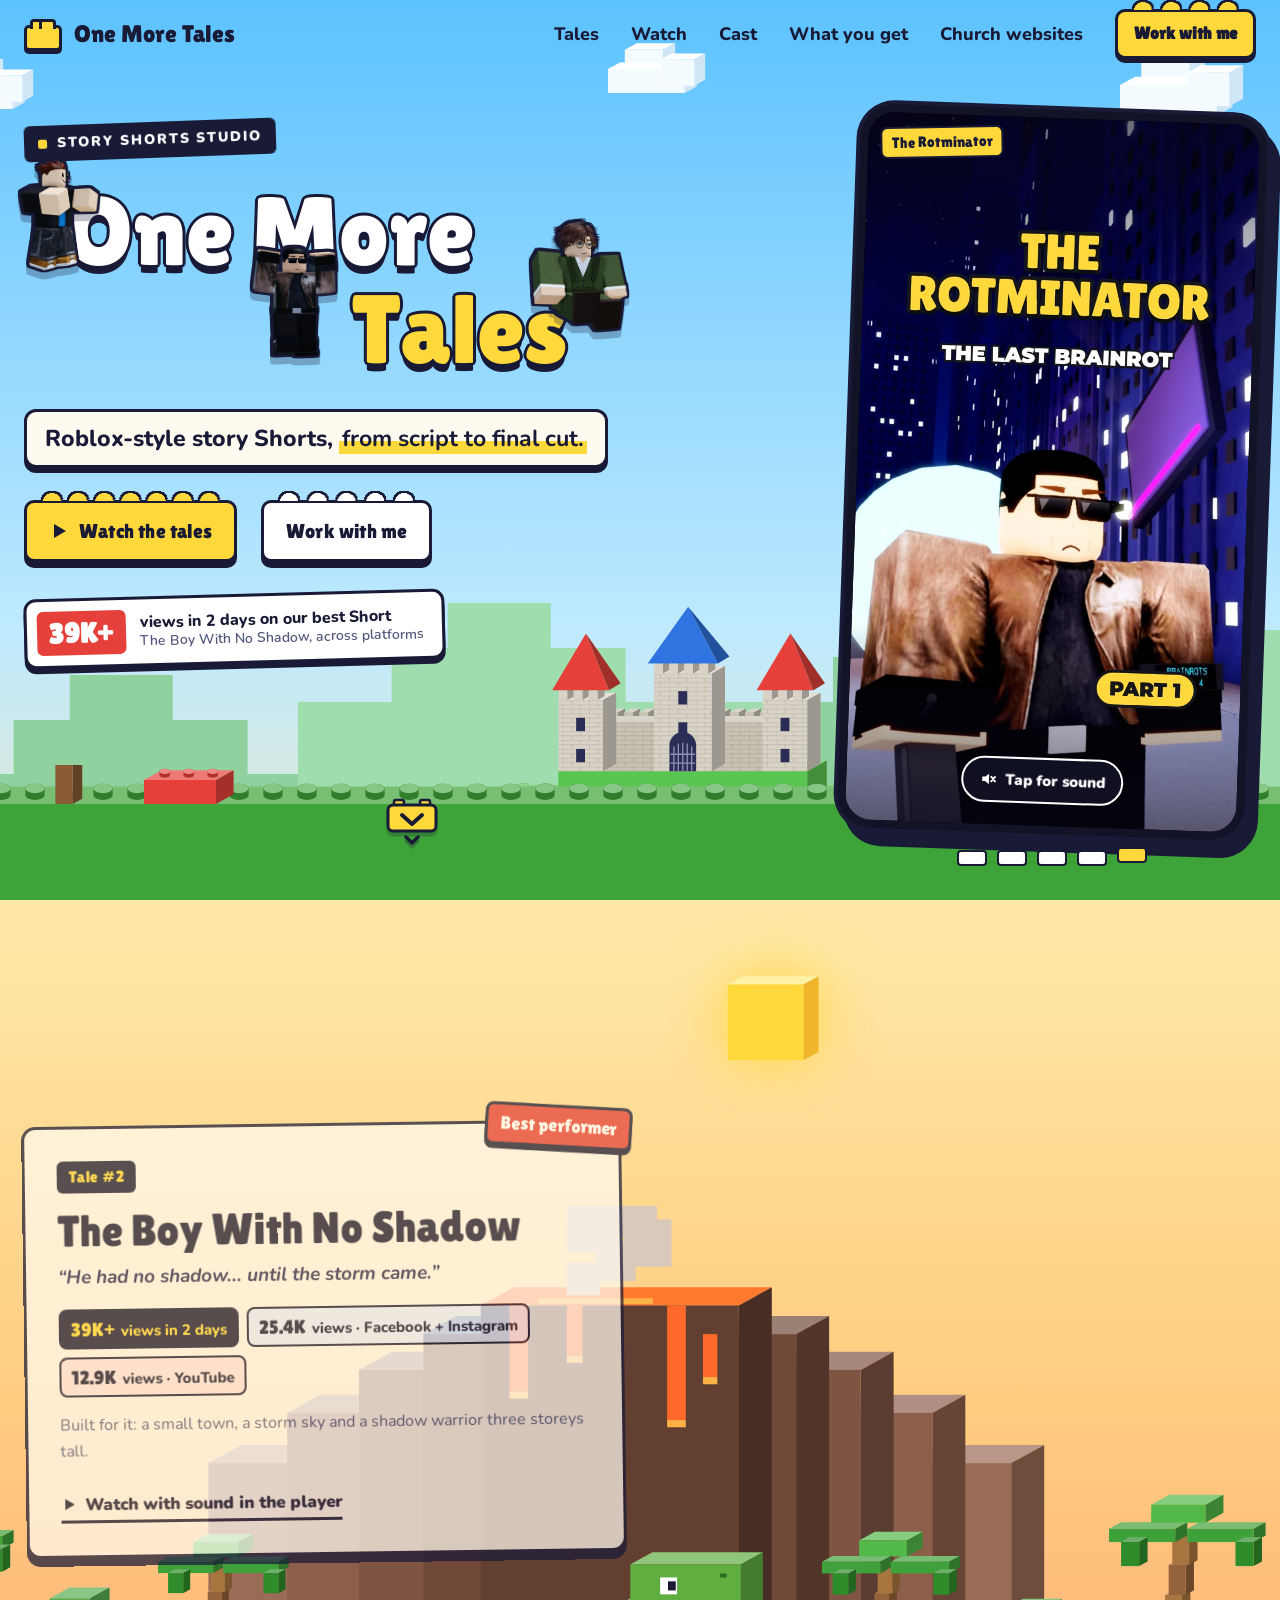
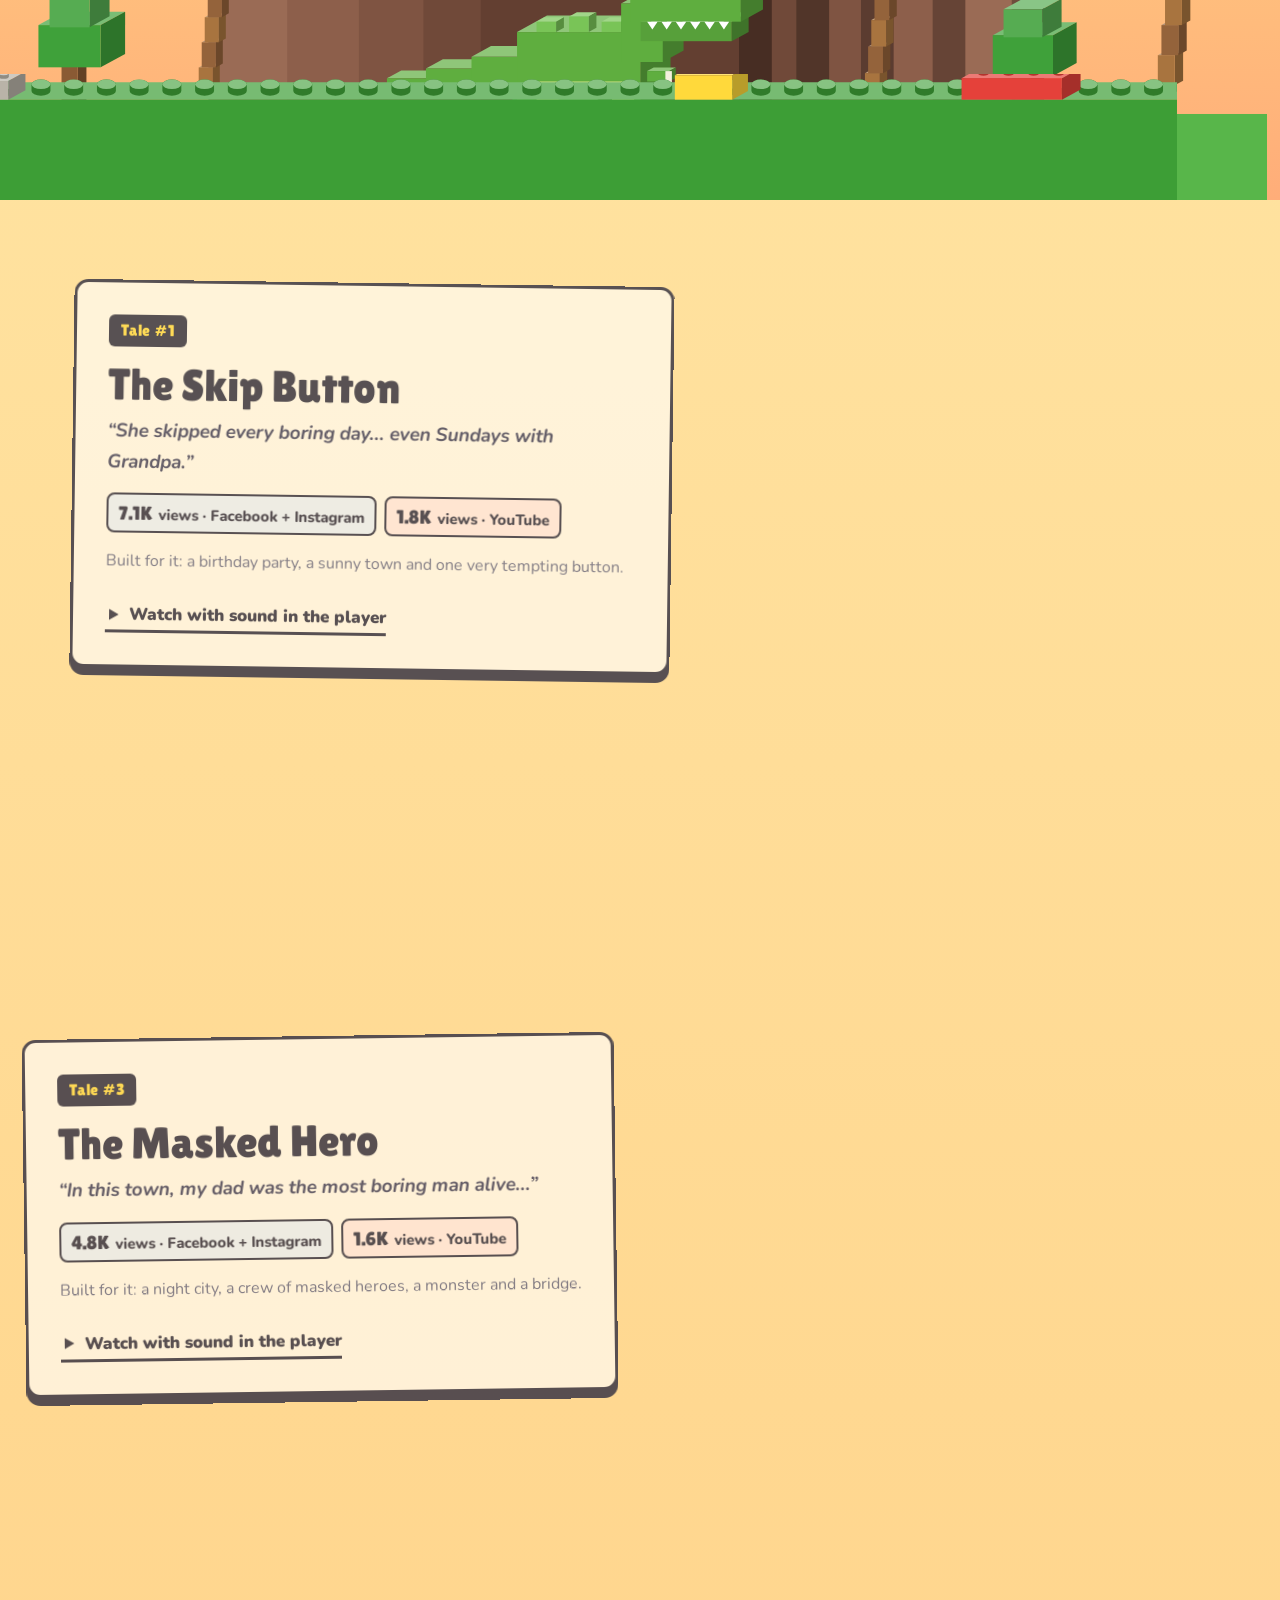
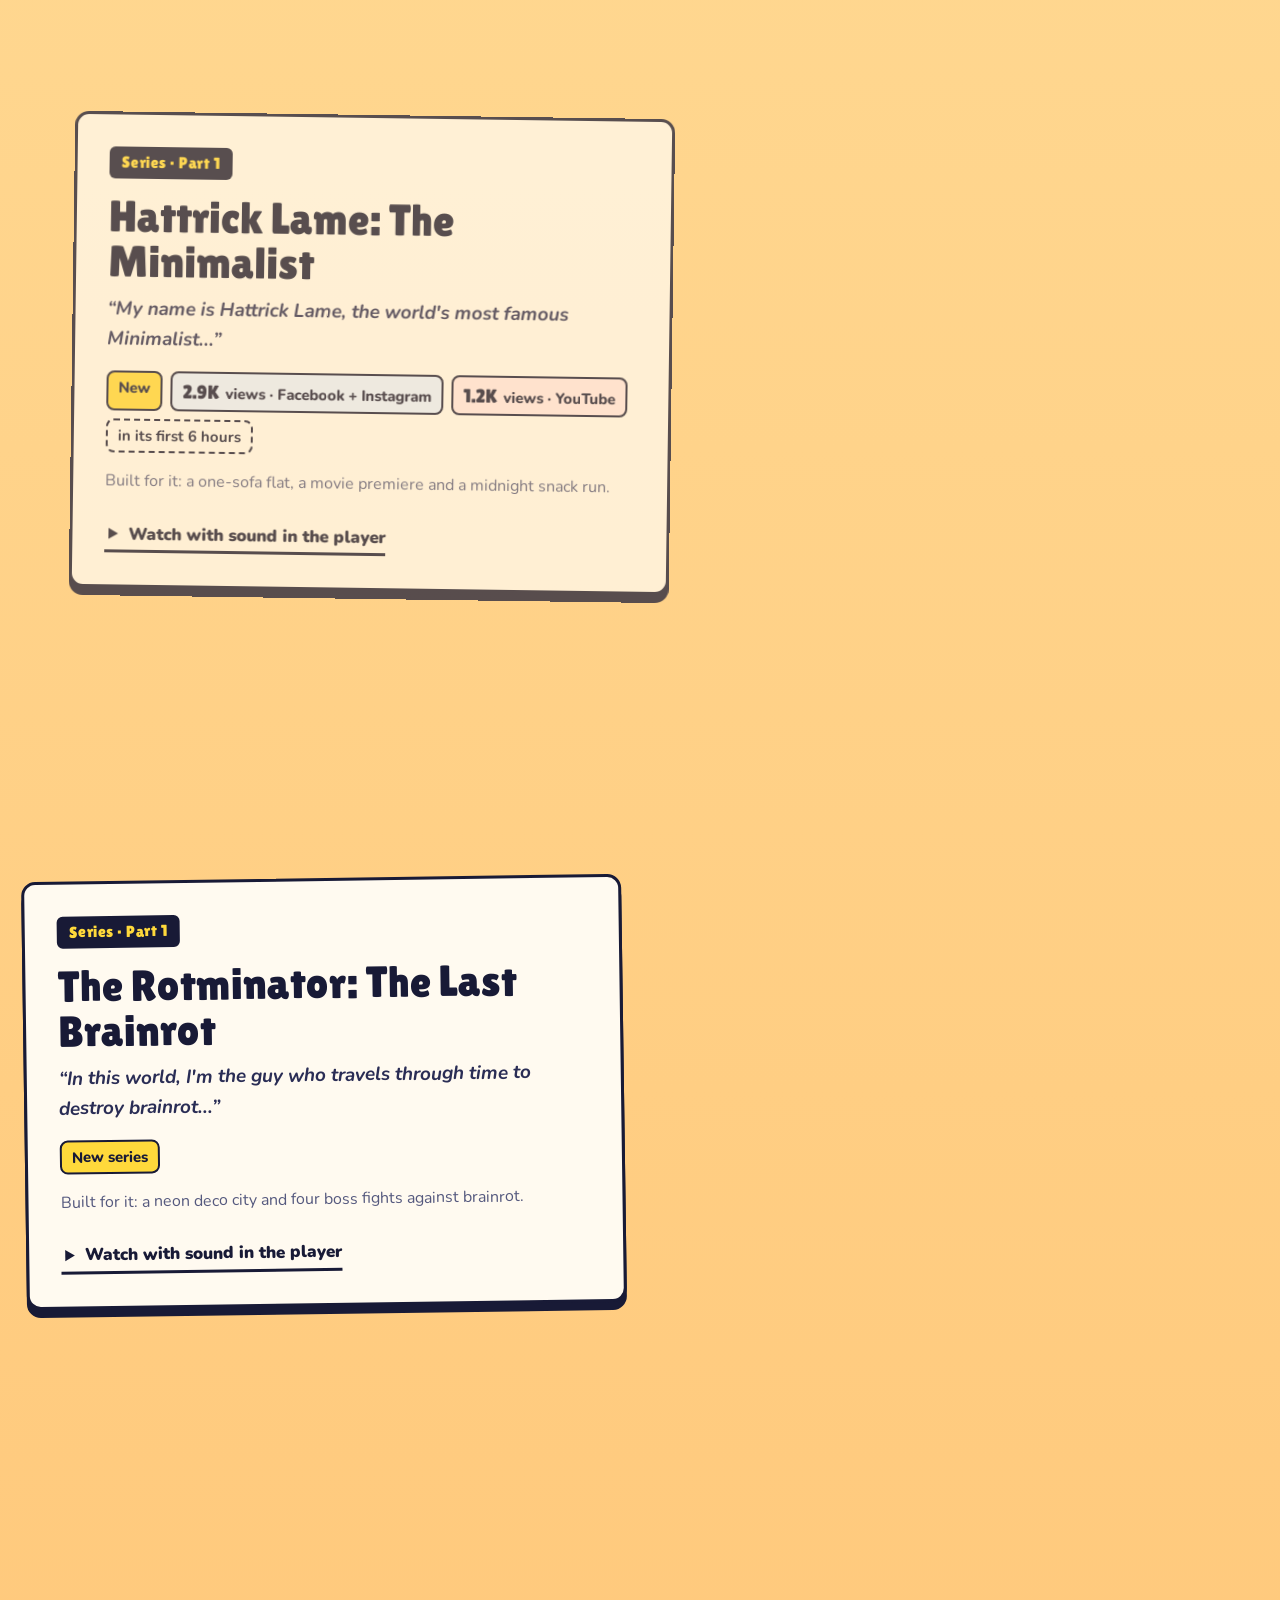
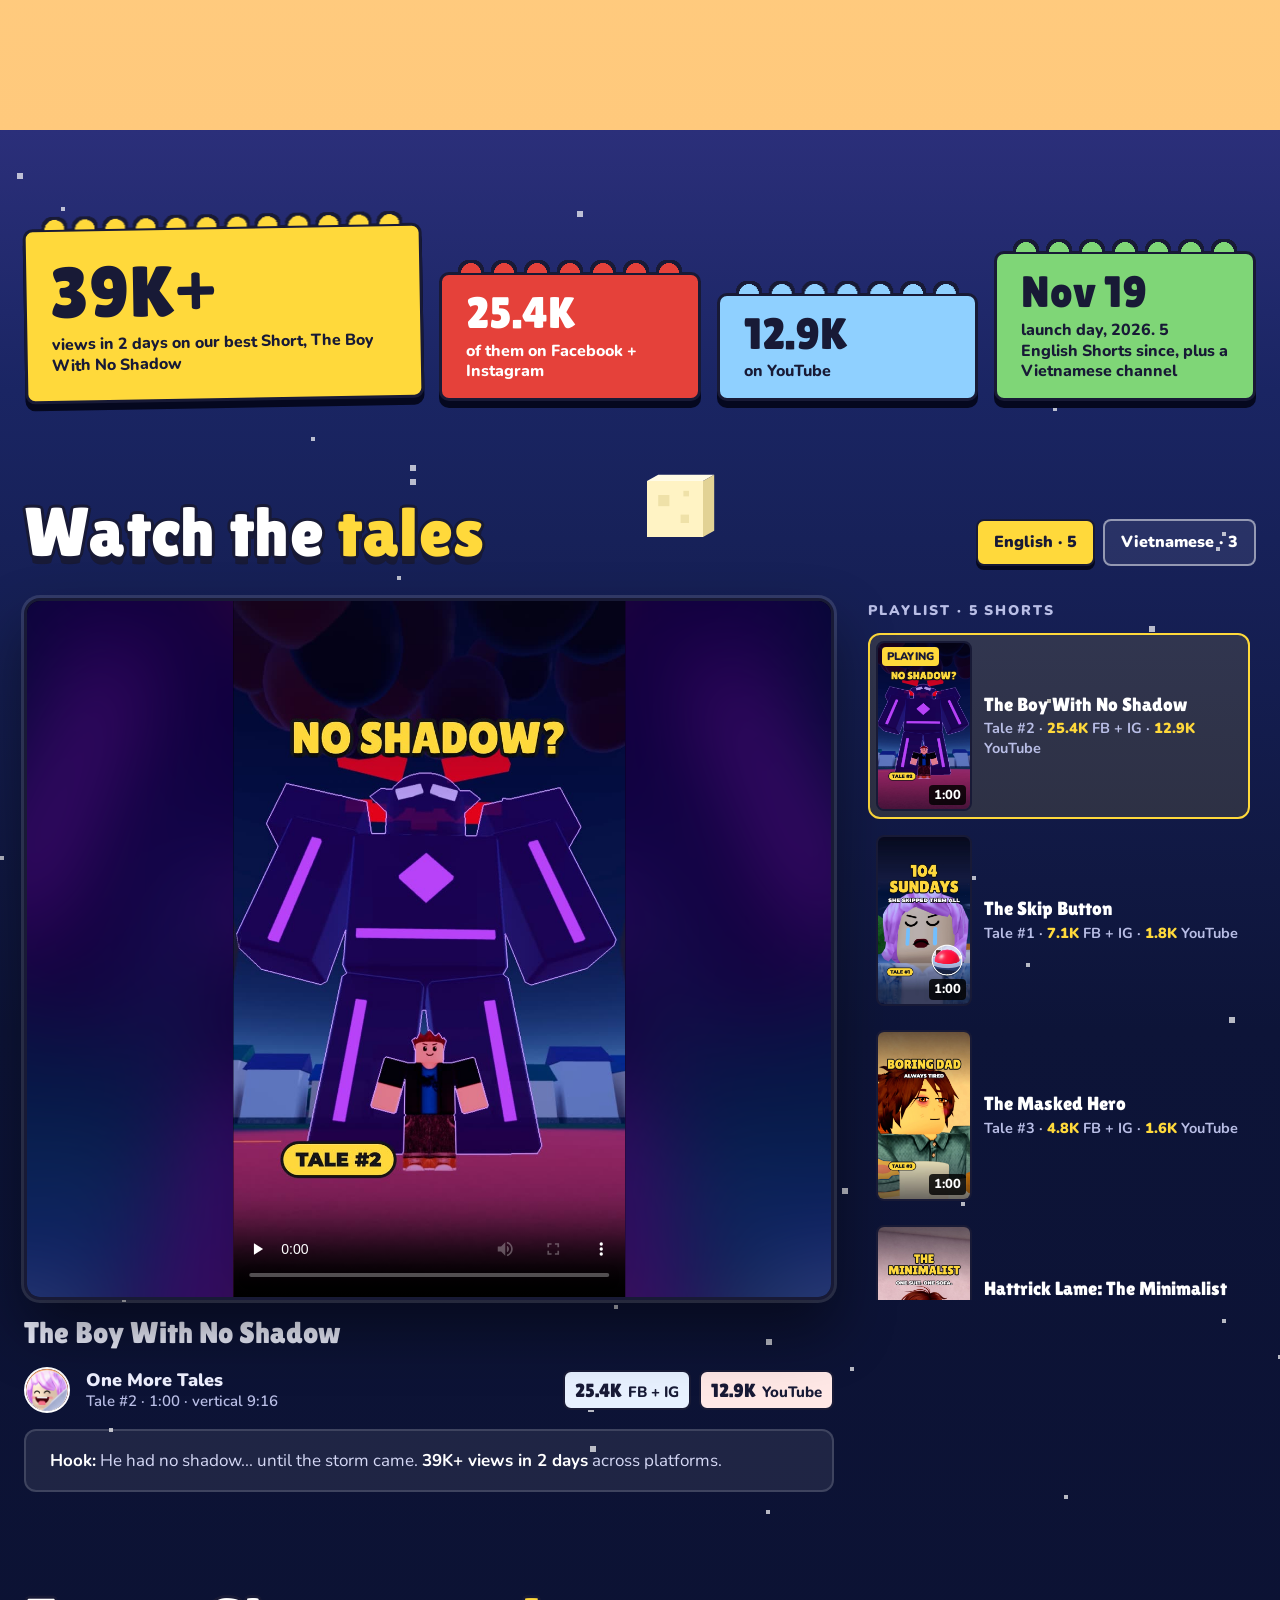
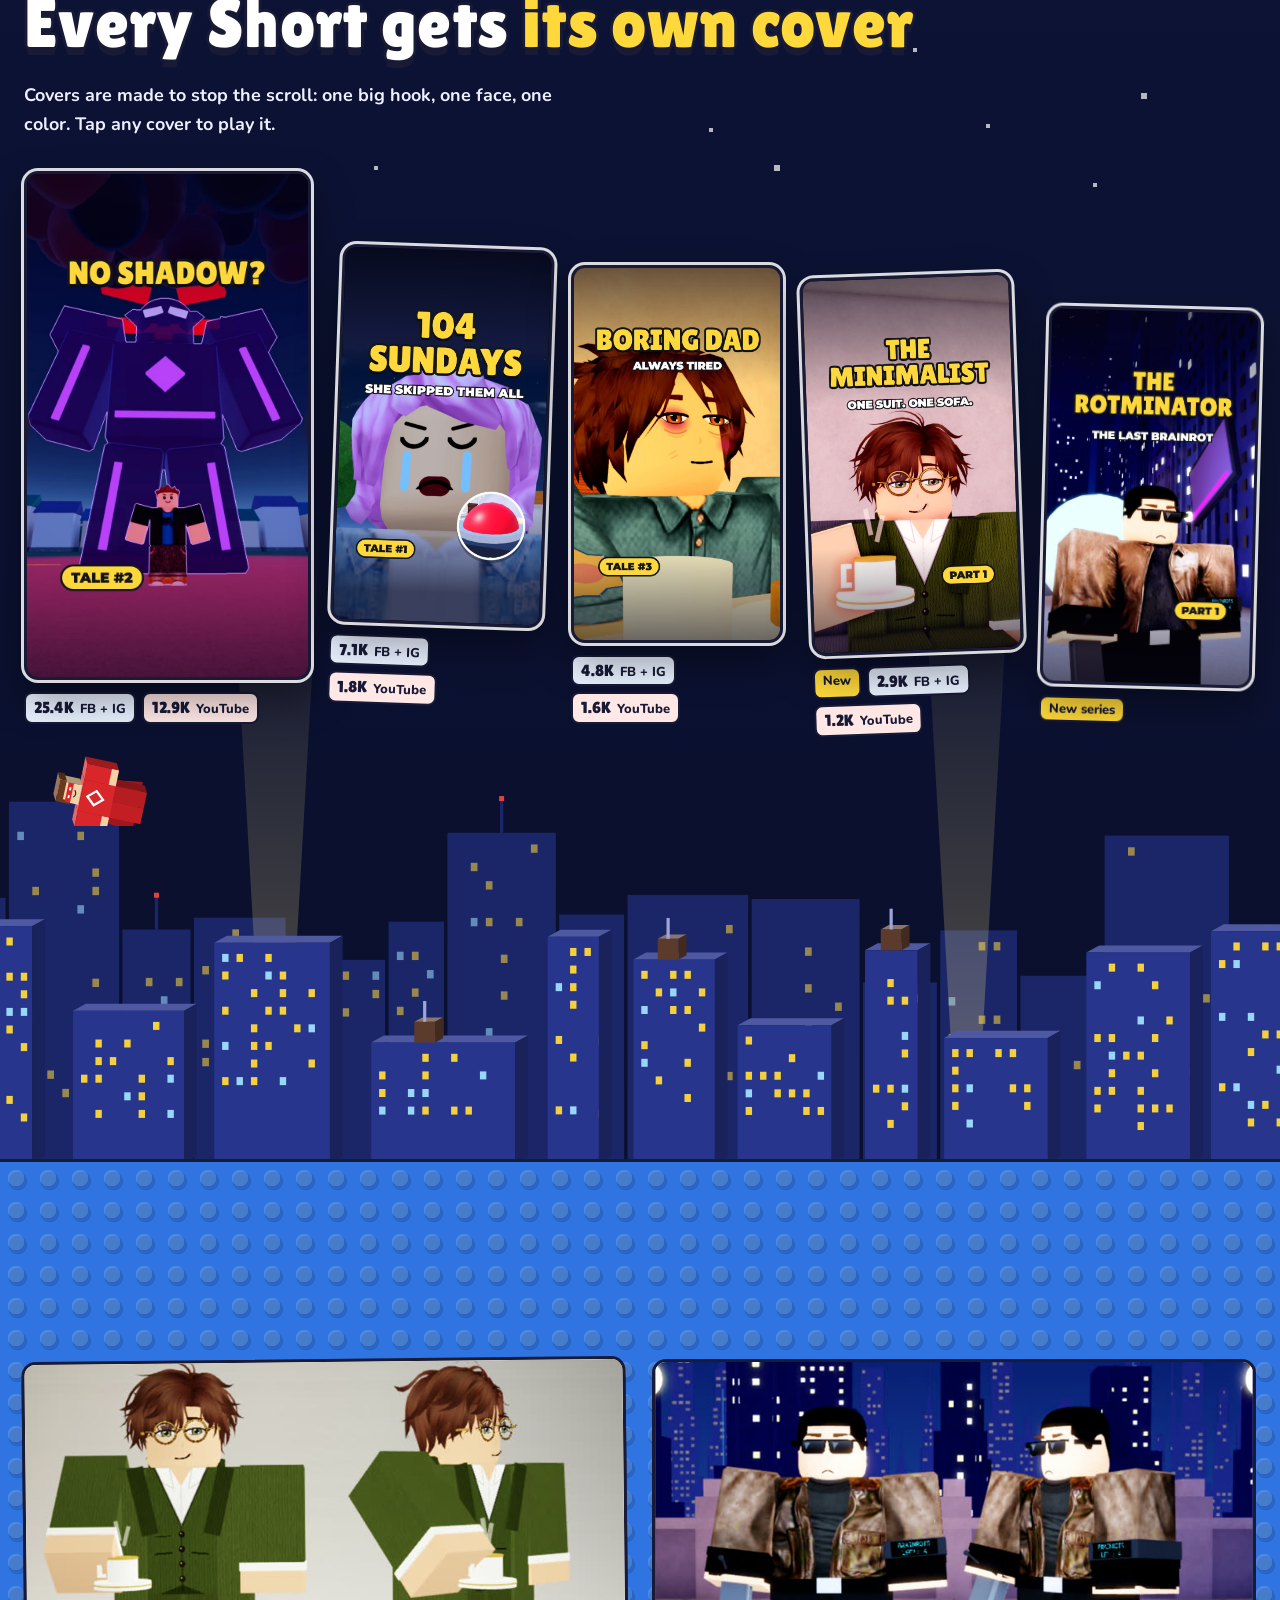
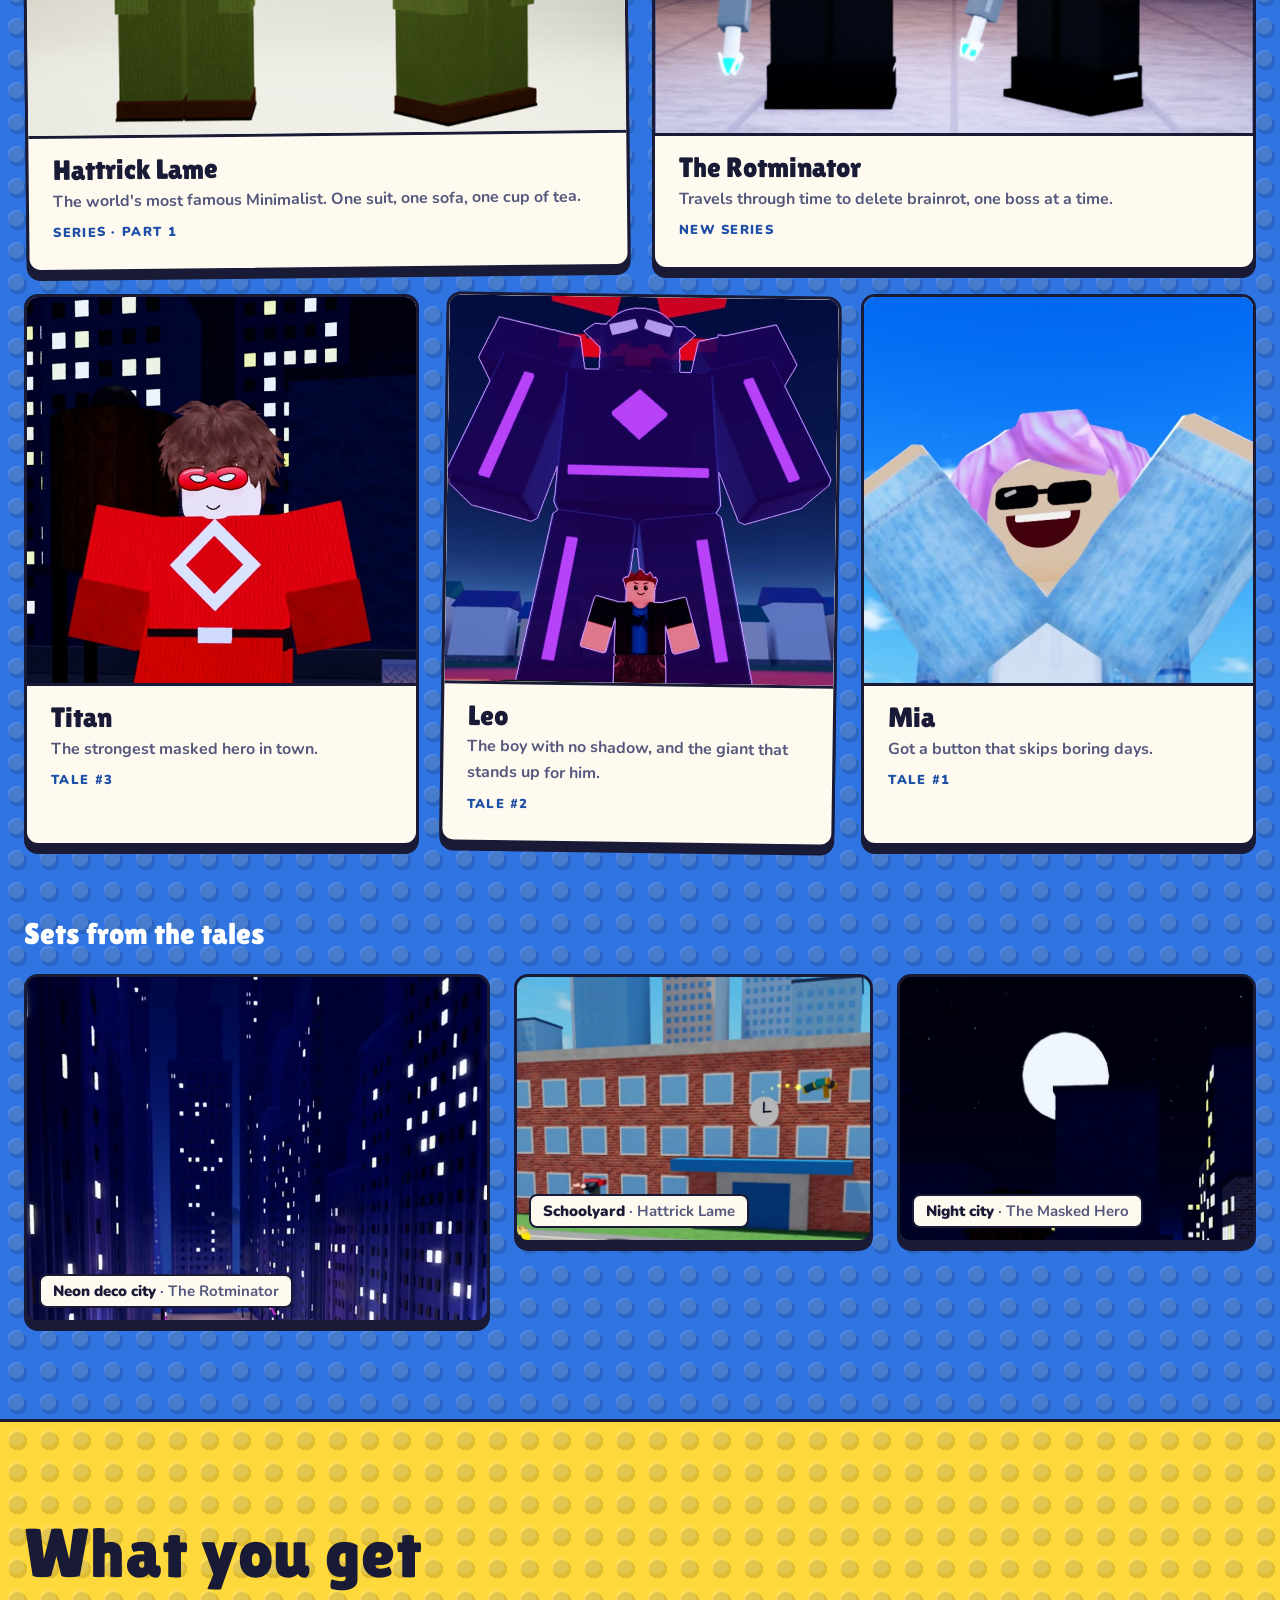
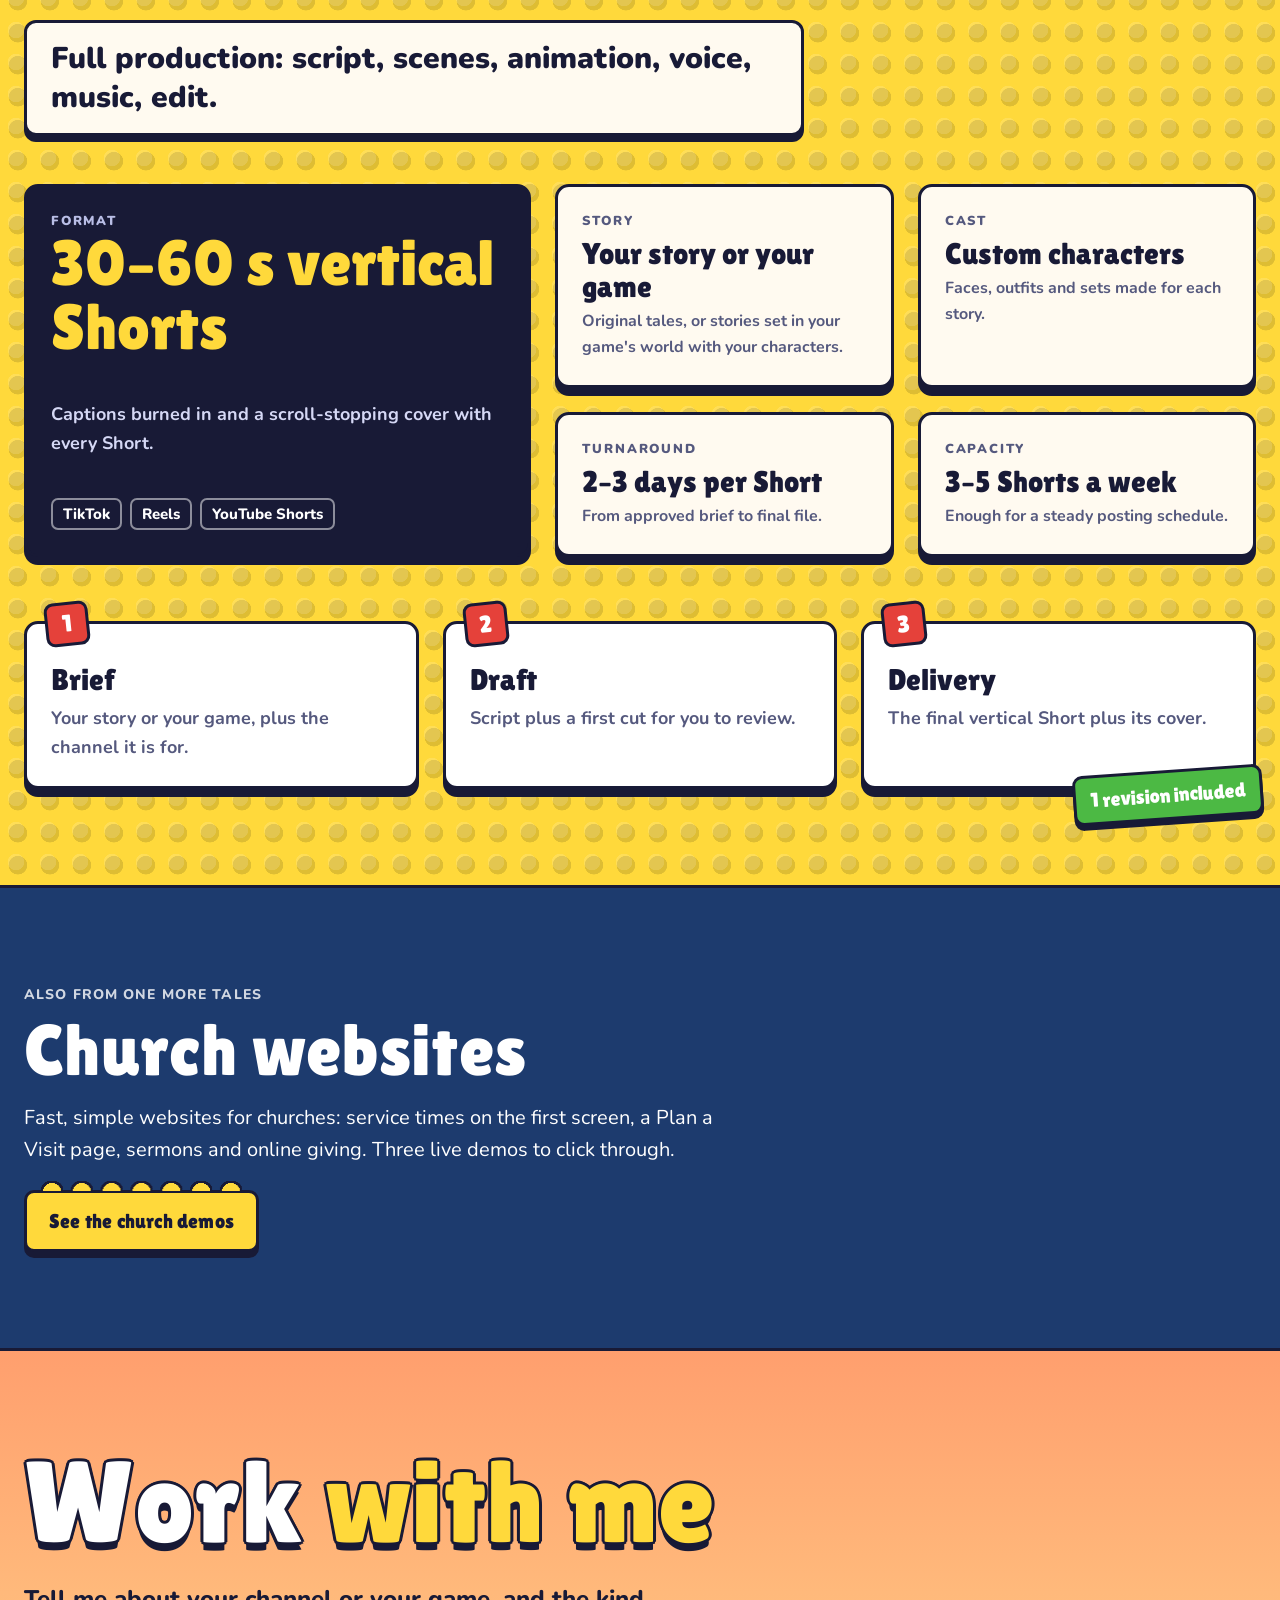
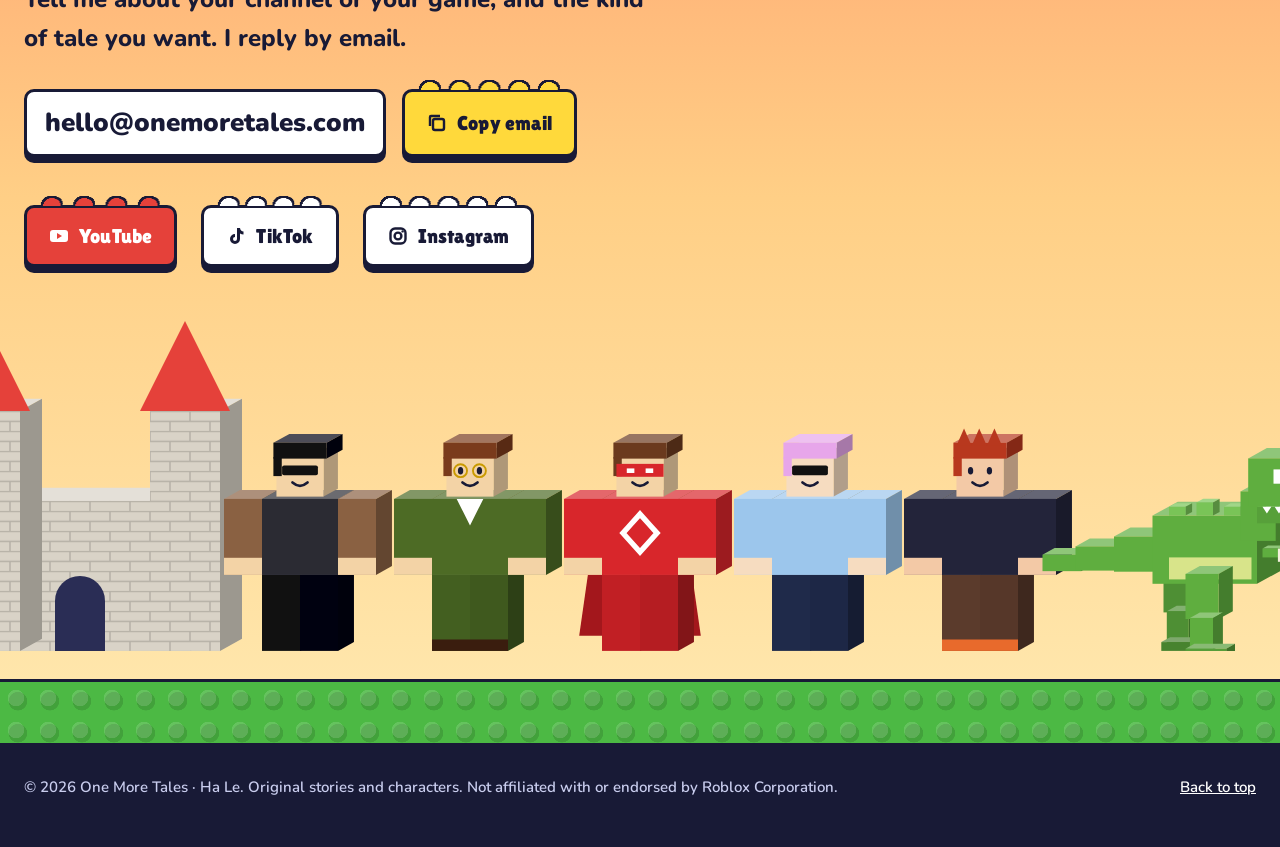
<file: index.html>
<!doctype html>
<html lang="en">
<head>
<meta charset="utf-8">
<meta name="viewport" content="width=device-width, initial-scale=1">
<title>One More Tales · Roblox-style story Shorts</title>
<meta name="description" content="One More Tales makes Roblox-style story Shorts, from script to final cut. 30 to 60 second vertical tales for TikTok, Reels and YouTube Shorts.">
<meta property="og:title" content="One More Tales · Roblox-style story Shorts">
<meta property="og:description" content="Story Shorts from script to final cut. Best Short: 39K+ views in 2 days.">
<meta property="og:image" content="https://onemoretales.com/img/og.jpg">
<meta property="og:type" content="website">
<meta name="twitter:card" content="summary_large_image">
<meta name="theme-color" content="#66c6ff">
<link rel="icon" type="image/png" href="favicon.png">
<link rel="preconnect" href="https://fonts.googleapis.com">
<link rel="preconnect" href="https://fonts.gstatic.com" crossorigin>
<link href="https://fonts.googleapis.com/css2?family=Lilita+One&family=Nunito:wght@400;600;700;800;900&display=swap" rel="stylesheet">
<link rel="preload" as="image" href="p/no-shadow.jpg">
<script>(function(){var d=document.documentElement;d.classList.add('js');try{if(!matchMedia('(prefers-reduced-motion: reduce)').matches&&!sessionStorage.getItem('omt-intro'))d.classList.add('intro-run')}catch(e){}setTimeout(function(){d.classList.add('title-safe')},5000)})();</script>
<style>
:root {
  --ink: #181a36; --ink2: #2a2d55; --paper: #fffaf0; --paper2: #f3ead6;
  --sun: #ffd93b; --sun-l: #ffe98a; --sun-d: #c99a00;
  --red: #e5413a; --red-d: #a8261f; --green: #4cb944; --green-d: #2c8a2a; --blue: #2f74e0; --blue-d: #1d4fa6;
  --sky1: #5cc2ff; --sky2: #bfeaff; --night: #0d1438; --night2: #1a2563;
  --mute: #55597e; --line: rgba(24, 26, 54, .14);
  --ease: cubic-bezier(.2, .8, .2, 1); --spring: cubic-bezier(.34, 1.56, .64, 1);
  --s1: 4px; --s2: 8px; --s3: 16px; --s4: 24px; --s5: 32px; --s6: 48px; --s7: 64px; --s8: 96px;
  --nav: 68px;
}
* { box-sizing: border-box; margin: 0; padding: 0; }
html { scroll-behavior: smooth; background: var(--sky1); }
body { background: var(--sky2); color: var(--ink); font-family: "Nunito", system-ui, sans-serif; font-size: 18px; line-height: 1.6; overflow-x: hidden; -webkit-font-smoothing: antialiased; }
a { color: inherit; }
img { display: block; max-width: 100%; }
button { font: inherit; color: inherit; }
.wrap { max-width: 1280px; margin: 0 auto; padding: 0 var(--s4); }
.disp { font-family: "Lilita One", "Nunito", system-ui, sans-serif; font-weight: 400; letter-spacing: .005em; }
:focus-visible { outline: 3px solid var(--ink); outline-offset: 3px; border-radius: 6px; box-shadow: 0 0 0 6px var(--sun); }
.sr { position: absolute; width: 1px; height: 1px; overflow: hidden; clip: rect(0 0 0 0); white-space: nowrap; }
section { position: relative; scroll-margin-top: var(--nav); }
.art { position: absolute; pointer-events: none; }
.art svg { display: block; width: 100%; height: 100%; }

/* stud baseplate */
.studs { background-color: var(--c, var(--blue)); background-image: radial-gradient(circle at 50% 50%, rgba(255,255,255,.14) 0 8px, transparent 8.5px), radial-gradient(circle at 56% 60%, rgba(0,0,0,.13) 0 9px, transparent 9.5px); background-size: 32px 32px; }

/* outlined cartoon title, matches the covers */
.toon { color: #fff; text-shadow: 3px 0 0 var(--ink), -3px 0 0 var(--ink), 0 3px 0 var(--ink), 0 -3px 0 var(--ink), 2px 2px 0 var(--ink), -2px 2px 0 var(--ink), 2px -2px 0 var(--ink), -2px -2px 0 var(--ink), 0 8px 0 var(--ink); }
.toon.y { color: var(--sun); }

/* brick buttons */
.brick { position: relative; display: inline-flex; align-items: center; gap: 10px; border: 3px solid var(--ink); border-radius: 10px; background: var(--sun); color: var(--ink); font-family: "Lilita One", system-ui, sans-serif; font-size: 20px; letter-spacing: .01em; text-decoration: none; padding: 12px 22px; cursor: pointer; box-shadow: 0 6px 0 var(--ink); transition: transform .15s var(--ease), box-shadow .15s var(--ease), background .15s; }
.brick::before { content: ""; position: absolute; left: 12px; right: 12px; top: -10px; height: 8px; background: radial-gradient(ellipse 9px 8px at 50% 100%, var(--bc, var(--sun)) 0 98%, transparent 100%) 0 0 / 26px 8px space no-repeat; filter: drop-shadow(0 -2px 0 var(--ink)) drop-shadow(2px 0 0 var(--ink)) drop-shadow(-2px 0 0 var(--ink)); }
.brick:hover { transform: translateY(-3px); box-shadow: 0 9px 0 var(--ink); }
.brick:active { transform: translateY(5px); box-shadow: 0 1px 0 var(--ink); transition-duration: .06s; }
.brick.w { background: #fff; --bc: #fff; }
.brick.r { background: var(--red); --bc: var(--red); color: #fff; }
.brick svg { width: 20px; height: 20px; flex: none; }

/* nav */
nav { position: fixed; top: 0; left: 0; right: 0; z-index: 60; height: var(--nav); display: flex; align-items: center; justify-content: space-between; gap: var(--s3); padding: 0 var(--s4); transition: background .25s, box-shadow .25s; }
nav.solid { background: rgba(255, 250, 240, .92); backdrop-filter: blur(12px); -webkit-backdrop-filter: blur(12px); box-shadow: 0 3px 0 var(--ink); }
.logo { display: flex; align-items: center; gap: 12px; text-decoration: none; font-family: "Lilita One", system-ui, sans-serif; font-size: 24px; white-space: nowrap; }
.mark { position: relative; width: 38px; height: 26px; margin-top: 8px; background: var(--sun); border: 3px solid var(--ink); border-radius: 5px; box-shadow: 0 3px 0 var(--ink); }
.mark::before, .mark::after { content: ""; position: absolute; top: -9px; width: 11px; height: 7px; background: var(--sun); border: 3px solid var(--ink); border-bottom: 0; border-radius: 4px 4px 0 0; }
.mark::before { left: 3px; } .mark::after { right: 3px; }
nav .links { display: flex; align-items: center; gap: var(--s5); font-weight: 800; }
nav .links a:not(.brick) { text-decoration: none; padding: 6px 0; background: linear-gradient(var(--ink), var(--ink)) 0 100% / 0 3px no-repeat; transition: background-size .2s var(--ease); }
nav .links a:not(.brick):hover { background-size: 100% 3px; }
nav .brick { font-size: 17px; padding: 8px 16px; box-shadow: 0 4px 0 var(--ink); }
@media (max-width: 860px) { nav .links a:not(.brick) { display: none; } .logo { font-size: 21px; } nav { padding: 0 var(--s3); } }

/* ===== TALES: castle hill hero + dino valley with pinned phone ===== */
.tales { background: linear-gradient(180deg, var(--sky1) 0, var(--sky2) 70svh, #ffe7a6 120svh, #ffc97c 100%); overflow: clip; }
.bd-castle { left: 0; right: 0; top: 0; height: 100svh; overflow: hidden; }
.bd-castle > div { position: absolute; left: 0; right: 0; }
.bd-castle .clouds { top: 2svh; height: 22svh; }
.bd-castle .far { bottom: 0; height: 52svh; }
.bd-castle .castle { bottom: 0; height: 64svh; }
.bd-castle .near { bottom: 0; height: 15svh; }
.bd-dino-wrap { left: 0; right: 0; top: 100svh; bottom: 0; }
.bd-dino { position: sticky; top: 0; height: 100svh; overflow: hidden; background: linear-gradient(180deg, #ffe9a8 0%, #ffcd80 55%, #ffad79 100%); }
.bd-dino > div { position: absolute; left: -6%; right: -6%; bottom: 0; }
.bd-dino .sun { left: auto; right: auto; inset: 7svh auto auto 56%; width: 12svh; height: 12svh; }
.bd-dino .sun svg { filter: drop-shadow(0 0 28px rgba(255, 217, 59, .9)); }
.bd-dino .volc { height: 66svh; }
.bd-dino .jungle { height: 52svh; }
.bd-dino .rexl { height: 46svh; left: 0; right: 0; }
.bd-dino .ground { height: 14svh; }
.rexwalk { animation: rexwalk 46s linear infinite; }
.rexbob { animation: rexbob .9s ease-in-out infinite alternate; transform-box: fill-box; }
.rexjaw { animation: jaw 4.6s ease-in-out infinite; transform-box: fill-box; transform-origin: 0% 0%; }
.legA { animation: legA .9s ease-in-out infinite alternate; transform-box: fill-box; transform-origin: 50% 0%; }
.legB { animation: legA .9s ease-in-out infinite alternate-reverse; transform-box: fill-box; transform-origin: 50% 0%; }
@keyframes rexwalk { from { transform: translateX(-520px); } to { transform: translateX(2100px); } }
@keyframes rexbob { to { transform: translateY(-6px); } }
@keyframes jaw { 0%, 70%, 100% { transform: rotate(0); } 78%, 90% { transform: rotate(14deg); } }
@keyframes legA { from { transform: rotate(-12deg); } to { transform: rotate(12deg); } }
.smoke rect { animation: smoke 6s ease-out infinite; transform-box: fill-box; }
@keyframes smoke { from { transform: translateY(0) scale(.6); opacity: .85; } to { transform: translateY(-140px) scale(1.4); opacity: 0; } }
.drift { animation: drift 70s ease-in-out infinite alternate; }
@keyframes drift { to { transform: translateX(-160px); } }

.tgrid { position: relative; z-index: 2; display: grid; grid-template-columns: minmax(0, 1fr) auto; column-gap: var(--s7); }
.intro { grid-column: 1; min-height: 100svh; padding-top: calc(var(--nav) + 6svh); padding-bottom: 34svh; }
.kicker { display: inline-flex; align-items: center; gap: 10px; background: var(--ink); color: #fff; font-weight: 900; font-size: 14px; letter-spacing: .14em; text-transform: uppercase; padding: 7px 14px; border-radius: 6px; transform: rotate(var(--r, 0deg)); }
.kicker i { width: 9px; height: 9px; background: var(--sun); border-radius: 2px; }
.title { position: relative; font-size: clamp(52px, 7.6vw, 112px); line-height: 1; margin: var(--s4) 0 var(--s5); padding-left: .42em; letter-spacing: 0; }
.title .ln { display: block; white-space: nowrap; }
.title .l2 { margin-left: 2.9em; color: var(--sun); }
.title .lt { display: inline-block; }
.title .hc { position: absolute; z-index: 3; height: auto; max-width: none; pointer-events: none; filter: drop-shadow(2.5px 0 0 var(--ink)) drop-shadow(-2.5px 0 0 var(--ink)) drop-shadow(0 2.5px 0 var(--ink)) drop-shadow(0 -2.5px 0 var(--ink)) drop-shadow(0 7px 0 rgba(24, 26, 54, .28)); }
html.js .title .lt:not(.in), html.js .title .hc:not(.in) { opacity: 0; }
html.title-safe .title .lt, html.title-safe .title .hc { opacity: 1; }
.title .lt.in, .title .hc.in { animation: snap .56s var(--ease) both; animation-delay: calc(var(--i, 0) * 42ms); }
.title .hc.in { animation-delay: calc(var(--i, 0) * 130ms); }
.introfx { position: absolute; inset: 0; z-index: 4; pointer-events: none; }
.wallfx { position: absolute; }
.wallfx i { position: absolute; background: #e5413a; border: 2px solid #8f231d; border-radius: 3px; box-shadow: inset 0 -5px 0 rgba(0, 0, 0, .16), inset 0 4px 0 rgba(255, 255, 255, .22); will-change: transform, opacity; }
.wallfx i.y { background: #ffd93b; border-color: #a77d00; } .wallfx i.b { background: #2f74e0; border-color: #1a4594; }
.wallfx.smash i { animation: fly .78s cubic-bezier(.2, .7, .35, 1) forwards; animation-delay: var(--dl, 0ms); }
@keyframes fly { 0% { transform: none; opacity: 1; } 35% { transform: translate(calc(var(--dx) * .45), calc(var(--dy) * .25 - 70px)) rotate(calc(var(--rt) * .4)); opacity: 1; } 75% { opacity: 1; } 100% { transform: translate(var(--dx), var(--dy)) rotate(var(--rt)); opacity: 0; } }
.rexfx { position: absolute; left: 0; will-change: transform, opacity; }
.rexfx svg { display: block; width: 100%; height: 100%; overflow: visible; }
.rexfx.walk { animation: rexin .78s cubic-bezier(.45, 0, .85, .55) forwards; }
.rexfx.out { animation: rexout 1.05s cubic-bezier(.2, .6, .4, 1) forwards; }
@keyframes rexin { from { transform: translateX(var(--x0)); } to { transform: translateX(var(--x1)); } }
@keyframes rexout { from { transform: translateX(var(--x1)); opacity: 1; } 65% { opacity: 1; } to { transform: translateX(var(--x2)); opacity: 0; } }
.skipfx { position: absolute; right: -6px; top: -10px; z-index: 5; pointer-events: auto; background: var(--paper); color: var(--ink); text-shadow: none; font-family: "Nunito", system-ui, sans-serif; font-weight: 900; font-size: 14px; line-height: 1.2; letter-spacing: 0; border: 2.5px solid var(--ink); border-radius: 999px; padding: 4px 12px; cursor: pointer; box-shadow: 0 3px 0 var(--ink); }
.rexv { position: absolute; z-index: 4; left: 0; top: 0; height: auto; max-width: none; pointer-events: none; opacity: 0; transition: opacity .22s linear; -webkit-mask-image: linear-gradient(90deg, #000 76%, transparent 97%); mask-image: linear-gradient(90deg, #000 76%, transparent 97%); }
.rexv.on { opacity: 1; } .rexv.gone { opacity: 0; transition-duration: .3s; }
.cue { position: absolute; z-index: 3; left: 30%; top: calc(100svh - 104px); width: 56px; height: 56px; display: grid; place-items: center; animation: hop 1.3s var(--ease) infinite; }
.cue svg { width: 56px; height: 56px; filter: drop-shadow(0 4px 0 rgba(24, 26, 54, .25)); }
.pitch { display: inline-block; max-width: 100%; font-size: clamp(19px, 1.8vw, 24px); font-weight: 800; line-height: 1.45; background: var(--paper); border: 3px solid var(--ink); border-radius: 12px; padding: 10px 18px; box-shadow: 0 5px 0 var(--ink); }
.pitch b { background: linear-gradient(transparent 58%, var(--sun) 58%); padding: 0 3px; -webkit-box-decoration-break: clone; box-decoration-break: clone; }
.ctas { display: flex; gap: var(--s4); flex-wrap: wrap; margin-top: var(--s5); }
.intro .proof { display: flex; width: fit-content; }
.proof { display: inline-flex; align-items: center; gap: 14px; margin-top: var(--s5); background: #fff; border: 3px solid var(--ink); border-radius: 12px; padding: 10px 18px 10px 10px; box-shadow: 0 5px 0 var(--ink); transform: rotate(var(--r, 0deg)); }
.proof .num { background: var(--red); color: #fff; font-family: "Lilita One", system-ui, sans-serif; font-size: 28px; line-height: 1; padding: 8px 12px; border-radius: 6px; }
.proof span { font-weight: 800; line-height: 1.25; font-size: 16px; }
.proof small { display: block; font-weight: 600; color: var(--mute); font-size: 14px; }
@keyframes hop { 0%, 100% { transform: translateY(0); } 50% { transform: translateY(7px); } }

.pin { grid-column: 2; grid-row: 1 / span 2; align-self: start; position: sticky; top: calc(var(--nav) + 20px); height: calc(100svh - var(--nav) - 40px); display: flex; flex-direction: column; align-items: center; justify-content: center; gap: var(--s3); padding-top: var(--s2); }
.band-art, .sticker { display: none; }
.sticker { position: absolute; z-index: 6; right: 10px; top: 18px; width: 92px; background: var(--red); color: #fff; border: 3px solid var(--ink); border-radius: 10px; box-shadow: 0 4px 0 var(--ink); padding: 6px 6px 7px; text-align: center; transform: rotate(5deg); line-height: 1.1; }
.sticker b { display: block; font-family: "Lilita One", system-ui, sans-serif; font-weight: 400; font-size: 25px; }
.sticker span { display: block; font-size: 11.5px; font-weight: 900; }
.phone { position: relative; height: min(100% - 60px, 760px); aspect-ratio: 9 / 16; border-radius: 34px; background: #000; border: 8px solid #121326; box-shadow: 0 0 0 4px var(--ink), 10px 14px 0 4px var(--ink); transform: rotate(2deg); overflow: hidden; }
.phone video { position: absolute; inset: 0; width: 100%; height: 100%; object-fit: cover; }
.phone .tag { position: absolute; z-index: 3; left: 12px; top: 12px; background: var(--sun); border: 2.5px solid var(--ink); border-radius: 7px; font-family: "Lilita One", system-ui, sans-serif; font-size: 15px; padding: 2px 9px; transform: rotate(-3deg); }
.phone .bar { position: absolute; z-index: 3; left: 0; bottom: 0; height: 5px; width: 0; background: var(--sun); }
.snd { position: absolute; z-index: 4; left: 50%; bottom: 22px; translate: -50% 0; display: inline-flex; align-items: center; gap: 8px; white-space: nowrap; background: rgba(18, 19, 38, .86); color: #fff; border: 2.5px solid #fff; border-radius: 999px; padding: 9px 16px; font-weight: 900; font-size: 15px; cursor: pointer; transition: transform .15s var(--ease), background .15s; }
.snd:hover { transform: scale(1.05); } .snd:active { transform: scale(.96); }
.snd svg { width: 18px; height: 18px; }
.snd.on { background: var(--sun); color: var(--ink); border-color: var(--ink); }
.phone .tapzone { position: absolute; inset: 0; z-index: 2; cursor: pointer; background: none; border: 0; }
.wipe { position: absolute; inset: 0; z-index: 5; display: grid; grid-template-columns: repeat(5, 1fr); grid-template-rows: repeat(9, 1fr); pointer-events: none; }
.wipe i { background: var(--sun); transform: scale(0); border: 1.5px solid rgba(24, 26, 54, .35); }
.wipe.go i { animation: blk .52s var(--ease) both; animation-delay: calc(var(--d) * 16ms); }
@keyframes blk { 0% { transform: scale(0); } 40%, 55% { transform: scale(1.02); } 100% { transform: scale(0); } }
.pips { display: flex; gap: 10px; }
.pips button { width: 30px; height: 16px; border: 2.5px solid var(--ink); border-radius: 4px; background: #fff; cursor: pointer; padding: 0; transition: background .2s, transform .2s var(--spring); position: relative; }
.pips button::after { content: ""; position: absolute; inset: -14px -6px; }
.pips button[aria-current="true"] { background: var(--sun); transform: translateY(-3px); }

.chapters { grid-column: 1; padding-bottom: 30svh; }
.ch { min-height: 82svh; display: flex; align-items: center; }
.tile { position: relative; background: var(--paper); border: 3px solid var(--ink); border-radius: 14px; box-shadow: 0 8px 0 var(--ink); padding: var(--s5); max-width: 600px; transition: transform .3s var(--ease), opacity .3s; }
.tile { transform: rotate(var(--r, 0deg)); }
.ch:nth-child(2n) .tile { --r: .8deg; margin-left: var(--s6); }
.ch:nth-child(2n+1) .tile { --r: -.8deg; }
.ch:not(.act) .tile.in { opacity: .72; }
.tile .ep { display: inline-block; background: var(--ink); color: var(--sun); font-family: "Lilita One", system-ui, sans-serif; font-size: 16px; padding: 3px 12px; border-radius: 6px; letter-spacing: .03em; }
.tile .ribbon { position: absolute; right: -14px; top: -18px; background: var(--red); color: #fff; border: 3px solid var(--ink); border-radius: 8px; font-family: "Lilita One", system-ui, sans-serif; font-size: 18px; padding: 4px 12px; transform: rotate(4deg); box-shadow: 0 4px 0 var(--ink); }
.tile h3 { font-family: "Lilita One", system-ui, sans-serif; font-weight: 400; font-size: clamp(30px, 3.4vw, 46px); line-height: 1.05; margin: var(--s3) 0 var(--s2); }
.tile .hook { font-size: 19px; font-weight: 700; font-style: italic; color: var(--ink2); }
.tile .inside { color: var(--mute); font-size: 16px; margin-top: var(--s3); }
.views { display: flex; gap: var(--s2); flex-wrap: wrap; margin-top: var(--s3); }
.vb { display: inline-flex; align-items: baseline; gap: 6px; border: 2.5px solid var(--ink); border-radius: 8px; padding: 3px 10px; font-weight: 800; font-size: 15px; background: #fff; white-space: nowrap; }
.vb b { font-family: "Lilita One", system-ui, sans-serif; font-weight: 400; font-size: 19px; }
.vb.meta { background: #e8f1ff; } .vb.yt { background: #ffe8e6; } .vb.new { background: var(--sun); } .vb.tot { background: var(--ink); color: var(--sun); border-color: var(--ink); }
.vb.note { border-style: dashed; background: transparent; font-weight: 700; }
.linkbtn { display: inline-flex; align-items: center; gap: 8px; margin-top: var(--s4); background: none; border: 0; border-bottom: 3px solid var(--ink); font-weight: 900; font-size: 17px; cursor: pointer; padding: 2px 0; transition: gap .15s var(--ease); }
.linkbtn:hover { gap: 14px; }

@media (max-width: 900px) {
  .tgrid { grid-template-columns: 1fr; padding: 0; }
  .intro { min-height: 0; padding: calc(var(--nav) + 14px) var(--s3) var(--s3); }
  .intro .kicker { display: none; }
  .title { font-size: calc((100vw - 32px) / 6.3); margin: 22px 0 var(--s4); }
  .pitch { font-size: 17px; padding: 8px 12px; }
  .cue, .bd-castle .clouds { display: none; }
  .ctas { gap: var(--s3); margin-top: var(--s4); } .ctas .brick { font-size: 17px; padding: 9px 14px; }
  .intro .proof { display: none; }
  .pin { grid-column: 1; grid-row: auto; top: var(--nav); height: auto; z-index: 5; padding: 14px 0 10px; gap: 10px; background: linear-gradient(180deg, var(--sky2), #d7f2ff); border-block: 3px solid var(--ink); }
  .sticker { display: block; }
  .band-art { display: block; position: absolute; inset: 0; overflow: hidden; z-index: -1; }
  .band-art .bl { position: absolute; left: 0; bottom: 0; height: 64%; width: 34%; }
  .band-art .br { position: absolute; right: 0; bottom: 0; height: 58%; width: 34%; }
  .band-art .bg { position: absolute; left: 0; right: 0; bottom: 0; height: 12%; }
  .phone { height: min(46svh, 440px); border-width: 6px; border-radius: 26px; box-shadow: 0 0 0 3px var(--ink), 6px 8px 0 3px var(--ink); transform: none; }
  .phone .tag { font-size: 13px; }
  .snd { bottom: 16px; font-size: 14px; padding: 7px 13px; }
  .chapters { padding: var(--s4) var(--s3) 30svh; }
  .ch { min-height: 40svh; align-items: flex-start; padding-top: var(--s4); }
  .ch:nth-child(2n) .tile { margin-left: 0; }
  .tile { padding: var(--s4) var(--s3) var(--s3); }
  .tile .hook { font-size: 17px; } .tile .inside { font-size: 15px; }
  .tile .ribbon { right: 6px; font-size: 15px; }
  .bd-castle .castle, .bd-castle .far, .bd-castle .near { display: none; }
}

/* ===== NIGHT CITY: proof, watch, wall ===== */
.night { background: linear-gradient(180deg, #2b2f7a 0, var(--night2) 260px, var(--night) 900px, #0a0f2c 100%); color: #eef0ff; overflow: hidden; padding-bottom: clamp(300px, 34vw, 460px); }
.night .stars { inset: 0; }
.night .stars i { position: absolute; width: 4px; height: 4px; background: #fff; opacity: .7; animation: tw 3s ease-in-out infinite alternate; }
@keyframes tw { to { opacity: .15; } }
.night > .wrap { position: relative; z-index: 2; }
.night .moon { left: 50%; top: 330px; width: 84px; height: 84px; }
@media (max-width: 1000px) { .night .moon { display: none; } }
.night .sky1 { left: 0; right: 0; bottom: 0; height: clamp(260px, 30vw, 420px); }
.night .sky2 { left: 0; right: 0; bottom: -4px; height: clamp(200px, 22vw, 320px); }
.night .beam { position: absolute; bottom: 0; width: 90px; height: 70vh; transform-origin: 50% 100%; background: linear-gradient(0deg, rgba(255, 233, 138, .32), rgba(255, 233, 138, 0)); clip-path: polygon(40% 100%, 60% 100%, 100% 0, 0 0); animation: sweep 9s ease-in-out infinite alternate; }
@keyframes sweep { from { transform: rotate(-24deg); } to { transform: rotate(20deg); } }
.night .flyer { left: 0; bottom: clamp(200px, 26vw, 360px); width: 170px; height: 90px; animation: fly 14s var(--ease) infinite; }
@keyframes fly { 0% { transform: translate(-220px, 40px) rotate(-6deg); } 55% { transform: translate(calc(100vw + 60px), -60px) rotate(-10deg); } 100% { transform: translate(calc(100vw + 60px), -60px); } }

.stats { position: relative; z-index: 2; display: flex; align-items: flex-end; gap: var(--s3); padding-top: var(--s8); flex-wrap: wrap; }
.sb { position: relative; color: var(--ink); border: 3px solid var(--ink); border-radius: 10px; padding: var(--s3) var(--s4); box-shadow: 0 7px 0 #05081f; flex: 1 1 200px; }
.sb::before { content: ""; position: absolute; left: 14px; right: 14px; top: -12px; height: 10px; background: radial-gradient(ellipse 10px 10px at 50% 100%, var(--bc) 0 98%, transparent 100%) 0 0 / 30px 10px space no-repeat; filter: drop-shadow(0 -3px 0 var(--ink)) drop-shadow(3px 0 0 var(--ink)) drop-shadow(-3px 0 0 var(--ink)); }
.sb b { display: block; font-family: "Lilita One", system-ui, sans-serif; font-weight: 400; font-size: clamp(30px, 3.4vw, 46px); line-height: 1.05; }
.sb span { font-weight: 800; font-size: 16px; line-height: 1.3; display: block; margin-top: 4px; }
.sb.big { flex: 1.6 1 300px; padding-block: var(--s4); } .sb.big b { font-size: clamp(44px, 5.6vw, 76px); }
.sb.y { background: var(--sun); --bc: var(--sun); } .sb.r { background: var(--red); --bc: var(--red); color: #fff; } .sb.b { background: #8fd0ff; --bc: #8fd0ff; } .sb.g { background: #7fd677; --bc: #7fd677; }
.sb { transform: rotate(var(--r, 0deg)); } .sb.big { --r: -1deg; }

.shead { display: flex; align-items: flex-end; gap: var(--s4); flex-wrap: wrap; margin: var(--s8) 0 var(--s5); position: relative; z-index: 2; }
.shead h2 { font-size: clamp(40px, 5.4vw, 72px); line-height: 1; margin-right: auto; }
.shead p { max-width: 30em; font-weight: 700; }
.chips { display: flex; gap: var(--s2); flex-wrap: wrap; }
.chip { background: rgba(255,255,255,.08); color: #fff; border: 2.5px solid rgba(255,255,255,.5); border-radius: 8px; padding: 9px 16px; font-weight: 900; font-size: 16px; cursor: pointer; transition: background .15s, color .15s, transform .15s var(--ease); }
.chip:hover { transform: translateY(-2px); }
.chip[aria-pressed="true"] { background: var(--sun); color: var(--ink); border-color: var(--ink); box-shadow: 0 4px 0 #05081f; }
.wgrid { position: relative; z-index: 2; display: grid; grid-template-columns: minmax(0, 1fr) 390px; gap: var(--s5); align-items: start; }
.player { position: relative; background: #000; border: 3px solid var(--ink); border-radius: 16px; overflow: hidden; height: min(78svh, 760px); box-shadow: 0 0 0 3px rgba(255,255,255,.12), 0 30px 60px rgba(0,0,0,.45); }
.player .amb { position: absolute; inset: -10%; background-size: cover; background-position: center; filter: blur(44px) saturate(1.4) brightness(.55); transform: scale(1.1); }
.player video { position: absolute; top: 0; bottom: 0; left: 50%; translate: -50% 0; height: 100%; width: auto; aspect-ratio: 9 / 16; object-fit: contain; background: #000; z-index: 1; }
.player .wipe { z-index: 4; grid-template-columns: repeat(9, 1fr); grid-template-rows: repeat(9, 1fr); }
.vinfo h3 { font-family: "Lilita One", system-ui, sans-serif; font-weight: 400; font-size: 30px; line-height: 1.15; margin-top: var(--s3); }
.chrow { display: flex; align-items: center; gap: var(--s3); margin-top: var(--s3); flex-wrap: wrap; }
.av { width: 46px; height: 46px; border-radius: 50%; border: 2.5px solid #fff; flex: none; object-fit: cover; }
.chrow .nm { font-weight: 900; line-height: 1.2; } .chrow .nm small { display: block; color: #b9bee6; font-weight: 600; font-size: 15px; }
.chrow .views { margin: 0 0 0 auto; }
.night .vb { color: var(--ink); }
.desc { background: rgba(255,255,255,.08); border: 2px solid rgba(255,255,255,.14); border-radius: 12px; padding: var(--s3) var(--s4); margin-top: var(--s3); font-size: 17px; color: #d5d8f5; }
.desc b { color: #fff; }
.upnext { display: flex; flex-direction: column; gap: 8px; max-height: min(78svh, 760px); overflow-y: auto; padding: 2px 6px 2px 2px; scrollbar-width: thin; scrollbar-color: rgba(255,255,255,.3) transparent; }
.upnext .lbl { font-weight: 900; font-size: 14px; letter-spacing: .14em; text-transform: uppercase; color: #b9bee6; margin-bottom: 2px; }
.item { display: grid; grid-template-columns: 96px 1fr; gap: 12px; align-items: center; background: none; border: 2.5px solid transparent; text-align: left; cursor: pointer; border-radius: 12px; padding: 6px; color: #fff; transition: background .15s, transform .15s var(--ease), border-color .15s; }
.item:hover { background: rgba(255,255,255,.07); transform: translateX(3px); }
.item[aria-current="true"] { background: rgba(255, 217, 59, .12); border-color: var(--sun); }
.item .th { position: relative; aspect-ratio: 9 / 16; border-radius: 8px; overflow: hidden; background: #000; border: 2px solid var(--ink); }
.item .th img { width: 100%; height: 100%; object-fit: cover; }
.item .th span { position: absolute; right: 4px; bottom: 4px; background: rgba(0,0,0,.82); color: #fff; font-size: 13px; font-weight: 800; padding: 0 5px; border-radius: 4px; }
.item .t { font-family: "Lilita One", system-ui, sans-serif; font-size: 19px; line-height: 1.15; }
.item .m { color: #b9bee6; font-size: 14.5px; font-weight: 700; margin-top: 4px; line-height: 1.35; }
.item .m b { color: var(--sun); font-weight: 900; }
.item .np { display: none; position: absolute; left: 4px; top: 4px; background: var(--sun); color: var(--ink); font-size: 11px; font-weight: 900; padding: 1px 5px; border-radius: 4px; }
.item[aria-current="true"] .np { display: block; }
.vnnote { margin-top: var(--s3); font-size: 15px; color: #b9bee6; font-weight: 700; }
@media (max-width: 1000px) { .wgrid { grid-template-columns: 1fr; } .player { height: min(74svh, 640px); } .upnext { max-height: none; } .chrow .views { margin-left: 0; } }

.cards { position: relative; z-index: 2; display: grid; grid-template-columns: 1.35fr 1fr 1fr 1fr 1fr; gap: var(--s4); align-items: end; }
.card { position: relative; aspect-ratio: 9 / 16; border-radius: 14px; overflow: hidden; border: 3px solid var(--ink); padding: 0; cursor: pointer; background: #000; box-shadow: 0 0 0 3px rgba(255,255,255,.85), 0 18px 40px rgba(0,0,0,.4); transition: transform .2s var(--ease), box-shadow .2s var(--ease); }
.cw { transform: rotate(var(--r, 0deg)); }
.cw:nth-child(2) { --r: 2deg; margin-bottom: 18px; } .cw:nth-child(4) { --r: -2deg; margin-bottom: -10px; } .cw:nth-child(5) { --r: 1.5deg; }
.card { display: block; width: 100%; }
.card:hover { transform: translateY(-8px) scale(1.02); z-index: 3; }
.card img { width: 100%; height: 100%; object-fit: cover; }
.cw .cb { display: flex; flex-wrap: wrap; gap: 6px; margin-top: 12px; }
.cw .vb { font-size: 13px; padding: 1px 8px; } .cw .vb b { font-size: 16px; }
.card .play { position: absolute; right: 10px; top: 10px; width: 40px; height: 40px; border-radius: 9px; background: var(--sun); border: 2.5px solid var(--ink); display: grid; place-items: center; opacity: 0; transform: translateY(-8px); transition: opacity .16s, transform .2s var(--spring); }
.card:hover .play, .card:focus-visible .play { opacity: 1; transform: none; }
.card .play svg { width: 16px; height: 16px; }
@media (max-width: 900px) { .stats { padding-top: var(--s7); gap: var(--s4) var(--s3); } .sb { flex: 1 1 140px; padding: 12px 14px; } .sb span { font-size: 14.5px; } .sb.big, .sb.g { flex-basis: 100%; } }
@media (max-width: 900px) { .cards { grid-template-columns: repeat(6, 1fr); gap: var(--s3); } .cw { grid-column: span 2; } .cw:nth-child(1) { grid-column: 1 / span 3; } .cw:nth-child(2) { grid-column: 4 / span 3; } .cw:nth-child(n) { --r: 0deg; margin-bottom: 0; } .cw .vb { font-size: 11.5px; padding: 0 6px; } .cw .vb b { font-size: 14px; } .cw .cb { gap: 4px; margin-top: 8px; } }

/* ===== CAST on a blue baseplate ===== */
.cast { --c: #2f74e0; padding-block: var(--s8); overflow: hidden; border-top: 3px solid var(--ink); }
.cast .shead { margin-top: 0; }
.cast h2 { color: #fff; }
.cgrid { display: grid; grid-template-columns: repeat(6, 1fr); gap: var(--s4); }
.cc { grid-column: span 2; background: var(--paper); border: 3px solid var(--ink); border-radius: 14px; box-shadow: 0 8px 0 var(--ink); overflow: hidden; display: flex; flex-direction: column; }
.cc.lg { grid-column: span 3; }
.cc .pic { aspect-ratio: 1 / 1; overflow: hidden; border-bottom: 3px solid var(--ink); background: #ddd; }
.cc.lg .pic { aspect-ratio: 16 / 10; }
.cc .pic img { width: 100%; height: 100%; object-fit: cover; transition: transform .5s var(--ease); }
.cc:hover .pic img { transform: scale(1.05); }
.cc .cap { padding: var(--s3) var(--s4) var(--s4); }
.cc h3 { font-family: "Lilita One", system-ui, sans-serif; font-weight: 400; font-size: 28px; line-height: 1.1; }
.cc p { color: var(--mute); font-weight: 700; font-size: 16px; margin-top: 4px; }
.cc .from { display: inline-block; margin-top: var(--s2); font-size: 13px; font-weight: 900; letter-spacing: .1em; text-transform: uppercase; color: var(--blue-d); }
.cc { transform: rotate(var(--r, 0deg)); } .cc:nth-child(1) { --r: -.6deg; } .cc:nth-child(4) { --r: .8deg; }
.sets { display: grid; grid-template-columns: 1.3fr 1fr 1fr; gap: var(--s4); margin-top: var(--s7); }
.set { position: relative; border: 3px solid var(--ink); border-radius: 14px; overflow: hidden; box-shadow: 0 8px 0 var(--ink); aspect-ratio: 4 / 3; background: #111; }
.set img { width: 100%; height: 100%; object-fit: cover; }
.set figcaption { position: absolute; left: 12px; bottom: 12px; background: var(--paper); border: 2.5px solid var(--ink); border-radius: 8px; padding: 3px 12px; font-weight: 900; font-size: 15px; }
.set figcaption span { color: var(--mute); font-weight: 700; }
.setlbl { color: #fff; font-family: "Lilita One", system-ui, sans-serif; font-size: 30px; margin-top: var(--s7); }
.setlbl + .sets { margin-top: var(--s3); }
@media (max-width: 900px) {
  .cgrid { grid-template-columns: 1fr 1fr; gap: var(--s3); } .cc, .cc.lg { grid-column: span 1; } .cc.lg { grid-column: span 2; } .cc:last-child { grid-column: span 2; }
  .cc:last-child .pic { aspect-ratio: 16 / 10; }
  .cc .cap { padding: 12px 14px 16px; } .cc h3 { font-size: 23px; } .cc p { font-size: 15px; }
  .sets { display: flex; overflow-x: auto; scroll-snap-type: x mandatory; gap: var(--s3); margin-inline: calc(var(--s4) * -1); padding: 0 var(--s4) var(--s4); scrollbar-width: none; }
  .sets::-webkit-scrollbar { display: none; }
  .set { flex: 0 0 78%; scroll-snap-align: center; }
}

/* ===== WHAT YOU GET on the yellow plate ===== */
.offer { --c: #ffd93b; padding-block: var(--s8); border-top: 3px solid var(--ink); }
.offer .shead { margin-top: 0; }
.offer .lead { font-size: clamp(22px, 2.4vw, 30px); font-weight: 900; line-height: 1.3; max-width: 26em; background: var(--paper); border: 3px solid var(--ink); border-radius: 12px; padding: var(--s3) var(--s4); box-shadow: 0 6px 0 var(--ink); }
.ogrid { display: grid; grid-template-columns: 1.5fr 1fr 1fr; grid-template-rows: auto auto; gap: var(--s4); margin-top: var(--s6); }
.ob { background: var(--paper); border: 3px solid var(--ink); border-radius: 14px; box-shadow: 0 8px 0 var(--ink); padding: var(--s4); }
.ob.hero { grid-row: span 2; background: var(--ink); color: #fff; display: flex; flex-direction: column; justify-content: space-between; gap: var(--s4); }
.ob.hero b { font-family: "Lilita One", system-ui, sans-serif; font-weight: 400; font-size: clamp(44px, 5vw, 70px); line-height: 1; color: var(--sun); }
.ob.hero p { color: #d5d8f5; font-size: 18px; }
.ob .k { font-size: 13px; font-weight: 900; letter-spacing: .14em; text-transform: uppercase; color: var(--mute); }
.ob.hero .k { color: #b9bee6; }
.ob h3 { font-family: "Lilita One", system-ui, sans-serif; font-weight: 400; font-size: 30px; line-height: 1.1; margin: 6px 0; }
.ob p { font-size: 16px; color: var(--mute); font-weight: 700; }
.plats { display: flex; gap: var(--s2); flex-wrap: wrap; }
.plats span { border: 2px solid rgba(255,255,255,.5); border-radius: 7px; padding: 2px 10px; font-weight: 800; font-size: 15px; }
.steps { display: grid; grid-template-columns: repeat(3, 1fr); gap: var(--s4); margin-top: var(--s7); counter-reset: s; position: relative; }
.step { position: relative; background: #fff; border: 3px solid var(--ink); border-radius: 14px; padding: var(--s4); box-shadow: 0 8px 0 var(--ink); }
.step .n { position: absolute; top: -22px; left: 18px; width: 44px; height: 44px; display: grid; place-items: center; background: var(--red); color: #fff; border: 3px solid var(--ink); border-radius: 9px; font-family: "Lilita One", system-ui, sans-serif; font-size: 24px; transform: rotate(-6deg); }
.step h3 { font-family: "Lilita One", system-ui, sans-serif; font-weight: 400; font-size: 30px; margin-top: var(--s2); }
.step p { font-weight: 700; color: var(--mute); }
.stamp { position: absolute; right: -10px; bottom: -34px; background: var(--green); color: #fff; border: 3px solid var(--ink); border-radius: 10px; font-family: "Lilita One", system-ui, sans-serif; font-size: 20px; padding: 6px 14px; transform: rotate(-4deg); box-shadow: 0 5px 0 var(--ink); }
.offer h2 { color: var(--ink); }
@media (max-width: 900px) { .ogrid { grid-template-columns: 1fr 1fr; } .ob.hero { grid-column: span 2; grid-row: auto; } .steps { grid-template-columns: 1fr; gap: var(--s6); } .stamp { position: relative; right: auto; bottom: auto; display: inline-block; margin-top: var(--s2); justify-self: start; } }
@media (max-width: 520px) { .ogrid { grid-template-columns: 1fr; } .ob.hero { grid-column: auto; } }

/* ===== CONTACT: dusk sky over a green plate with the cast ===== */
.churchband { background: #1d3b6e; color: #fff; padding: var(--s8) 0; border-top: 3px solid var(--ink); }
.churchband .k { font-weight: 800; letter-spacing: .08em; text-transform: uppercase; font-size: 14px; opacity: .8; }
.churchband h2 { font-size: clamp(40px, 6vw, 72px); line-height: 1; margin: var(--s2) 0 var(--s3); }
.churchband p { max-width: 36em; font-size: clamp(17px, 1.6vw, 20px); margin: 0 0 var(--s4); }
.contact { background: linear-gradient(180deg, #ff9f6e 0%, #ffcf86 45%, #ffe9b0 100%); padding-top: var(--s8); overflow: hidden; border-top: 3px solid var(--ink); }
.contact h2 { font-size: clamp(56px, 9vw, 128px); line-height: .95; }
.contact .sub { font-size: clamp(19px, 2vw, 24px); font-weight: 800; margin-top: var(--s4); max-width: 26em; }
.mail { display: flex; align-items: stretch; flex-wrap: wrap; gap: var(--s3); margin-top: var(--s5); }
.addr { display: flex; align-items: center; background: #fff; border: 3px solid var(--ink); border-radius: 10px; padding: 10px 18px; font-weight: 900; font-size: clamp(18px, 2.4vw, 26px); box-shadow: 0 6px 0 var(--ink); text-decoration: none; word-break: break-all; }
.socials { display: flex; gap: var(--s4); flex-wrap: wrap; margin-top: var(--s6); position: relative; z-index: 3; }
.lineup { position: relative; height: clamp(260px, 30vw, 380px); margin-top: var(--s5); }
.lineup .art { left: 0; right: 0; bottom: 0; height: 100%; }
.plate { --c: #4cb944; height: 64px; border-top: 3px solid var(--ink); }
footer { background: var(--ink); color: #c9cdee; padding: var(--s5) 0 var(--s6); font-size: 15px; font-weight: 600; }
footer .wrap { display: flex; flex-wrap: wrap; gap: var(--s3); justify-content: space-between; align-items: center; }
footer a { color: #fff; }

/* ===== signature motion: blocks snap into place ===== */
.snap { opacity: 0; }
.snap.in { opacity: 1; animation: snap .58s var(--ease) both; animation-delay: calc(var(--i, 0) * 70ms); }
@keyframes snap { 0% { opacity: 0; transform: translateY(-46px) rotate(var(--r, 0deg)); } 55% { opacity: 1; transform: translateY(5px) scaleY(.95) rotate(var(--r, 0deg)); } 78% { transform: translateY(-3px) rotate(var(--r, 0deg)); } 100% { opacity: 1; transform: translateY(0) rotate(var(--r, 0deg)); } }
.snap.in.done { animation: none; }

@media (prefers-reduced-motion: reduce) {
  *, *::before, *::after { animation: none !important; transition: none !important; }
  .snap, .title .lt, .title .hc { opacity: 1 !important; } html { scroll-behavior: auto; } .introfx, .cue, .rexv { display: none !important; }
  .night .flyer { display: none; }
}
</style>
</head>
<body>
<svg width="0" height="0" style="position:absolute" aria-hidden="true">
  <defs>
    <pattern id="bricks" width="40" height="20" patternUnits="userSpaceOnUse"><path d="M0 0.5H40M0 10.5H40M10 0V10M30 10V20" stroke="#000" stroke-opacity=".16" stroke-width="1.5" fill="none"/></pattern>
    <pattern id="grain" width="6" height="6" patternUnits="userSpaceOnUse"><rect width="3" height="3" fill="#000" fill-opacity=".05"/></pattern>
  </defs>
</svg>

<nav id="nav">
  <a class="logo" href="#top" aria-label="One More Tales, back to top"><span class="mark" aria-hidden="true"></span>One More Tales</a>
  <div class="links">
    <a href="#tales">Tales</a>
    <a href="#watch">Watch</a>
    <a href="#cast">Cast</a>
    <a href="#offer">What you get</a>
    <a href="churches/">Church websites</a>
    <a class="brick" href="#contact">Work with me</a>
  </div>
</nav>

<main id="top">
<section class="tales" id="tales" aria-label="One More Tales, featured Shorts">
  <div class="art bd-castle" aria-hidden="true">
    <div class="clouds" data-p=".55"></div>
    <div class="far" data-p=".38"></div>
    <div class="castle" data-p=".2"></div>
    <div class="near"></div>
  </div>
  <div class="art bd-dino-wrap" aria-hidden="true">
    <div class="bd-dino">
      <div class="sun"></div>
      <div class="volc" data-x="-30"></div>
      <div class="jungle" data-x="-90"></div>
      <div class="rexl" data-x="-120"></div>
      <div class="ground" data-x="-180"></div>
    </div>
  </div>

  <a class="cue" href="#ch-skip-button" aria-label="Scroll to the tales"><svg viewBox="0 0 56 56" aria-hidden="true"><rect x="10" y="4" width="10" height="7" rx="2" fill="#ffd93b" stroke="#181a36" stroke-width="2.5"/><rect x="36" y="4" width="10" height="7" rx="2" fill="#ffd93b" stroke="#181a36" stroke-width="2.5"/><rect x="4" y="9" width="48" height="26" rx="5" fill="#ffd93b" stroke="#181a36" stroke-width="3"/><path d="M18 19l10 9 10-9" fill="none" stroke="#181a36" stroke-width="4" stroke-linecap="round" stroke-linejoin="round"/><path d="M22 41l6 6 6-6" fill="none" stroke="#181a36" stroke-width="3.5" stroke-linecap="round" stroke-linejoin="round"/></svg></a>
  <div class="wrap tgrid">
    <div class="intro">
      <span class="kicker snap" style="--r:-2deg"><i></i>Story Shorts studio</span>
      <h1 class="disp toon title" id="title" aria-label="One More Tales">
        <span class="ln l1" aria-hidden="true"><span class="wd">One</span> <span class="wd" id="wMore">More</span></span>
        <span class="ln l2" aria-hidden="true"><span class="wd" id="wTales">Tales</span></span>
        <img class="hc" id="cLeo" src="img/hero-leo-hug.png" alt="" width="365" height="520" style="--i:0">
        <img class="hc" id="cRot" src="img/hero-rot-hang.png" alt="" width="400" height="520" style="--i:1">
        <img class="hc" id="cHat" src="img/hero-hattrick-sit.png" alt="" width="458" height="520" style="--i:2">
        <video class="rexv" id="rexv" muted playsinline preload="auto" aria-hidden="true" tabindex="-1" disablepictureinpicture></video>
      </h1>
      <script>(function(){var d=document.documentElement;if(!d.classList.contains('intro-run'))return;var v=document.getElementById('rexv'),ua=navigator.userAgent,s='';var ios=/iP(hone|ad|od)/.test(ua)||(/Macintosh/.test(ua)&&navigator.maxTouchPoints>1);var safari=ios||(/Safari\//.test(ua)&&!/Chrome|Chromium|CriOS|Edg|OPR|Firefox|FxiOS|Android/.test(ua));if(safari){if(v.canPlayType('video/mp4; codecs="hvc1"')||v.canPlayType('video/quicktime; codecs="hvc1"'))s='v/rex-hevc.mov'}else if(v.canPlayType('video/webm; codecs="vp9"')||v.canPlayType('video/webm; codecs="vp09.00.10.08"')){s='v/rex-vp9.webm'}if(s){v.src=s;d.classList.add('rex-video')}})();</script>
      <p class="pitch snap" style="--i:4">Roblox-style story Shorts, <b>from script to final cut.</b></p>
      <div class="ctas snap" style="--i:5">
        <a class="brick" href="#watch"><svg viewBox="0 0 20 20" aria-hidden="true"><path d="M5 3l12 7-12 7z" fill="currentColor"/></svg>Watch the tales</a>
        <a class="brick w" href="#contact">Work with me</a>
      </div>
      <div class="proof snap" style="--i:6;--r:-1.5deg"><span class="num">39K+</span><span>views in 2 days on our best Short<small>The Boy With No Shadow, across platforms</small></span></div>
    </div>

    <div class="pin" id="pin">
      <div class="sticker"><b>39K+</b><span>views in 2 days on our best Short</span></div>
      <div class="band-art" aria-hidden="true"><div class="bl"></div><div class="br"></div><div class="bg studs" style="--c:#4cb944"></div></div>
      <div class="phone" id="phone">
        <span class="tag" id="ptag">Tale #2</span>
        <video id="pv" muted loop playsinline autoplay preload="auto" poster="p/no-shadow.jpg" src="v/no-shadow.mp4" aria-label="The Boy With No Shadow, playing muted"></video>
        <button class="tapzone" id="tapzone" aria-label="Toggle sound"></button>
        <button class="snd" id="snd" aria-pressed="false"><svg viewBox="0 0 24 24" aria-hidden="true"><path d="M4 9h4l5-4v14l-5-4H4z" fill="currentColor"/><path id="sndw" d="M16 9l5 6M21 9l-5 6" stroke="currentColor" stroke-width="2.5" stroke-linecap="round"/></svg><span>Tap for sound</span></button>
        <div class="bar" id="pbar"></div>
        <div class="wipe" id="pwipe"></div>
      </div>
      <div class="pips" id="pips" aria-label="Choose a tale"></div>
    </div>

    <div class="chapters" id="chapters"></div>
  </div>
</section>

<section class="night" id="watch" aria-label="Watch the tales">
  <div class="art stars" id="stars" aria-hidden="true"></div>
  <div class="art moon" aria-hidden="true"></div>
  <div class="art sky1" aria-hidden="true"></div>
  <div class="art beams" aria-hidden="true" style="left:0;right:0;bottom:0;height:70vh"><i class="beam" style="left:18%"></i><i class="beam" style="left:72%;animation-delay:-4s;animation-duration:11s"></i></div>
  <div class="art flyer" aria-hidden="true"></div>
  <div class="art sky2" aria-hidden="true"></div>

  <div class="wrap">
    <div class="stats" aria-label="Numbers so far">
      <div class="sb big y snap"><b>39K+</b><span>views in 2 days on our best Short, The Boy With No Shadow</span></div>
      <div class="sb r snap" style="--i:1"><b>25.4K</b><span>of them on Facebook + Instagram</span></div>
      <div class="sb b snap" style="--i:2"><b>12.9K</b><span>on YouTube</span></div>
      <div class="sb g snap" style="--i:3"><b>Nov 19</b><span>launch day, 2026. 5 English Shorts since, plus a Vietnamese channel</span></div>
    </div>

    <div class="shead">
      <h2 class="disp toon snap">Watch the <span style="color:var(--sun)">tales</span></h2>
      <div class="chips" id="chips"></div>
    </div>
    <div class="wgrid">
      <div>
        <div class="player"><div class="amb" id="amb"></div><video id="main" controls playsinline preload="none"></video><div class="wipe" id="mwipe"></div></div>
        <div class="vinfo">
          <h3 id="vt"></h3>
          <div class="chrow">
            <img class="av" src="img/avatar.png" alt="" width="46" height="46">
            <div class="nm">One More Tales<small id="vsub"></small></div>
            <div class="views" id="vviews"></div>
          </div>
          <div class="desc" id="vdesc"></div>
        </div>
      </div>
      <aside class="upnext" id="upnext" aria-label="Playlist"></aside>
    </div>

    <div class="shead">
      <h2 class="disp toon snap">Every Short gets <span style="color:var(--sun)">its own cover</span></h2>
      <p class="snap" style="--i:1">Covers are made to stop the scroll: one big hook, one face, one color. Tap any cover to play it.</p>
    </div>
    <div class="cards" id="cards"></div>
  </div>
</section>

<section class="cast studs" id="cast" aria-label="Cast and sets">
  <div class="wrap">
    <div class="shead"><h2 class="disp toon snap">Meet the <span style="color:var(--sun)">cast</span></h2><p class="snap" style="color:#fff;--i:1">Every tale gets its own characters: faces, outfits and sets made for that story.</p></div>
    <div class="cgrid">
      <article class="cc lg snap"><div class="pic"><img src="img/char-hattrick.jpg" alt="Hattrick Lame, a blocky character in a moss green suit and round glasses, holding a cup of tea" loading="lazy" width="720" height="522"></div><div class="cap"><h3>Hattrick Lame</h3><p>The world's most famous Minimalist. One suit, one sofa, one cup of tea.</p><span class="from">Series · Part 1</span></div></article>
      <article class="cc lg snap" style="--i:1"><div class="pic"><img src="img/char-rotminator.jpg" alt="The Rotminator, a blocky character in a worn brown leather jacket and black shades, in a night city" loading="lazy" width="720" height="587"></div><div class="cap"><h3>The Rotminator</h3><p>Travels through time to delete brainrot, one boss at a time.</p><span class="from">New series</span></div></article>
      <article class="cc snap" style="--i:2"><div class="pic"><img src="img/char-titan.jpg" alt="Titan, a masked hero in a red suit, standing in a night city" loading="lazy" width="720" height="787"></div><div class="cap"><h3>Titan</h3><p>The strongest masked hero in town.</p><span class="from">Tale #3</span></div></article>
      <article class="cc snap" style="--i:3"><div class="pic"><img src="img/char-leo.jpg" alt="Leo, a small boy with red spiky hair, in front of a giant purple shadow warrior" loading="lazy" width="720" height="700"></div><div class="cap"><h3>Leo</h3><p>The boy with no shadow, and the giant that stands up for him.</p><span class="from">Tale #2</span></div></article>
      <article class="cc snap" style="--i:4"><div class="pic"><img src="img/char-mia.jpg" alt="Mia, a girl with pink hair and sunglasses, cheering with both arms up" loading="lazy" width="720" height="787"></div><div class="cap"><h3>Mia</h3><p>Got a button that skips boring days.</p><span class="from">Tale #1</span></div></article>
    </div>
    <div class="setlbl snap">Sets from the tales</div>
    <div class="sets">
      <figure class="set snap"><img src="img/world-deco.jpg" alt="A neon deco city street at night, lined with glowing towers" loading="lazy" width="720" height="787"><figcaption>Neon deco city <span>· The Rotminator</span></figcaption></figure>
      <figure class="set snap" style="--i:1"><img src="img/world-school.jpg" alt="A red brick school with a playground and city towers behind" loading="lazy" width="720" height="787"><figcaption>Schoolyard <span>· Hattrick Lame</span></figcaption></figure>
      <figure class="set snap" style="--i:2"><img src="img/world-night.jpg" alt="Masked heroes on a rooftop under a full moon" loading="lazy" width="720" height="787"><figcaption>Night city <span>· The Masked Hero</span></figcaption></figure>
    </div>
  </div>
</section>

<section class="offer studs" id="offer" aria-label="What you get">
  <div class="wrap">
    <div class="shead"><h2 class="disp snap" style="font-size:clamp(40px,5.4vw,72px)">What you get</h2></div>
    <p class="lead snap" style="--i:1">Full production: script, scenes, animation, voice, music, edit.</p>
    <div class="ogrid">
      <div class="ob hero snap" style="--i:2"><div><div class="k">Format</div><b>30–60 s vertical Shorts</b></div><p>Captions burned in and a scroll-stopping cover with every Short.</p><div class="plats"><span>TikTok</span><span>Reels</span><span>YouTube Shorts</span></div></div>
      <div class="ob snap" style="--i:3"><div class="k">Story</div><h3>Your story or your game</h3><p>Original tales, or stories set in your game's world with your characters.</p></div>
      <div class="ob snap" style="--i:4"><div class="k">Cast</div><h3>Custom characters</h3><p>Faces, outfits and sets made for each story.</p></div>
      <div class="ob snap" style="--i:5"><div class="k">Turnaround</div><h3>2–3 days per Short</h3><p>From approved brief to final file.</p></div>
      <div class="ob snap" style="--i:6"><div class="k">Capacity</div><h3>3–5 Shorts a week</h3><p>Enough for a steady posting schedule.</p></div>
    </div>
    <div class="steps">
      <div class="step snap"><span class="n">1</span><h3>Brief</h3><p>Your story or your game, plus the channel it is for.</p></div>
      <div class="step snap" style="--i:1"><span class="n">2</span><h3>Draft</h3><p>Script plus a first cut for you to review.</p></div>
      <div class="step snap" style="--i:2"><span class="n">3</span><h3>Delivery</h3><p>The final vertical Short plus its cover.</p><span class="stamp">1 revision included</span></div>
    </div>
  </div>
</section>

<section class="churchband" id="churches" aria-label="Church websites">
  <div class="wrap">
    <div class="k">Also from One More Tales</div>
    <h2 class="disp">Church websites</h2>
    <p>Fast, simple websites for churches: service times on the first screen, a Plan a Visit page, sermons and online giving. Three live demos to click through.</p>
    <a class="brick" href="churches/">See the church demos</a>
  </div>
</section>

<section class="contact" id="contact" aria-label="Work with me">
  <div class="wrap">
    <h2 class="disp toon snap">Work <span style="color:var(--sun)">with me</span></h2>
    <p class="sub snap" style="--i:1">Tell me about your channel or your game, and the kind of tale you want. I reply by email.</p>
    <div class="mail snap" style="--i:2">
      <a class="addr" id="addr" href="mailto:hello@onemoretales.com">hello@onemoretales.com</a>
      <button class="brick" id="copy" type="button"><svg viewBox="0 0 20 20" aria-hidden="true"><rect x="6" y="6" width="11" height="11" rx="2" fill="none" stroke="currentColor" stroke-width="2.4"/><path d="M3 13V4a1 1 0 0 1 1-1h9" fill="none" stroke="currentColor" stroke-width="2.4"/></svg><span>Copy email</span></button>
    </div>
    <div class="socials snap" style="--i:3">
      <a class="brick r" href="https://www.youtube.com/@OneMoreTales1" target="_blank" rel="noopener"><svg viewBox="0 0 20 20" aria-hidden="true"><rect x="1" y="4" width="18" height="12" rx="3" fill="currentColor"/><path d="M8 7l5 3-5 3z" fill="var(--red)"/></svg>YouTube</a>
      <a class="brick w" href="https://www.tiktok.com/@onemoretales4" target="_blank" rel="noopener"><svg viewBox="0 0 20 20" aria-hidden="true"><path d="M11 2h3c.3 2 1.6 3.4 3.5 3.6v3c-1.3 0-2.5-.4-3.5-1.1V13a5 5 0 1 1-5-5v3a2 2 0 1 0 2 2z" fill="currentColor"/></svg>TikTok</a>
      <a class="brick w" href="https://www.instagram.com/onemoretales1/" target="_blank" rel="noopener"><svg viewBox="0 0 20 20" aria-hidden="true"><rect x="2.5" y="2.5" width="15" height="15" rx="4.5" fill="none" stroke="currentColor" stroke-width="2.4"/><circle cx="10" cy="10" r="3.4" fill="none" stroke="currentColor" stroke-width="2.4"/><circle cx="14.6" cy="5.4" r="1.2" fill="currentColor"/></svg>Instagram</a>
    </div>
  </div>
  <div class="lineup" aria-hidden="true"><div class="art" id="lineup" data-p=".08"></div></div>
  <div class="plate studs" aria-hidden="true"></div>
</section>
</main>

<footer>
  <div class="wrap">
    <span>© 2026 One More Tales · Ha Le. Original stories and characters. Not affiliated with or endorsed by Roblox Corporation.</span>
    <a href="#top">Back to top</a>
  </div>
</footer>

<script>
const V = [{"id": "no-shadow", "title": "The Boy With No Shadow", "ep": "Tale #2", "hook": "He had no shadow... until the storm came.", "fb": "25.4K", "yt": "12.9K", "total": "39K+", "dur": 60}, {"id": "skip-button", "title": "The Skip Button", "ep": "Tale #1", "hook": "She skipped every boring day... even Sundays with Grandpa.", "fb": "7.1K", "yt": "1.8K", "dur": 60}, {"id": "masked-hero", "title": "The Masked Hero", "ep": "Tale #3", "hook": "In this town, my dad was the most boring man alive...", "fb": "4.8K", "yt": "1.6K", "dur": 60}, {"id": "minimalist", "title": "Hattrick Lame: The Minimalist", "ep": "Series · Part 1", "hook": "My name is Hattrick Lame, the world's most famous Minimalist...", "badge": "New", "fb": "2.9K", "yt": "1.2K", "note": "in its first 6 hours", "dur": 60}, {"id": "rotminator", "title": "The Rotminator: The Last Brainrot", "ep": "Series · Part 1", "hook": "In this world, I'm the guy who travels through time to destroy brainrot...", "badge": "New series", "dur": 60}, {"id": "vn-no-shadow", "title": "The Boy With No Shadow (Vietnamese)", "ep": "Tale #2 · VN", "hook": "", "lang": "vi", "dur": 60}, {"id": "vn-skip-button", "title": "The Skip Button (Vietnamese)", "ep": "Tale #1 · VN", "hook": "", "lang": "vi", "dur": 60}, {"id": "vn-masked-hero", "title": "The Masked Hero (Vietnamese)", "ep": "Tale #3 · VN", "hook": "", "lang": "vi", "dur": 60}];
const EN = V.filter(v => v.lang !== 'vi'), VN = V.filter(v => v.lang === 'vi');
const INSIDE = {
  'no-shadow': 'Built for it: a small town, a storm sky and a shadow warrior three storeys tall.',
  'skip-button': 'Built for it: a birthday party, a sunny town and one very tempting button.',
  'masked-hero': 'Built for it: a night city, a crew of masked heroes, a monster and a bridge.',
  'minimalist': 'Built for it: a one-sofa flat, a movie premiere and a midnight snack run.',
  'rotminator': 'Built for it: a neon deco city and four boss fights against brainrot.',
};
const reduce = matchMedia('(prefers-reduced-motion: reduce)').matches;
const $ = s => document.querySelector(s), $$ = s => [...document.querySelectorAll(s)];
const byId = id => V.find(v => v.id === id);
const mmss = s => Math.floor(s / 60) + ':' + String(s % 60).padStart(2, '0');
const PLAY = '<svg viewBox="0 0 20 20" aria-hidden="true"><path d="M5 3l12 7-12 7z" fill="currentColor"/></svg>';

/* ---------- blocky art kit (original shapes, drawn in code) ---------- */
function sh(hex, p) { const n = parseInt(hex.slice(1), 16), c = [n >> 16, n >> 8 & 255, n & 255].map(v => Math.round(p < 0 ? v * (1 + p) : v + (255 - v) * p)); return '#' + c.map(v => v.toString(16).padStart(2, '0')).join(''); }
let seed = 7; const rnd = () => (seed = (seed * 16807) % 2147483647) / 2147483647;
/* oblique block: front face x,y,w,h; depth d to the upper right */
function B(x, y, w, h, c, d = 0, o = {}) {
  const dx = d, dy = -d * .55; let s = '';
  if (d) {
    s += `<path d="M${x} ${y}l${dx} ${dy}h${w}l${-dx} ${-dy}z" fill="${o.top || sh(c, .3)}"/>`;
    s += `<path d="M${x + w} ${y}l${dx} ${dy}v${h}l${-dx} ${-dy}z" fill="${o.side || sh(c, -.28)}"/>`;
  }
  s += `<rect x="${x}" y="${y}" width="${w}" height="${h}" fill="${c}"/>`;
  if (o.tex) s += `<rect x="${x}" y="${y}" width="${w}" height="${h}" fill="url(#${o.tex})"/>`;
  if (o.studs) s += studs(x, y, w, d, c, o.studs);
  return s;
}
function stud(cx, cy, r, c) { const h = r * .7; return `<path d="M${cx - r} ${cy}v${-h}a${r} ${r * .5} 0 0 1 ${2 * r} 0v${h}a${r} ${r * .5} 0 0 1 ${-2 * r} 0z" fill="${sh(c, -.22)}"/><ellipse cx="${cx}" cy="${cy - h}" rx="${r}" ry="${r * .5}" fill="${sh(c, .38)}"/>`; }
function studs(x, y, w, d, c, n) { let s = ''; const m = Math.max(1, Math.round(d / (w / n))); const r = Math.min(w / n, d / m) * .3; for (let j = m - 1; j >= 0; j--) for (let i = 0; i < n; i++) s += stud(x + (i + .5) * w / n + d * (j + .5) / m, y - d * .55 * (j + .5) / m, r, c); return s; }
const svg = (w, h, inner, par = 'xMidYMax slice') => `<svg viewBox="0 0 ${w} ${h}" preserveAspectRatio="${par}" xmlns="http://www.w3.org/2000/svg">${inner}</svg>`;

function cloud(x, y, s) { const o = { top: '#ffffff', side: '#cfe6f7' }; return B(x + s * .7, y - s * .8, s * 1.6, s * .9, '#f4fbff', s * .5, o) + B(x, y, s * 3.2, s, '#f4fbff', s * .5, o) + B(x + s * 2.2, y - s * .4, s * 1.4, s * 1.1, '#f4fbff', s * .45, o); }
function tree(x, y, s, g = '#3fa13a') { return B(x - s * .18, y - s * 1.1, s * .36, s * 1.1, '#8a5a34', s * .2) + B(x - s * .7, y - s * 2, s * 1.4, s * .95, g, s * .55) + B(x - s * .45, y - s * 2.6, s * .9, s * .65, sh(g, .12), s * .45); }
function palm(x, y, s) { let t = ''; for (let i = 0; i < 5; i++) t += B(x - s * .14 + i * s * .06, y - s * (i + 1) * .5, s * .28, s * .5, i % 2 ? '#94633b' : '#a8743f', s * .14); const tx = x + s * .25, ty = y - s * 2.6; return t + B(tx - s * 1.2, ty, s * 1.1, s * .22, '#3fa13a', s * .2) + B(tx + s * .1, ty, s * 1.1, s * .22, '#3fa13a', s * .2) + B(tx - s * .5, ty - s * .4, s * .9, s * .3, '#52b848', s * .3) + B(tx - s * 1.0, ty + s * .22, s * .3, s * .4, '#2f8c2b', s * .14) + B(tx + s * .9, ty + s * .22, s * .3, s * .4, '#2f8c2b', s * .14); }

function castle() {
  const st = '#c9c2b4', st2 = '#d9d3c7', roof = '#e5413a', rb = '#2f74e0';
  let s = '<g transform="translate(420 322) scale(.54)">';
  // hill terraces with studs
  s += B(250, 560, 1100, 140, '#45ad3e', 60, { studs: 22 });
  s += B(390, 470, 820, 90, '#4fbb47', 52, { studs: 16 });
  s += B(520, 410, 560, 60, '#5ac652', 44, { studs: 11 });
  // path
  for (let i = 0; i < 5; i++) s += B(760 + (i % 2 ? 30 : -10) + i * 8, 470 + i * 46, 70, 14, '#e8c26e', 18);
  // back wall + crenels
  const crn = (x, y, w, c) => { let r = ''; for (let k = x; k < x + w - 10; k += 34) r += B(k, y - 22, 20, 22, c, 16); return r; };
  s += crn(600, 300, 400, st) + B(600, 300, 400, 110, st, 26, { tex: 'bricks' });
  // towers
  const tower = (x, y, w, h, rc) => {
    let t = B(x, y, w, h, st2, 30, { tex: 'bricks' }) + crn(x, y, w, st2);
    t += `<path d="M${x - 14} ${y - 22}L${x + w / 2 + 12} ${y - 150}L${x + w + 14} ${y - 22}z" fill="${rc}"/><path d="M${x + w + 14} ${y - 22}L${x + w / 2 + 12} ${y - 150}L${x + w + 40} ${y - 38}z" fill="${sh(rc, -.3)}"/>`;
    t += B(x + w / 2 - 10, y + 40, 20, 30, '#2a2d55') + B(x + w / 2 - 10, y + 110, 20, 30, '#2a2d55');
    return t;
  };
  s += tower(520, 250, 100, 160, roof) + tower(980, 250, 100, 160, roof);
  s += tower(735, 190, 130, 220, rb);
  // gate
  s += `<path d="M770 410v-58a30 30 0 0 1 60 0v58z" fill="#2a2d55"/><path d="M780 410v-56M790 410v-62M800 410v-64M810 410v-62M820 410v-56M772 372h56M772 392h56" stroke="#8b8fb8" stroke-width="3"/>`;
  return svg(1600, 700, s + '</g>');
}
function farHills() { let s = ''; const c = ['#9fdcae', '#8fd29f']; [[0, 380, 520, 1], [420, 300, 520, 0], [880, 360, 420, 1], [1220, 280, 480, 0]].forEach(([x, y, w, k]) => { s += B(x, y, w, 520 - y + 200, c[k], 0); s += B(x + w * .2, y - 60, w * .5, 60, c[k], 0); s += B(x + w * .32, y - 110, w * .22, 50, c[k], 0); }); return svg(1600, 520, s); }
function clouds() { return svg(1600, 260, `<g class="drift">${cloud(-80, 90, 30) + cloud(760, 70, 30) + cloud(1080, 170, 46) + cloud(1400, 90, 38) + cloud(1760, 160, 44)}</g>`, 'xMidYMid slice'); }
function nearGround() { let s = B(-40, 70, 1700, 120, '#3ea338', 40, { studs: 40 }); s += B(180, 40, 90, 30, '#e5413a', 22, { studs: 3 }) + B(1340, 30, 120, 40, '#ffd93b', 26, { studs: 4 }) + B(1390, -8, 60, 38, '#2f74e0', 20, { studs: 2 }); s += tree(80, 70, 60) + tree(1530, 70, 70, '#4cb944'); return svg(1600, 190, s); }

function rex() {
  const g = '#5fae3f', g2 = '#79c457', bel = '#d8e48a';
  let s = '<g class="rexbob">';
  // tail
  s += B(-250, -175, 70, 30, g, 22) + B(-190, -190, 80, 44, g, 26) + B(-120, -208, 80, 64, g, 30);
  // back leg
  s += `<g class="legB">${B(-30, -150, 56, 80, sh(g, -.18), 24) + B(-24, -72, 40, 58, sh(g, -.18), 18) + B(-34, -16, 70, 16, sh(g, -.25), 16)}</g>`;
  // body
  s += B(-50, -246, 190, 124, g, 46) + `<rect x="-20" y="-170" width="150" height="40" fill="${bel}"/>`;
  s += B(-20, -262, 30, 16, g2, 12) + B(30, -270, 30, 24, g2, 12) + B(80, -262, 30, 16, g2, 12);
  // front leg
  s += `<g class="legA">${B(10, -140, 60, 82, g, 26) + B(18, -60, 42, 58, g, 18) + B(10, -4, 74, 16, sh(g, -.1), 16)}</g>`;
  // neck + arms
  s += B(110, -290, 64, 90, g, 32) + B(150, -186, 34, 16, g, 10) + B(178, -186, 10, 24, '#f4f0dc');
  // head + jaw
  s += `<g class="rexjaw">${B(140, -262, 140, 30, sh(g, -.08), 26)}${[0, 1, 2, 3, 4].map(i => `<path d="M${156 + i * 24} -262l8 -12l8 12z" fill="#fff"/>`).join('')}</g>`;
  s += B(124, -350, 170, 88, g, 34) + [0, 1, 2, 3, 4, 5].map(i => `<path d="M${150 + i * 22} -262l8 12l8 -12z" fill="#fff"/>`).join('');
  s += `<rect x="170" y="-330" width="26" height="26" fill="#fff"/><rect x="182" y="-324" width="12" height="14" fill="${'#181a36'}"/><rect x="262" y="-336" width="10" height="6" fill="#2c6b22"/>`;
  return s + '</g>';
}
function volcano() {
  let s = ''; const c = ['#9a6b55', '#8d5f4b', '#7f5442', '#704939', '#633f31'];
  const lv = [[430, 1120, 0], [360, 900, 1], [300, 700, 2], [250, 520, 3], [210, 360, 4]];
  lv.forEach(([y, w, i]) => s += B(1000 - w / 2, y, w, 900 - y, c[i], 46, i === 4 ? { top: '#ff7a2f' } : {}));
  s += '<rect x="900" y="200" width="160" height="8" fill="#ffb347"/>';
  [[860, 210, 26, 120], [940, 210, 22, 70], [1080, 210, 26, 160], [1130, 250, 20, 60]].forEach(([x, y, w, h]) => s += `<rect x="${x}" y="${y}" width="${w}" height="${h}" fill="#ff6a2b"/><rect x="${x}" y="${y + h}" width="${w}" height="10" fill="#ffb347"/>`);
  s += '<g class="smoke">' + [0, 1, 2, 3, 4].map(i => `<rect x="${940 + (i % 3) * 40}" y="${150 - i * 30}" width="${46 + i * 10}" height="${46 + i * 10}" fill="#d8c9bb" style="animation-delay:${-i * 1.2}s"/>`).join('') + '</g>';
  return svg(2000, 900, s);
}
function jungle() { let s = ''; [[120, 600, 80, 'p'], [330, 640, 62, 't'], [520, 610, 70, 'p'], [1450, 620, 74, 'p'], [1660, 650, 60, 't'], [1860, 600, 84, 'p'], [980, 670, 46, 't']].forEach(([x, y, k, t]) => s += t === 'p' ? palm(x, y, k) : tree(x, y, k)); s += B(-40, 640, 2100, 300, '#58b64a', 0); return svg(2000, 760, s); }
function dinoGround() { let s = B(-40, 60, 2100, 140, '#3d9e36', 44, { studs: 46 }); s += B(260, 34, 110, 26, '#b9b3a8', 24, { studs: 3 }) + B(1300, 26, 80, 34, '#ffd93b', 22, { studs: 2 }) + B(1700, 30, 140, 30, '#e5413a', 26, { studs: 4 }); return svg(2000, 200, s); }
function sun() { return svg(100, 100, B(10, 20, 70, 70, '#ffd93b', 14, { top: '#fff1a6', side: '#f0b52a' }), 'xMidYMid meet'); }

/* R6-style figure, feet at (x,y), unit u */
function fig(x, y, u, o) {
  const d = u * .42; let s = '';
  if (o.cape) s += `<path d="M${x - u * 1.1} ${y - u * 3.9}L${x + u * 1.1} ${y - u * 3.9}L${x + u * 1.6} ${y - u * .4}L${x - u * 1.6} ${y - u * .4}z" fill="${o.cape}"/>`;
  s += B(x - u, y - 2 * u, u, 2 * u, o.pants, d) + B(x, y - 2 * u, u, 2 * u, sh(o.pants, -.06), d);
  if (o.shoes) s += `<rect x="${x - u}" y="${y - u * .3}" width="${2 * u}" height="${u * .3}" fill="${o.shoes}"/>`;
  s += B(x - 2 * u, y - 4 * u, u, 2 * u, o.sleeve || o.shirt, d) + `<rect x="${x - 2 * u}" y="${y - 2.45 * u}" width="${u}" height="${u * .45}" fill="${o.skin}"/>`;
  s += B(x - u, y - 4 * u, 2 * u, 2 * u, o.shirt, d);
  if (o.emblem) s += `<path d="M${x} ${y - 3.6 * u}l${u * .45} ${u * .5}l${-u * .45} ${u * .5}l${-u * .45} ${-u * .5}z" fill="none" stroke="#fff" stroke-width="${u * .14}"/>`;
  if (o.vest) s += `<path d="M${x - u * .35} ${y - 4 * u}L${x} ${y - 3.3 * u}L${x + u * .35} ${y - 4 * u}z" fill="${o.vest}"/>`;
  s += B(x + u, y - 4 * u, u, 2 * u, o.sleeve || o.shirt, d) + `<rect x="${x + u}" y="${y - 2.45 * u}" width="${u}" height="${u * .45}" fill="${o.skin}"/>`;
  const hx = x - .62 * u, hy = y - 5.3 * u, hw = 1.24 * u;
  s += B(hx, hy, hw, hw, o.skin, d * .9);
  if (o.hair) s += B(hx - u * .08, hy - u * .18, hw + u * .16, u * .42, o.hair, d) + `<rect x="${hx - u * .08}" y="${hy + u * .2}" width="${u * .22}" height="${u * .5}" fill="${o.hair}"/>`;
  if (o.spike) s += [0, 1, 2].map(i => `<path d="M${hx + i * u * .4} ${hy - u * .1}l${u * .2} ${-u * .45}l${u * .2} ${u * .45}z" fill="${o.hair}"/>`).join('');
  const ey = hy + hw * .45, ex1 = hx + hw * .3, ex2 = hx + hw * .7;
  if (o.shades) s += `<rect x="${hx + hw * .12}" y="${ey - u * .14}" width="${hw * .76}" height="${u * .26}" rx="${u * .05}" fill="#111"/>`;
  else if (o.mask) s += `<rect x="${hx}" y="${ey - u * .18}" width="${hw}" height="${u * .34}" fill="${o.mask}"/><rect x="${ex1 - u * .1}" y="${ey - u * .06}" width="${u * .2}" height="${u * .12}" fill="#fff"/><rect x="${ex2 - u * .1}" y="${ey - u * .06}" width="${u * .2}" height="${u * .12}" fill="#fff"/>`;
  else s += `<ellipse cx="${ex1}" cy="${ey}" rx="${u * .07}" ry="${u * .1}" fill="#181a36"/><ellipse cx="${ex2}" cy="${ey}" rx="${u * .07}" ry="${u * .1}" fill="#181a36"/>`;
  if (o.glasses) s += `<circle cx="${ex1}" cy="${ey}" r="${u * .17}" fill="none" stroke="#c99a00" stroke-width="${u * .05}"/><circle cx="${ex2}" cy="${ey}" r="${u * .17}" fill="none" stroke="#c99a00" stroke-width="${u * .05}"/>`;
  s += `<path d="M${hx + hw * .34} ${hy + hw * .7}q${hw * .16} ${hw * .14} ${hw * .32} 0" fill="none" stroke="#181a36" stroke-width="${u * .07}" stroke-linecap="round"/>`;
  return s;
}
const CAST = {
  hattrick: { skin: '#f3d3a6', shirt: '#4d6b25', vest: '#fff', pants: '#435f20', hair: '#7a3b1c', glasses: 1, shoes: '#3a1d0e' },
  rot: { skin: '#f3d3a6', shirt: '#2b2b33', sleeve: '#8a6142', pants: '#111', hair: '#111', shades: 1 },
  titan: { skin: '#f3d3a6', shirt: '#d8262b', pants: '#c11f24', hair: '#6b3a1e', mask: '#d8262b', cape: '#a3171c', emblem: 1 },
  mia: { skin: '#f6dcc0', shirt: '#9cc6ec', pants: '#1f2a4a', hair: '#e7a6ea', shades: 1 },
  leo: { skin: '#f3c9a6', shirt: '#23243a', pants: '#5b3b2c', hair: '#b8381e', spike: 1, shoes: '#e86a2c' },
};
function flyer() { return svg(170, 90, `<g transform="rotate(-78 85 60)">${fig(85, 120, 16, CAST.titan)}</g>`, 'xMidYMid meet'); }
function skyline(layer) {
  seed = layer === 1 ? 11 : 29; let s = '', x = -20;
  const H = 420, col = layer === 1 ? '#1b2668' : '#27358c', lit = layer === 1 ? .12 : .32;
  while (x < 1620) {
    const w = 60 + rnd() * (layer === 1 ? 90 : 120), h = (layer === 1 ? 170 : 110) + rnd() * (layer === 1 ? 230 : 180), y = H - h, d = layer === 1 ? 0 : 16;
    s += B(x, y, w, h + 40, col, d, { side: sh(col, -.35), top: sh(col, .18) });
    for (let wy = y + 14; wy < H - 10; wy += 22) for (let wx = x + 10; wx < x + w - 14; wx += 18) if (rnd() < lit) s += `<rect x="${wx}" y="${wy}" width="8" height="10" fill="${rnd() < .8 ? '#ffd93b' : '#9fe0ff'}" opacity="${layer === 1 ? .55 : .95}"/>`;
    if (layer === 2 && rnd() < .3) s += B(x + w * .3, y - 26, 26, 26, '#5b3b2c', 10) + `<rect x="${x + w * .3 + 11}" y="${y - 52}" width="4" height="26" fill="#9fa6d6"/>`;
    if (layer === 1 && rnd() < .25) s += `<rect x="${x + w / 2 - 2}" y="${y - 40}" width="4" height="40" fill="${col}"/><rect x="${x + w / 2 - 3}" y="${y - 44}" width="6" height="6" fill="#e5413a"/>`;
    x += w + (layer === 1 ? 4 : 24 + rnd() * 30);
  }
  return svg(1600, H + 40, s);
}
function moon() { return svg(120, 120, B(10, 30, 80, 80, '#fff3c4', 16, { top: '#fffbe6', side: '#e2d295' }) + '<rect x="26" y="50" width="16" height="16" fill="#efe1a8"/><rect x="58" y="78" width="12" height="12" fill="#efe1a8"/><rect x="62" y="44" width="8" height="8" fill="#efe1a8"/>', 'xMidYMid meet'); }
function lineup() {
  let s = '';
  s += castleMini(230, 380);
  const order = [['rot', 560], ['hattrick', 730], ['titan', 900], ['mia', 1070], ['leo', 1240]];
  order.forEach(([k, x], i) => s += `<g class="lu" style="--i:${i}">${fig(x, 380, 38, CAST[k])}</g>`);
  s += `<g transform="translate(1440 380) scale(.55)">${rex()}</g>`;
  return svg(1800, 380, s, 'xMidYMax slice');
}
function castleMini(x, y) { const st = '#d9d3c7'; let s = B(x, y - 150, 220, 150, st, 24, { tex: 'bricks' }); s += B(x - 20, y - 240, 70, 240, st, 22, { tex: 'bricks' }) + B(x + 180, y - 240, 70, 240, st, 22, { tex: 'bricks' }); [x - 20, x + 180].forEach(tx => s += `<path d="M${tx - 10} ${y - 240}L${tx + 35} ${y - 330}L${tx + 80} ${y - 240}z" fill="#e5413a"/>`); s += `<path d="M${x + 85} ${y}v-50a25 25 0 0 1 50 0v50z" fill="#2a2d55"/>`; return s; }
function bandL() { let s = ''; s += B(10, 150, 130, 110, '#d9d3c7', 18, { tex: 'bricks' }) + B(0, 70, 52, 190, '#d9d3c7', 16, { tex: 'bricks' }) + `<path d="M-6 70L26 6L58 70z" fill="#e5413a"/>` + B(96, 96, 52, 164, '#d9d3c7', 16, { tex: 'bricks' }) + `<path d="M90 96L122 34L154 96z" fill="#2f74e0"/><path d="M56 260v-40a18 18 0 0 1 36 0v40z" fill="#2a2d55"/>`; s += cloud(30, 30, 16); return svg(200, 260, s, 'xMinYMax meet'); }
function bandR() { return svg(220, 260, `<g transform="translate(-20 260) scale(.62)">${rex()}</g>` + palm(190, 260, 48), 'xMaxYMax meet'); }

function drawArt() {
  const put = (sel, html) => { const el = $(sel); if (el) el.innerHTML = html; };
  put('.bd-castle .clouds', clouds()); put('.bd-castle .far', farHills()); put('.bd-castle .castle', castle()); put('.bd-castle .near', nearGround());
  put('.bd-dino .sun', sun()); put('.bd-dino .volc', volcano()); put('.bd-dino .jungle', jungle()); put('.bd-dino .ground', dinoGround());
  put('.bd-dino .rexl', svg(1600, 420, `<g transform="translate(830 412) scale(.66)">${rex()}</g>`));
  put('.band-art .bl', bandL()); put('.band-art .br', bandR());
  put('.night .moon', moon()); put('.night .sky1', skyline(1)); put('.night .sky2', skyline(2)); put('.night .flyer', flyer());
  put('#lineup', lineup());
  const st = $('#stars'); seed = 3; let h = ''; for (let i = 0; i < 70; i++) h += `<i style="left:${(rnd() * 100).toFixed(2)}%;top:${(rnd() * 70).toFixed(2)}%;animation-delay:${(-rnd() * 3).toFixed(2)}s;${rnd() < .3 ? 'width:6px;height:6px;' : ''}"></i>`; st.innerHTML = h;
}

/* ---------- views labels ---------- */
function badges(v, short) {
  let s = '';
  if (v.badge) s += `<span class="vb new">${v.badge}</span>`;
  if (v.total && !short) s += `<span class="vb tot"><b>${v.total}</b> views in 2 days</span>`;
  if (v.fb) s += `<span class="vb meta"><b>${v.fb}</b> ${short ? 'FB + IG' : 'views · Facebook + Instagram'}</span>`;
  if (v.yt) s += `<span class="vb yt"><b>${v.yt}</b> ${short ? 'YouTube' : 'views · YouTube'}</span>`;
  if (v.note && !short) s += `<span class="vb note">${v.note}</span>`;
  return s;
}
const metaLine = v => v.lang === 'vi' ? 'Vietnamese version' : [v.fb && `<b>${v.fb}</b> FB + IG`, v.yt && `<b>${v.yt}</b> YouTube`].filter(Boolean).join(' · ') + (v.badge ? (v.fb ? ' · ' : '') + `<b>${v.badge}</b>` : '');

/* ---------- pinned phone + chapters ---------- */
const phoneV = $('#pv');
function wipeCells(el, cols, rows) { let h = ''; for (let r = 0; r < rows; r++) for (let c = 0; c < cols; c++) h += `<i style="--d:${r + c}"></i>`; el.innerHTML = h; }
wipeCells($('#pwipe'), 5, 9); wipeCells($('#mwipe'), 9, 9);
function blockWipe(el, mid) { if (reduce) { mid(); return; } el.classList.remove('go'); void el.offsetWidth; el.classList.add('go'); setTimeout(mid, 230); }

$('#chapters').innerHTML = EN.map((v, i) => `<article class="ch" data-id="${v.id}" id="ch-${v.id}"><div class="tile snap">${i === 0 ? '<span class="ribbon">Best performer</span>' : ''}<span class="ep">${v.ep}</span><h3>${v.title}</h3><p class="hook">“${v.hook}”</p><div class="views">${badges(v)}</div><p class="inside">${INSIDE[v.id] || ''}</p><button class="linkbtn" data-play="${v.id}">${PLAY.replace('aria-hidden', 'width="16" height="16" aria-hidden')}Watch with sound in the player</button></div></article>`).join('');
$('#pips').innerHTML = EN.map((v, i) => `<button data-go="${v.id}" aria-label="${v.title}" aria-current="${i === 0}"></button>`).join('');
let pinId = 'no-shadow';
function setPin(id) {
  if (pinId === id) return; pinId = id; const v = byId(id);
  $$('.ch').forEach(c => c.classList.toggle('act', c.dataset.id === id));
  $$('#pips button').forEach(b => b.setAttribute('aria-current', b.dataset.go === id));
  blockWipe($('#pwipe'), () => {
    phoneV.poster = `p/${id}.jpg`; phoneV.src = `v/${id}.mp4`; phoneV.setAttribute('aria-label', `${v.title}, playing ${phoneV.muted ? 'muted' : 'with sound'}`);
    $('#ptag').textContent = v.ep.startsWith('Tale') ? v.ep : v.title.split(':')[0]; $('#pbar').style.width = 0;
    if (pinVisible) phoneV.play().catch(() => {});
  });
}
$$('.ch')[0].classList.add('act');
let chIO;
function watchChapters() {
  if (chIO) chIO.disconnect();
  const mobile = innerWidth <= 900;
  chIO = new IntersectionObserver(es => es.forEach(e => { if (e.isIntersecting) setPin(e.target.dataset.id); }), { rootMargin: mobile ? '-76% 0px -22% 0px' : '-48% 0px -50% 0px' });
  $$('.ch').forEach(c => chIO.observe(c));
}
watchChapters(); let rz; addEventListener('resize', () => { clearTimeout(rz); rz = setTimeout(watchChapters, 200); });
$('#pips').addEventListener('click', e => { const b = e.target.closest('[data-go]'); if (!b) return; const ch = $('#ch-' + b.dataset.go); const r = ch.getBoundingClientRect(); const target = scrollY + r.top - (innerWidth <= 900 ? innerHeight * .74 : innerHeight * .5 - r.height / 2) + 20; scrollTo({ top: target, behavior: reduce ? 'auto' : 'smooth' }); });
function setSound(on) {
  phoneV.muted = !on; const b = $('#snd'); b.classList.toggle('on', on); b.setAttribute('aria-pressed', on);
  b.querySelector('span').textContent = on ? 'Sound on' : 'Tap for sound'; $('#sndw').setAttribute('d', on ? 'M16 8.5a5 5 0 0 1 0 7M18.5 6a8.5 8.5 0 0 1 0 12' : 'M16 9l5 6M21 9l-5 6');
  if (on) { $('#main').pause(); phoneV.play().catch(() => {}); }
}
$('#snd').addEventListener('click', () => setSound(phoneV.muted));
$('#tapzone').addEventListener('click', () => setSound(phoneV.muted));
phoneV.addEventListener('timeupdate', () => { if (phoneV.duration) $('#pbar').style.width = (phoneV.currentTime / phoneV.duration * 100) + '%'; });
let pinVisible = true;
new IntersectionObserver(es => es.forEach(e => { pinVisible = e.isIntersecting; pinVisible ? phoneV.play().catch(() => {}) : phoneV.pause(); }), { threshold: .2 }).observe($('#phone'));

/* ---------- watch: player + playlist + wall ---------- */
let cur = null, list = 'en';
const LISTS = { en: EN, vi: VN };
function renderChips() { $('#chips').innerHTML = [['en', 'English', EN.length], ['vi', 'Vietnamese', VN.length]].map(([k, n, c]) => `<button class="chip" data-list="${k}" aria-pressed="${k === list}">${n} · ${c}</button>`).join(''); }
function renderList() {
  const L = LISTS[list];
  $('#upnext').innerHTML = `<div class="lbl">Playlist · ${L.length} Shorts</div>` + L.map(v => `<button class="item" data-play="${v.id}" data-inlist="1" aria-current="${v.id === cur}"><div class="th"><img src="p/${v.id}.jpg" alt="" loading="lazy" width="96" height="171"><span>${mmss(v.dur)}</span><i class="np" style="font-style:normal">PLAYING</i></div><div><div class="t">${v.title}</div><div class="m">${v.ep} · ${metaLine(v)}</div></div></button>`).join('')
    + (list === 'en' ? `<p class="vnnote">Also in Vietnamese: every tale has a Vietnamese version for our second channel.</p>` : '');
}
function info(v) {
  $('#vt').textContent = v.title; $('#vsub').textContent = `${v.ep} · ${mmss(v.dur)} · vertical 9:16`;
  $('#vviews').innerHTML = v.lang === 'vi' ? '<span class="vb new">Vietnamese</span>' : badges(v, true);
  $('#vdesc').innerHTML = v.lang === 'vi' ? `<b>Vietnamese version.</b> Same tale, new voice and captions, posted on our Vietnamese channel.` : `<b>Hook:</b> ${v.hook}${v.total ? ` <b>${v.total} views in 2 days</b> across platforms.` : ''}${v.note ? ` Numbers ${v.note}.` : ''}`;
}
function play(id, auto = true, scroll = false) {
  const v = byId(id), m = $('#main'); cur = id;
  const swap = () => { m.poster = `p/${id}.jpg`; m.src = `v/${id}.mp4`; $('#amb').style.backgroundImage = `url(p/${id}.jpg)`; if (auto) { m.play().catch(() => {}); } };
  if (auto) blockWipe($('#mwipe'), swap); else swap();
  info(v); $$('.item').forEach(b => b.setAttribute('aria-current', b.dataset.play === id));
  if (auto) { phoneV.muted = true; setSound(false); }
  if (scroll) $('#watch .wgrid').scrollIntoView({ behavior: reduce ? 'auto' : 'smooth', block: 'start' });
}
document.addEventListener('click', e => {
  const p = e.target.closest('[data-play]'); if (p) { play(p.dataset.play, true, !p.dataset.inlist); return; }
  const c = e.target.closest('[data-list]'); if (c) { list = c.dataset.list; renderChips(); renderList(); play(LISTS[list][0].id, true); }
});
$('#main').addEventListener('ended', () => { const L = LISTS[list]; const i = L.findIndex(v => v.id === cur); play(L[(i + 1) % L.length].id); });
$('#cards').innerHTML = EN.map((v, i) => `<div class="cw snap" style="--i:${i}"><button class="card" data-play="${v.id}" aria-label="Play ${v.title}"><img src="p/${v.id}.jpg" alt="Cover of ${v.title}" loading="lazy" width="720" height="1280"><span class="play">${PLAY}</span></button><div class="cb">${badges(v, true)}</div></div>`).join('');
renderChips(); renderList(); play(EN[0].id, false);

/* ---------- copy email ---------- */
$('#copy').addEventListener('click', async () => {
  const t = 'hello@onemoretales.com', b = $('#copy span');
  try { await navigator.clipboard.writeText(t); } catch (e) { const r = document.createRange(); r.selectNodeContents($('#addr')); const s = getSelection(); s.removeAllRanges(); s.addRange(r); try { document.execCommand('copy'); } catch (_) {} }
  b.textContent = 'Copied'; clearTimeout(b.t); b.t = setTimeout(() => b.textContent = 'Copy email', 1800);
});

/* ---------- reveal: blocks snap into place ---------- */
const io = new IntersectionObserver(es => es.forEach(e => { if (e.isIntersecting) { e.target.classList.add('in'); io.unobserve(e.target); } }), { threshold: .12 });
$$('.snap').forEach(el => { io.observe(el); el.addEventListener('animationend', ev => { if (ev.target === el) el.classList.add('done'); }); });

/* ---------- hero title: letters, the cast on the letters, the T-rex intro ---------- */
const title = $('#title');
let li = 0; $$('#title .wd').forEach(w => { w.innerHTML = [...w.textContent].map(ch => `<span class="lt" style="--i:${li++}">${ch}</span>`).join(''); });
const LT = $$('#title .lt'), HC = $$('#title .hc');
const fontMetrics = F => { const c = document.createElement('canvas').getContext('2d'); c.font = `${F}px "Lilita One"`; const m = c.measureText('OMTH'); return { fa: m.fontBoundingBoxAscent || F * .9, fd: m.fontBoundingBoxDescent || F * .25, cap: m.actualBoundingBoxAscent || F * .7 }; };
function placeCast() {
  title.style.fontSize = ''; title.querySelector('.l2').style.marginLeft = '';
  for (let pass = 0; pass < 2; pass++) {
    const F = parseFloat(getComputedStyle(title).fontSize), hb = title.getBoundingClientRect();
    const R = el => { const r = el.getBoundingClientRect(); return { l: r.left - hb.left, t: r.top - hb.top, w: r.width, h: r.height, r: r.right - hb.left }; };
    const M = R($('#wMore .lt')); title.querySelector('.l2').style.marginLeft = (M.r - parseFloat(getComputedStyle(title).paddingLeft) + F * .14) + 'px';
    const tl = $$('#wTales .lt'), last = R(tl[tl.length - 1]);
    const avail = title.parentElement.clientWidth;
    if (pass === 0 && last.r + F * .62 > avail) { title.style.fontSize = (F * avail / (last.r + F * .62) * .985) + 'px'; continue; }
    const m = fontMetrics(F), cap = m.cap;
    const base = r => r.t + (r.h - (m.fa + m.fd)) / 2 + m.fa;
    const O = R(LT[0]), Mx = R($('#wMore .lt')), e = R(tl[tl.length - 2]), s = R(tl[tl.length - 1]);
    const put = (el, x, y, h) => { el.style.height = h + 'px'; el.style.width = 'auto'; el.style.left = x + 'px'; el.style.top = y + 'px'; };
    const hL = cap * 1.62, wL = hL * 365 / 520; put($('#cLeo'), O.l + O.w * .5 - wL, base(O) + F * .05 - hL, hL);
    const hR = cap * 1.6, wR = hR * 400 / 520; put($('#cRot'), Mx.l + Mx.w / 2 - wR / 2, base(Mx) - hR * .17, hR);
    const hH = cap * 1.6, wH = hH * 458 / 520; put($('#cHat'), s.r - wH * .38, base(s) - cap - hH * .66, hH);
    return { F, hb };
  }
}
function revealTitle(delay = 0) {
  LT.forEach(l => { l.style.animationDelay = `${delay + +l.style.getPropertyValue('--i') * 42}ms`; l.classList.add('in'); });
  HC.forEach((h, i) => { h.style.animationDelay = `${delay + LT.length * 42 + 120 + i * 140}ms`; h.classList.add('in'); });
}
function finishIntro() { const fx = $('.introfx'); if (fx) fx.remove(); clearTimeout(finishIntro.t1); clearTimeout(finishIntro.t2); clearTimeout(finishIntro.t3); try { sessionStorage.setItem('omt-intro', '1'); } catch (e) {} }
function runIntro() {
  const F = parseFloat(getComputedStyle(title).fontSize), hb = title.getBoundingClientRect();
  const lts = LT.map(l => l.getBoundingClientRect());
  const x0 = Math.min(...lts.map(r => r.left)) - hb.left - F * .08, x1r = Math.max(...lts.map(r => r.right)) - hb.left + F * .08;
  const y0 = Math.min(...lts.map(r => r.top)) - hb.top + F * .08, y1 = Math.max(...lts.map(r => r.bottom)) - hb.top - F * .12;
  const fx = document.createElement('div'); fx.className = 'introfx'; fx.setAttribute('aria-hidden', 'true');
  const bw = F * .52, bh = F * .27; let bricks = '', k = 0; seed = 5;
  for (let r = 0, y = y1 - bh; y > y0 - bh * .5; r++, y -= bh) for (let x = x0 - (r % 2 ? bw / 2 : 0); x < x1r; x += bw) {
    const cx = Math.max(x, x0), w = Math.min(x + bw, x1r) - cx; if (w < 6) continue; const dir = (cx - x0) / (x1r - x0);
    const c = rnd() < .12 ? ' class="y"' : rnd() < .1 ? ' class="b"' : '';
    bricks += `<i${c} style="left:${(cx - x0).toFixed(1)}px;top:${(y - y0 + bh * .5).toFixed(1)}px;width:${w.toFixed(1)}px;height:${bh.toFixed(1)}px;--dx:${(80 + dir * 380 + rnd() * 220).toFixed(0)}px;--dy:${(120 + rnd() * 260).toFixed(0)}px;--rt:${((rnd() - .3) * 540).toFixed(0)}deg;--dl:${(dir * 140 + rnd() * 60).toFixed(0)}ms"></i>`; k++;
  }
  const rh = F * 2.05, rw = rh * 570 / 370;
  fx.innerHTML = `<div class="wallfx" style="left:${x0}px;top:${y0 - bh * .5}px;width:${x1r - x0}px;height:${y1 - y0 + bh * .5}px">${bricks}</div><div class="rexfx" style="top:${y1 - rh + F * .1}px;width:${rw}px;height:${rh}px;--x0:${-hb.left - rw - 40}px;--x1:${x0 - rw * .9}px;--x2:${x1r + 120}px"><svg viewBox="-262 -362 572 372" aria-hidden="true">${rex()}</svg></div><button class="skipfx" type="button">Skip intro</button>`;
  title.appendChild(fx);
  fx.querySelector('.skipfx').addEventListener('click', () => { finishIntro(); LT.concat(HC).forEach(el => { el.style.animationDelay = '0ms'; el.classList.add('in'); }); });
  const rexEl = fx.querySelector('.rexfx'); rexEl.classList.add('walk');
  finishIntro.t1 = setTimeout(() => { fx.querySelector('.wallfx').classList.add('smash'); rexEl.classList.remove('walk'); rexEl.classList.add('out'); }, 760);
  finishIntro.t2 = setTimeout(() => revealTitle(0), 880);
  finishIntro.t3 = setTimeout(finishIntro, 2600);
}
/* rendered intro: the clip's wall (pixels in the clip) is laid over the title letters */
const REX = { w: 1314, wl: 473, wr: 1104, wb: 421, reveal: 1.02 };
function runVideoIntro() {
  const v = $('#rexv');
  const hb = title.getBoundingClientRect(), lts = LT.map(l => l.getBoundingClientRect()), F = parseFloat(getComputedStyle(title).fontSize);
  const x0 = Math.min(...lts.map(r => r.left)) - hb.left, x1 = Math.max(...lts.map(r => r.right)) - hb.left, y1 = Math.max(...lts.map(r => r.bottom)) - hb.top - F * .1;
  const sc = (x1 - x0) / (REX.wr - REX.wl);
  v.style.width = (REX.w * sc) + 'px'; v.style.left = (x0 - REX.wl * sc) + 'px'; v.style.top = (y1 - REX.wb * sc) + 'px';
  const skip = document.createElement('button'); skip.className = 'skipfx'; skip.type = 'button'; skip.textContent = 'Skip intro'; title.appendChild(skip);
  let started = false, revealed = false, done = false;
  const end = () => { if (done) return; done = true; skip.remove(); v.classList.add('gone'); setTimeout(() => { v.pause(); v.remove(); }, 350); try { sessionStorage.setItem('omt-intro', '1'); } catch (e) {} };
  const fail = () => { if (started || done) return; done = true; skip.remove(); v.remove(); document.documentElement.classList.remove('rex-video'); runIntro(); };
  skip.addEventListener('click', () => { end(); LT.concat(HC).forEach(el => { el.style.animationDelay = '0ms'; el.classList.add('in'); }); });
  const tmo = setTimeout(fail, 2600);
  v.addEventListener('error', fail, { once: true });
  const tick = () => {
    if (done) return;
    if (!revealed && v.currentTime >= REX.reveal) { revealed = true; revealTitle(0); }
    if (v.ended || (v.duration && v.currentTime >= v.duration - .03)) { if (!revealed) { revealed = true; revealTitle(0); } end(); return; }
    requestAnimationFrame(tick);
  };
  const p = v.play();
  const go = () => { if (done) return; started = true; clearTimeout(tmo); v.classList.add('on'); requestAnimationFrame(tick); };
  if (p && p.then) p.then(go, fail); else v.addEventListener('playing', go, { once: true });
}
let introStarted = false;
function heroStart() {
  if (introStarted) return; introStarted = true;
  placeCast();
  const d = document.documentElement;
  if (d.classList.contains('intro-run') && d.classList.contains('rex-video')) runVideoIntro(); else if (d.classList.contains('intro-run')) runIntro(); else revealTitle(120);
}
(document.fonts && document.fonts.ready ? Promise.race([document.fonts.ready, new Promise(r => setTimeout(r, 900))]) : Promise.resolve()).then(heroStart);
let rzc; addEventListener('resize', () => { clearTimeout(rzc); rzc = setTimeout(placeCast, 120); });
if (document.fonts) document.fonts.addEventListener && document.fonts.addEventListener('loadingdone', () => placeCast());

/* ---------- parallax + nav ---------- */
drawArt();
const PY = $$('[data-p]'), PX = $$('[data-x]'), dw = $('.bd-dino-wrap');
let ticking = false;
function onScroll() {
  ticking = false; const vh = innerHeight;
  $('#nav').classList.toggle('solid', scrollY > 40);
  if (reduce) return;
  PY.forEach(el => { const r = el.parentElement.getBoundingClientRect(); if (r.bottom < -200 || r.top > vh + 200) return; el.style.transform = `translate3d(0, ${(-r.top * +el.dataset.p).toFixed(1)}px, 0)`; });
  const r = dw.getBoundingClientRect(); if (r.top < vh && r.bottom > 0) { const p = Math.min(1, Math.max(0, -r.top / Math.max(1, r.height - vh))); PX.forEach(el => el.style.transform = `translate3d(${(p * +el.dataset.x).toFixed(1)}px, 0, 0)`); }
}
addEventListener('scroll', () => { if (!ticking) { ticking = true; requestAnimationFrame(onScroll); } }, { passive: true });
onScroll();
</script>
</body>
</html>
</file>
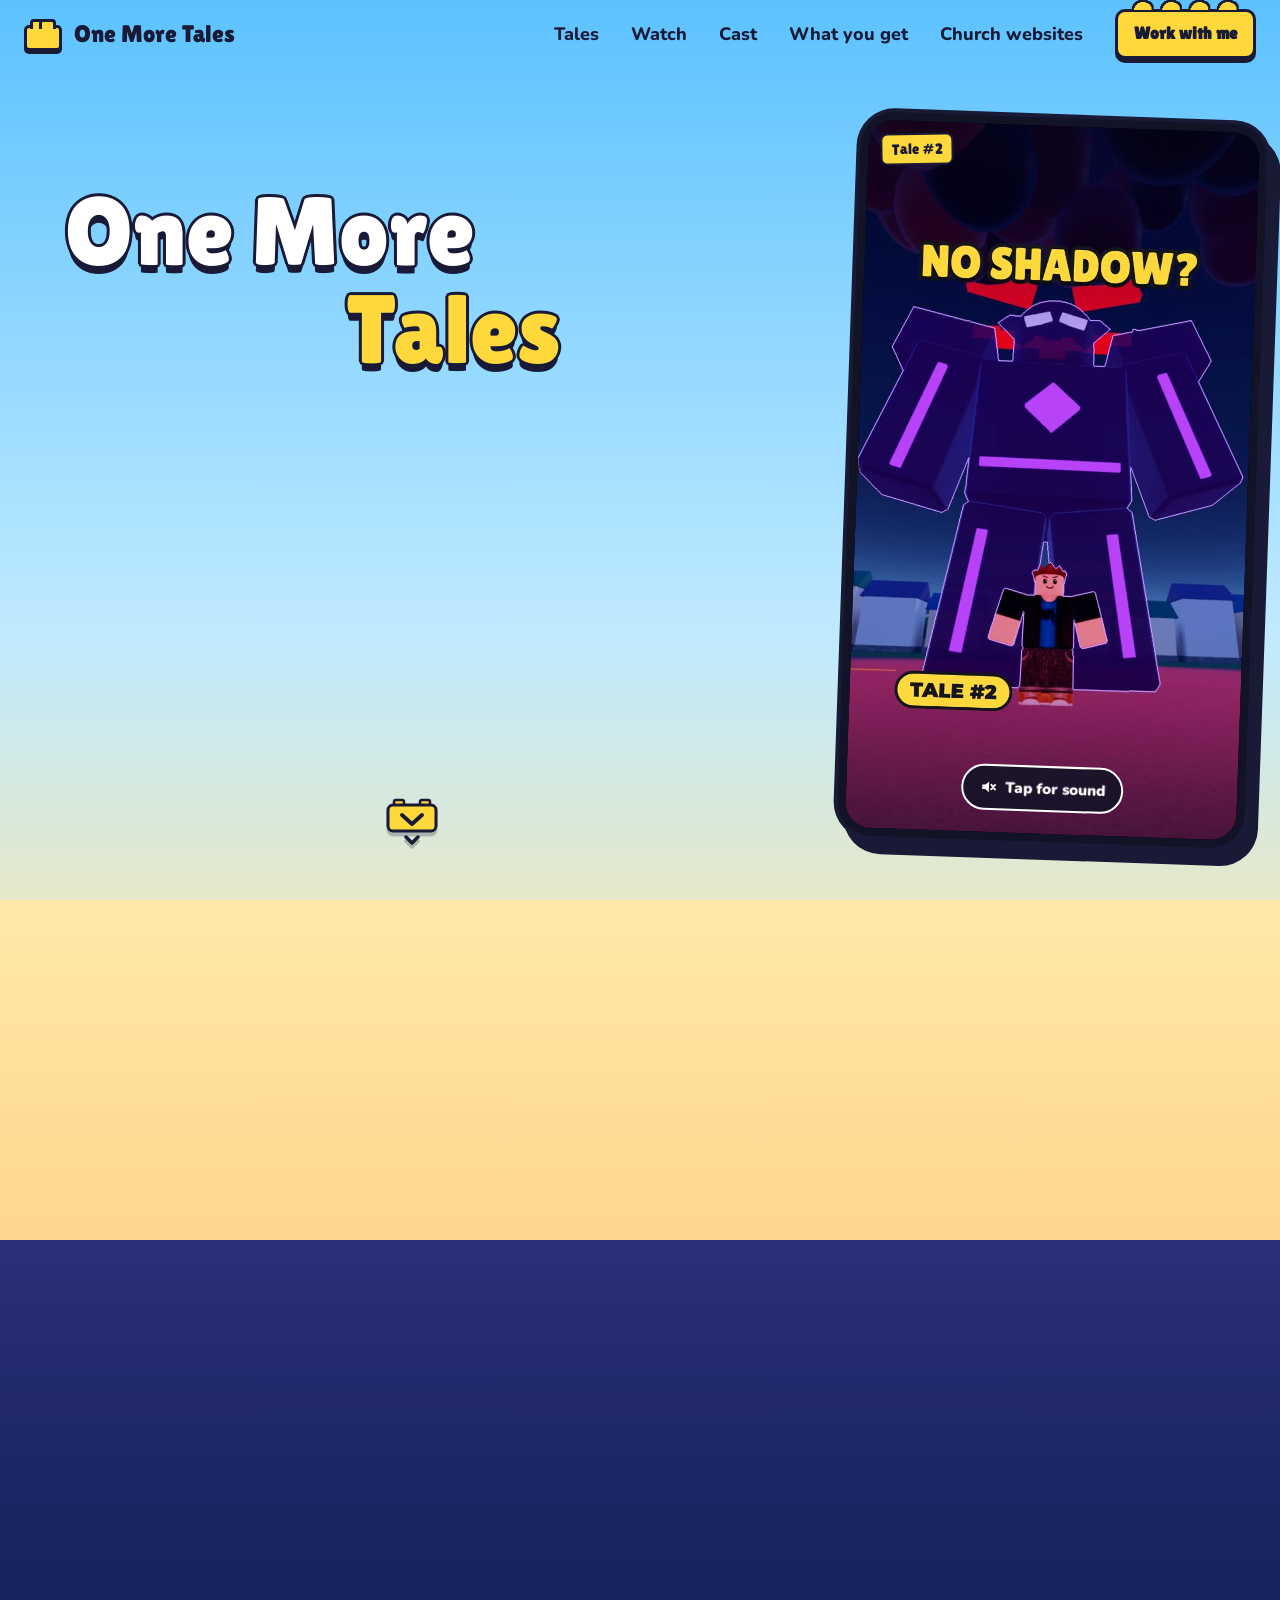
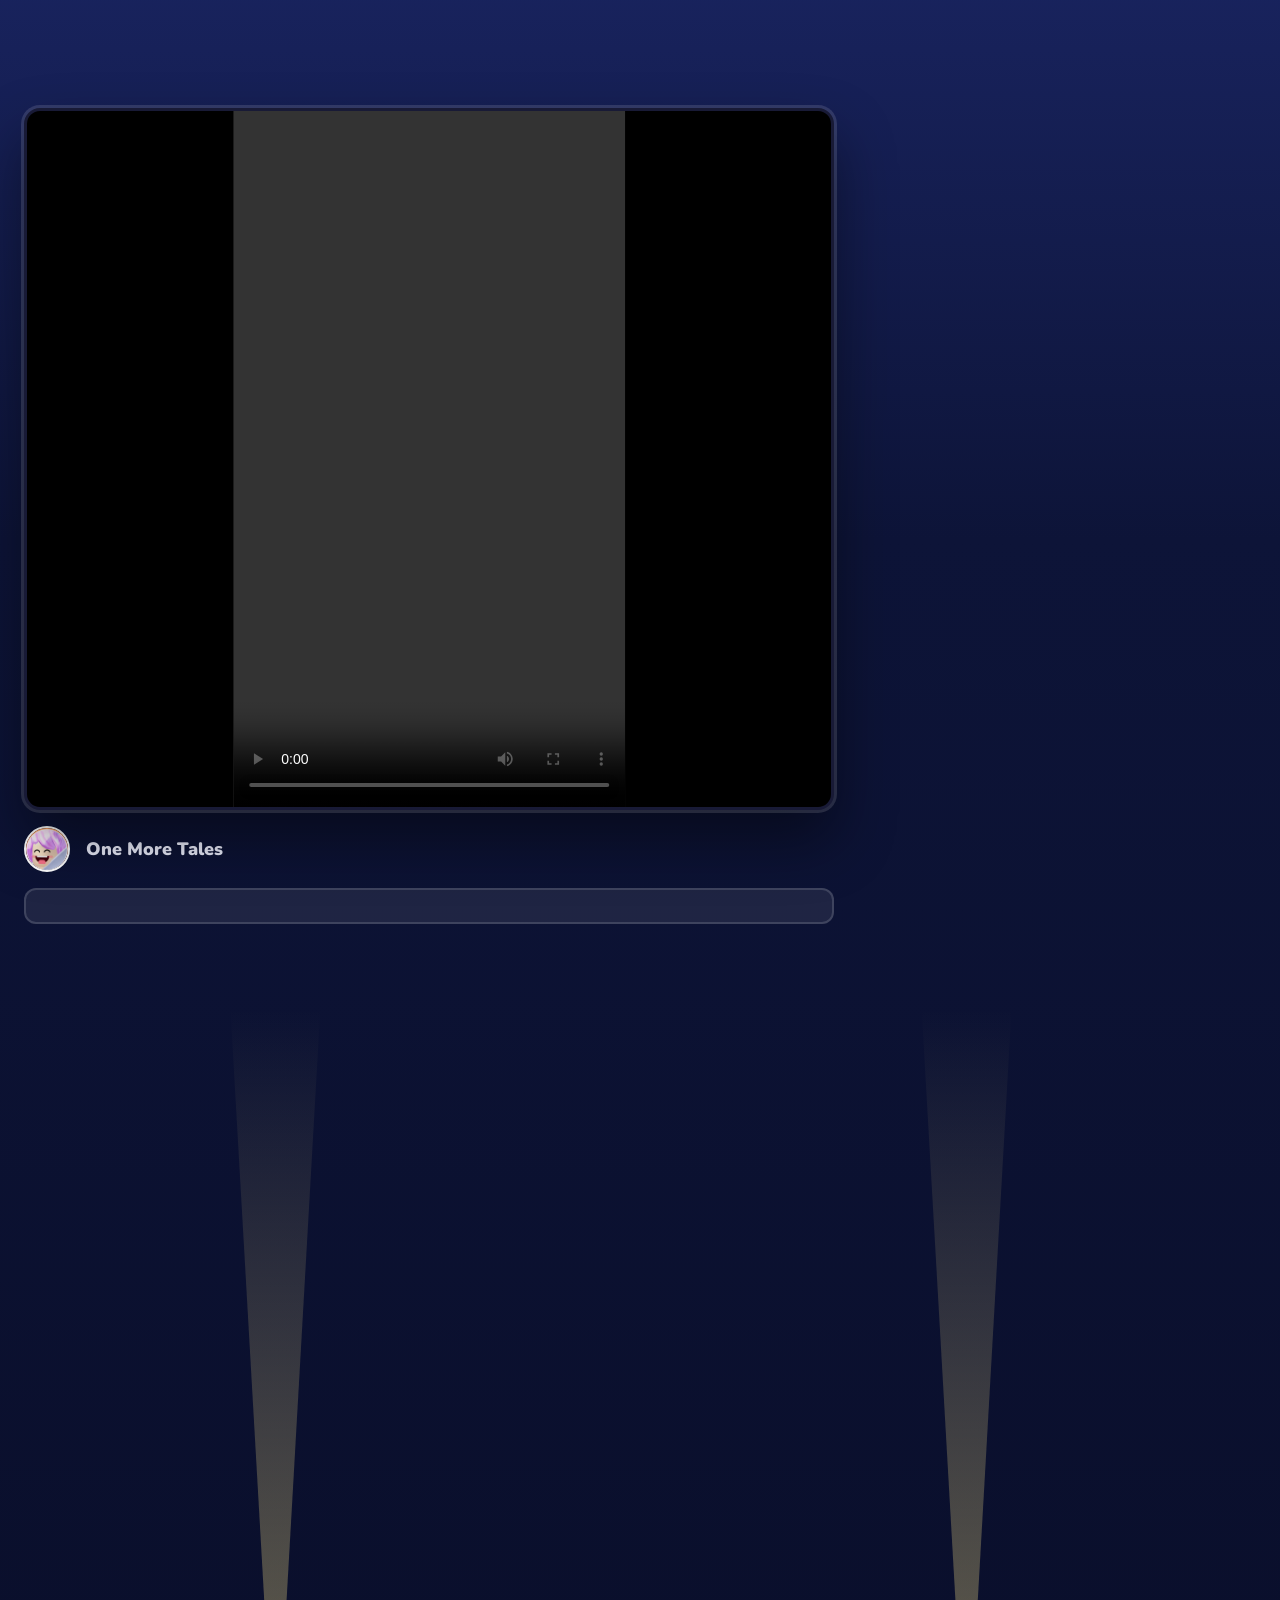
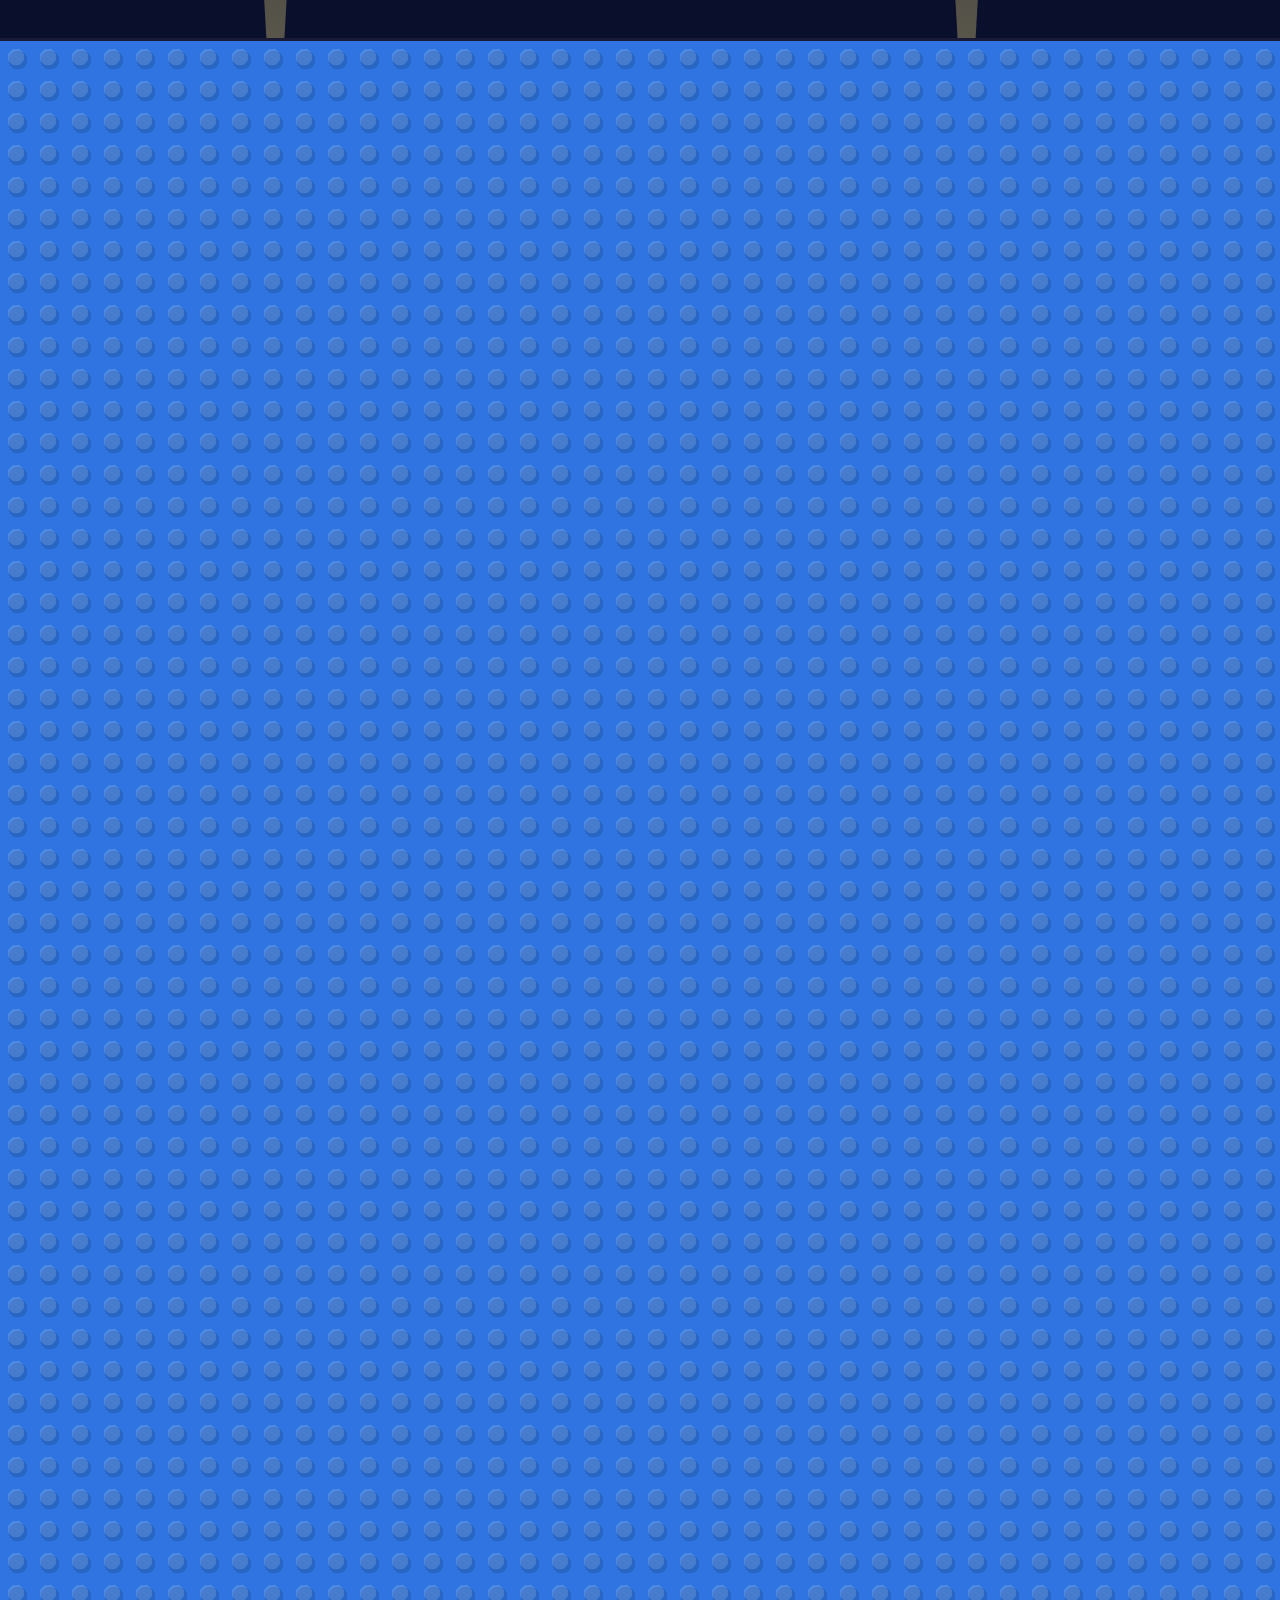
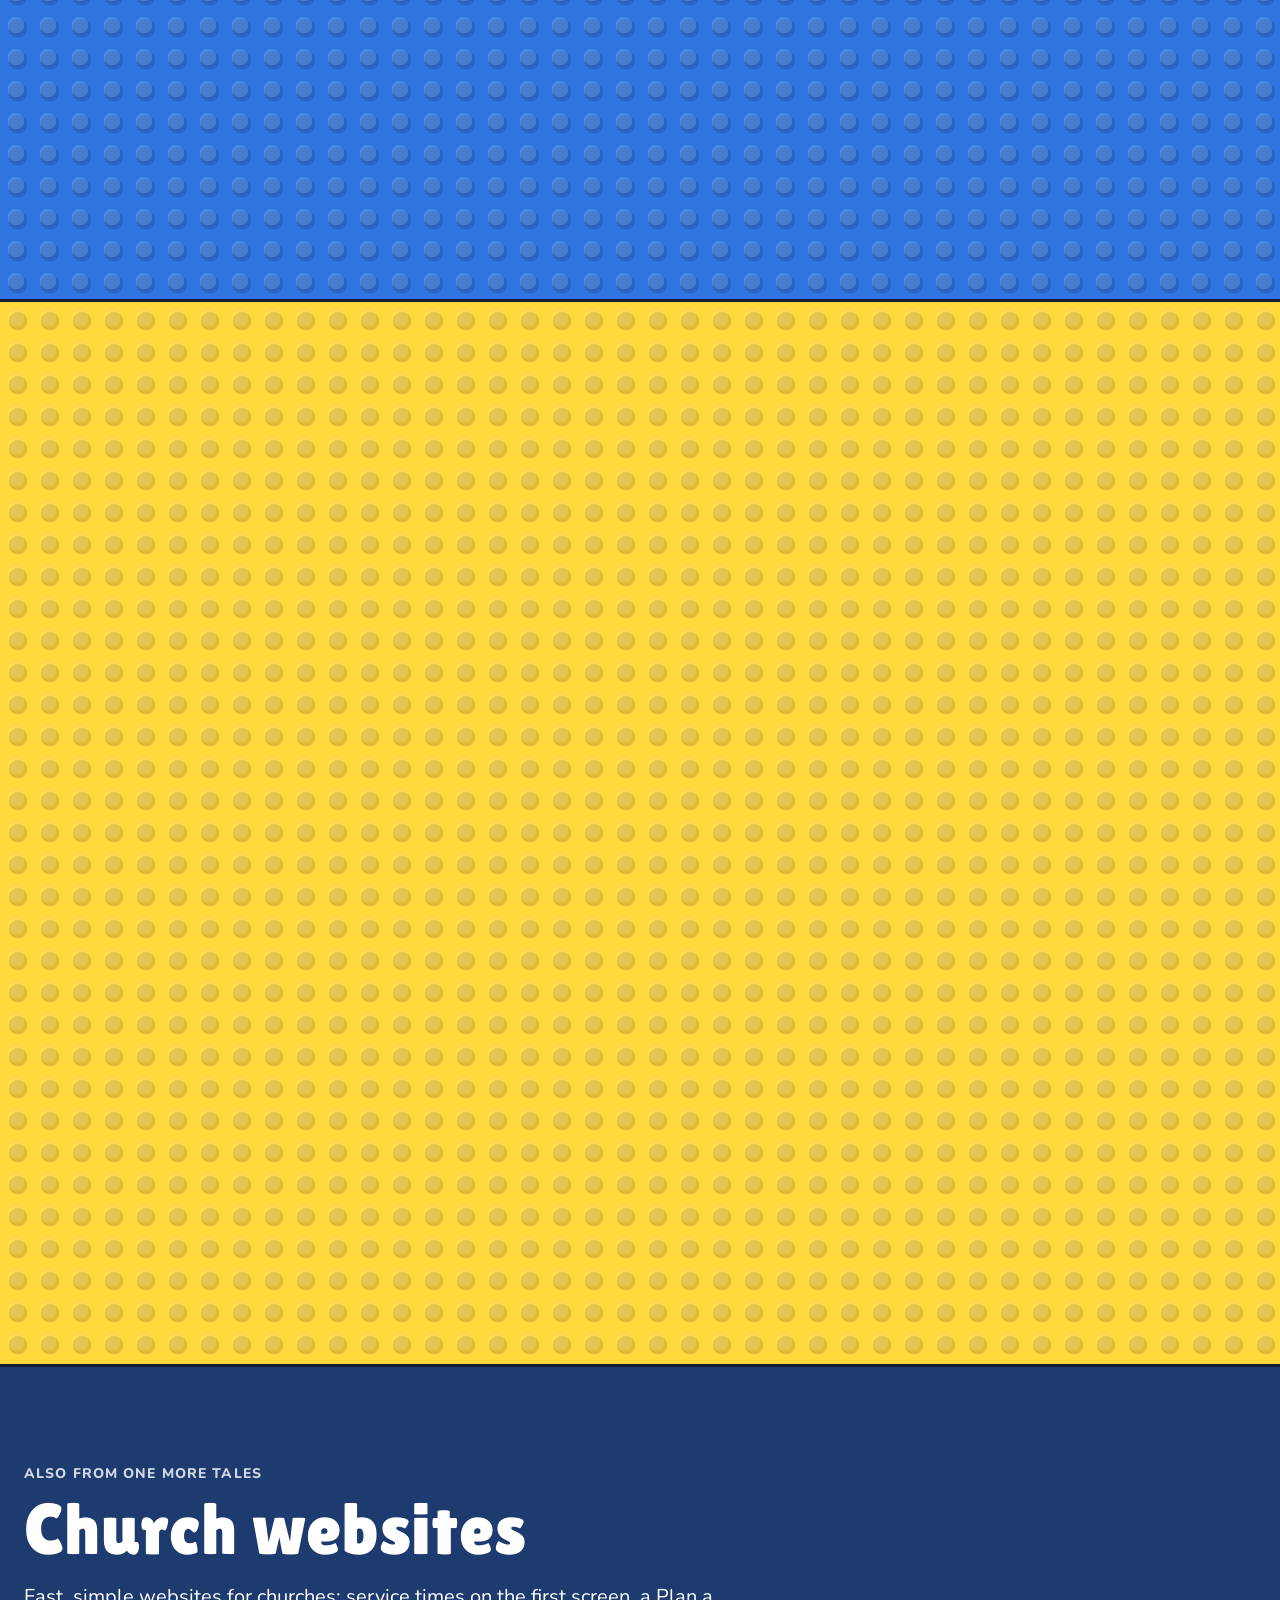
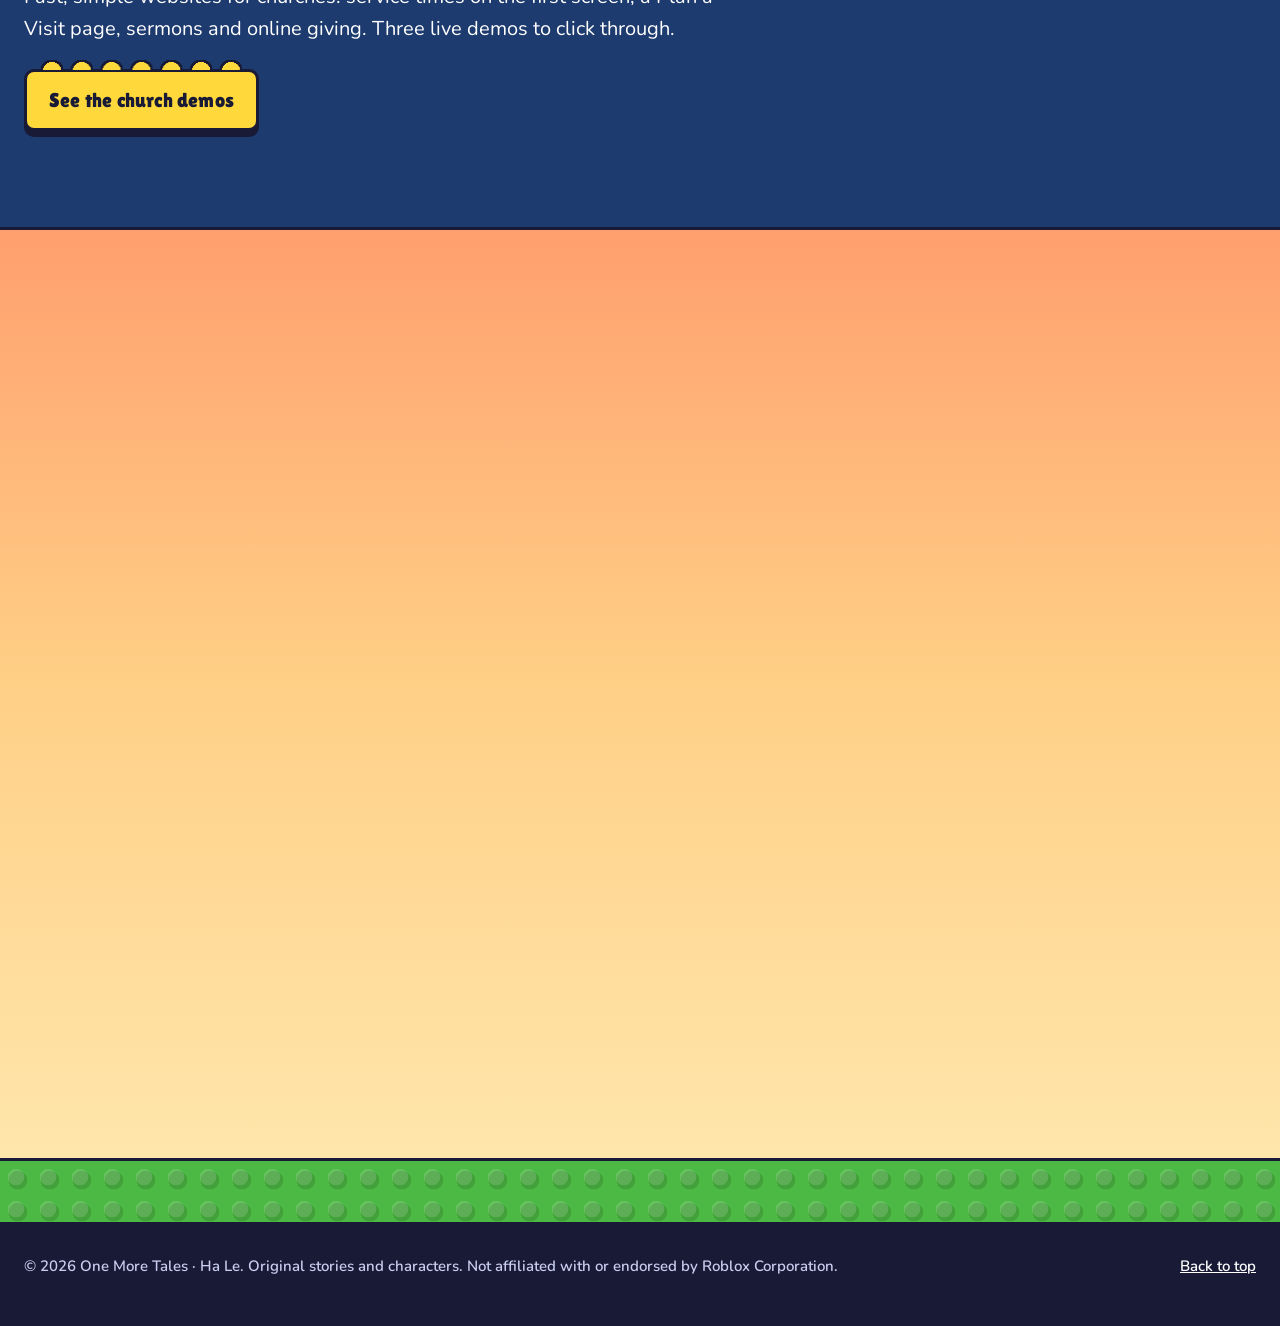
<file: template.html>
<!doctype html>
<html lang="en">
<head>
<meta charset="utf-8">
<meta name="viewport" content="width=device-width, initial-scale=1">
<title>One More Tales · Roblox-style story Shorts</title>
<meta name="description" content="One More Tales makes Roblox-style story Shorts, from script to final cut. 30 to 60 second vertical tales for TikTok, Reels and YouTube Shorts.">
<meta property="og:title" content="One More Tales · Roblox-style story Shorts">
<meta property="og:description" content="Story Shorts from script to final cut. Best Short: 39K+ views in 2 days.">
<meta property="og:image" content="https://onemoretales.com/img/og.jpg">
<meta property="og:type" content="website">
<meta name="twitter:card" content="summary_large_image">
<meta name="theme-color" content="#66c6ff">
<link rel="icon" type="image/png" href="favicon.png">
<link rel="preconnect" href="https://fonts.googleapis.com">
<link rel="preconnect" href="https://fonts.gstatic.com" crossorigin>
<link href="https://fonts.googleapis.com/css2?family=Lilita+One&family=Nunito:wght@400;600;700;800;900&display=swap" rel="stylesheet">
<link rel="preload" as="image" href="p/no-shadow.jpg">
<script>(function(){var d=document.documentElement;d.classList.add('js');try{if(!matchMedia('(prefers-reduced-motion: reduce)').matches&&!sessionStorage.getItem('omt-intro'))d.classList.add('intro-run')}catch(e){}setTimeout(function(){d.classList.add('title-safe')},5000)})();</script>
<style>
:root {
  --ink: #181a36; --ink2: #2a2d55; --paper: #fffaf0; --paper2: #f3ead6;
  --sun: #ffd93b; --sun-l: #ffe98a; --sun-d: #c99a00;
  --red: #e5413a; --red-d: #a8261f; --green: #4cb944; --green-d: #2c8a2a; --blue: #2f74e0; --blue-d: #1d4fa6;
  --sky1: #5cc2ff; --sky2: #bfeaff; --night: #0d1438; --night2: #1a2563;
  --mute: #55597e; --line: rgba(24, 26, 54, .14);
  --ease: cubic-bezier(.2, .8, .2, 1); --spring: cubic-bezier(.34, 1.56, .64, 1);
  --s1: 4px; --s2: 8px; --s3: 16px; --s4: 24px; --s5: 32px; --s6: 48px; --s7: 64px; --s8: 96px;
  --nav: 68px;
}
* { box-sizing: border-box; margin: 0; padding: 0; }
html { scroll-behavior: smooth; background: var(--sky1); }
body { background: var(--sky2); color: var(--ink); font-family: "Nunito", system-ui, sans-serif; font-size: 18px; line-height: 1.6; overflow-x: hidden; -webkit-font-smoothing: antialiased; }
a { color: inherit; }
img { display: block; max-width: 100%; }
button { font: inherit; color: inherit; }
.wrap { max-width: 1280px; margin: 0 auto; padding: 0 var(--s4); }
.disp { font-family: "Lilita One", "Nunito", system-ui, sans-serif; font-weight: 400; letter-spacing: .005em; }
:focus-visible { outline: 3px solid var(--ink); outline-offset: 3px; border-radius: 6px; box-shadow: 0 0 0 6px var(--sun); }
.sr { position: absolute; width: 1px; height: 1px; overflow: hidden; clip: rect(0 0 0 0); white-space: nowrap; }
section { position: relative; scroll-margin-top: var(--nav); }
.art { position: absolute; pointer-events: none; }
.art svg { display: block; width: 100%; height: 100%; }

/* stud baseplate */
.studs { background-color: var(--c, var(--blue)); background-image: radial-gradient(circle at 50% 50%, rgba(255,255,255,.14) 0 8px, transparent 8.5px), radial-gradient(circle at 56% 60%, rgba(0,0,0,.13) 0 9px, transparent 9.5px); background-size: 32px 32px; }

/* outlined cartoon title, matches the covers */
.toon { color: #fff; text-shadow: 3px 0 0 var(--ink), -3px 0 0 var(--ink), 0 3px 0 var(--ink), 0 -3px 0 var(--ink), 2px 2px 0 var(--ink), -2px 2px 0 var(--ink), 2px -2px 0 var(--ink), -2px -2px 0 var(--ink), 0 8px 0 var(--ink); }
.toon.y { color: var(--sun); }

/* brick buttons */
.brick { position: relative; display: inline-flex; align-items: center; gap: 10px; border: 3px solid var(--ink); border-radius: 10px; background: var(--sun); color: var(--ink); font-family: "Lilita One", system-ui, sans-serif; font-size: 20px; letter-spacing: .01em; text-decoration: none; padding: 12px 22px; cursor: pointer; box-shadow: 0 6px 0 var(--ink); transition: transform .15s var(--ease), box-shadow .15s var(--ease), background .15s; }
.brick::before { content: ""; position: absolute; left: 12px; right: 12px; top: -10px; height: 8px; background: radial-gradient(ellipse 9px 8px at 50% 100%, var(--bc, var(--sun)) 0 98%, transparent 100%) 0 0 / 26px 8px space no-repeat; filter: drop-shadow(0 -2px 0 var(--ink)) drop-shadow(2px 0 0 var(--ink)) drop-shadow(-2px 0 0 var(--ink)); }
.brick:hover { transform: translateY(-3px); box-shadow: 0 9px 0 var(--ink); }
.brick:active { transform: translateY(5px); box-shadow: 0 1px 0 var(--ink); transition-duration: .06s; }
.brick.w { background: #fff; --bc: #fff; }
.brick.r { background: var(--red); --bc: var(--red); color: #fff; }
.brick svg { width: 20px; height: 20px; flex: none; }

/* nav */
nav { position: fixed; top: 0; left: 0; right: 0; z-index: 60; height: var(--nav); display: flex; align-items: center; justify-content: space-between; gap: var(--s3); padding: 0 var(--s4); transition: background .25s, box-shadow .25s; }
nav.solid { background: rgba(255, 250, 240, .92); backdrop-filter: blur(12px); -webkit-backdrop-filter: blur(12px); box-shadow: 0 3px 0 var(--ink); }
.logo { display: flex; align-items: center; gap: 12px; text-decoration: none; font-family: "Lilita One", system-ui, sans-serif; font-size: 24px; white-space: nowrap; }
.mark { position: relative; width: 38px; height: 26px; margin-top: 8px; background: var(--sun); border: 3px solid var(--ink); border-radius: 5px; box-shadow: 0 3px 0 var(--ink); }
.mark::before, .mark::after { content: ""; position: absolute; top: -9px; width: 11px; height: 7px; background: var(--sun); border: 3px solid var(--ink); border-bottom: 0; border-radius: 4px 4px 0 0; }
.mark::before { left: 3px; } .mark::after { right: 3px; }
nav .links { display: flex; align-items: center; gap: var(--s5); font-weight: 800; }
nav .links a:not(.brick) { text-decoration: none; padding: 6px 0; background: linear-gradient(var(--ink), var(--ink)) 0 100% / 0 3px no-repeat; transition: background-size .2s var(--ease); }
nav .links a:not(.brick):hover { background-size: 100% 3px; }
nav .brick { font-size: 17px; padding: 8px 16px; box-shadow: 0 4px 0 var(--ink); }
@media (max-width: 860px) { nav .links a:not(.brick) { display: none; } .logo { font-size: 21px; } nav { padding: 0 var(--s3); } }

/* ===== TALES: castle hill hero + dino valley with pinned phone ===== */
.tales { background: linear-gradient(180deg, var(--sky1) 0, var(--sky2) 70svh, #ffe7a6 120svh, #ffc97c 100%); overflow: clip; }
.bd-castle { left: 0; right: 0; top: 0; height: 100svh; overflow: hidden; }
.bd-castle > div { position: absolute; left: 0; right: 0; }
.bd-castle .clouds { top: 2svh; height: 22svh; }
.bd-castle .far { bottom: 0; height: 52svh; }
.bd-castle .castle { bottom: 0; height: 64svh; }
.bd-castle .near { bottom: 0; height: 15svh; }
.bd-dino-wrap { left: 0; right: 0; top: 100svh; bottom: 0; }
.bd-dino { position: sticky; top: 0; height: 100svh; overflow: hidden; background: linear-gradient(180deg, #ffe9a8 0%, #ffcd80 55%, #ffad79 100%); }
.bd-dino > div { position: absolute; left: -6%; right: -6%; bottom: 0; }
.bd-dino .sun { left: auto; right: auto; inset: 7svh auto auto 56%; width: 12svh; height: 12svh; }
.bd-dino .sun svg { filter: drop-shadow(0 0 28px rgba(255, 217, 59, .9)); }
.bd-dino .volc { height: 66svh; }
.bd-dino .jungle { height: 52svh; }
.bd-dino .rexl { height: 46svh; left: 0; right: 0; }
.bd-dino .ground { height: 14svh; }
.rexwalk { animation: rexwalk 46s linear infinite; }
.rexbob { animation: rexbob .9s ease-in-out infinite alternate; transform-box: fill-box; }
.rexjaw { animation: jaw 4.6s ease-in-out infinite; transform-box: fill-box; transform-origin: 0% 0%; }
.legA { animation: legA .9s ease-in-out infinite alternate; transform-box: fill-box; transform-origin: 50% 0%; }
.legB { animation: legA .9s ease-in-out infinite alternate-reverse; transform-box: fill-box; transform-origin: 50% 0%; }
@keyframes rexwalk { from { transform: translateX(-520px); } to { transform: translateX(2100px); } }
@keyframes rexbob { to { transform: translateY(-6px); } }
@keyframes jaw { 0%, 70%, 100% { transform: rotate(0); } 78%, 90% { transform: rotate(14deg); } }
@keyframes legA { from { transform: rotate(-12deg); } to { transform: rotate(12deg); } }
.smoke rect { animation: smoke 6s ease-out infinite; transform-box: fill-box; }
@keyframes smoke { from { transform: translateY(0) scale(.6); opacity: .85; } to { transform: translateY(-140px) scale(1.4); opacity: 0; } }
.drift { animation: drift 70s ease-in-out infinite alternate; }
@keyframes drift { to { transform: translateX(-160px); } }

.tgrid { position: relative; z-index: 2; display: grid; grid-template-columns: minmax(0, 1fr) auto; column-gap: var(--s7); }
.intro { grid-column: 1; min-height: 100svh; padding-top: calc(var(--nav) + 6svh); padding-bottom: 34svh; }
.kicker { display: inline-flex; align-items: center; gap: 10px; background: var(--ink); color: #fff; font-weight: 900; font-size: 14px; letter-spacing: .14em; text-transform: uppercase; padding: 7px 14px; border-radius: 6px; transform: rotate(var(--r, 0deg)); }
.kicker i { width: 9px; height: 9px; background: var(--sun); border-radius: 2px; }
.title { position: relative; font-size: clamp(52px, 7.6vw, 112px); line-height: 1; margin: var(--s4) 0 var(--s5); padding-left: .42em; letter-spacing: 0; }
.title .ln { display: block; white-space: nowrap; }
.title .l2 { margin-left: 2.9em; color: var(--sun); }
.title .lt { display: inline-block; }
.title .hc { position: absolute; z-index: 3; height: auto; max-width: none; pointer-events: none; filter: drop-shadow(2.5px 0 0 var(--ink)) drop-shadow(-2.5px 0 0 var(--ink)) drop-shadow(0 2.5px 0 var(--ink)) drop-shadow(0 -2.5px 0 var(--ink)) drop-shadow(0 7px 0 rgba(24, 26, 54, .28)); }
html.js .title .lt:not(.in), html.js .title .hc:not(.in) { opacity: 0; }
html.title-safe .title .lt, html.title-safe .title .hc { opacity: 1; }
.title .lt.in, .title .hc.in { animation: snap .56s var(--ease) both; animation-delay: calc(var(--i, 0) * 42ms); }
.title .hc.in { animation-delay: calc(var(--i, 0) * 130ms); }
.introfx { position: absolute; inset: 0; z-index: 4; pointer-events: none; }
.wallfx { position: absolute; }
.wallfx i { position: absolute; background: #e5413a; border: 2px solid #8f231d; border-radius: 3px; box-shadow: inset 0 -5px 0 rgba(0, 0, 0, .16), inset 0 4px 0 rgba(255, 255, 255, .22); will-change: transform, opacity; }
.wallfx i.y { background: #ffd93b; border-color: #a77d00; } .wallfx i.b { background: #2f74e0; border-color: #1a4594; }
.wallfx.smash i { animation: fly .78s cubic-bezier(.2, .7, .35, 1) forwards; animation-delay: var(--dl, 0ms); }
@keyframes fly { 0% { transform: none; opacity: 1; } 35% { transform: translate(calc(var(--dx) * .45), calc(var(--dy) * .25 - 70px)) rotate(calc(var(--rt) * .4)); opacity: 1; } 75% { opacity: 1; } 100% { transform: translate(var(--dx), var(--dy)) rotate(var(--rt)); opacity: 0; } }
.rexfx { position: absolute; left: 0; will-change: transform, opacity; }
.rexfx svg { display: block; width: 100%; height: 100%; overflow: visible; }
.rexfx.walk { animation: rexin .78s cubic-bezier(.45, 0, .85, .55) forwards; }
.rexfx.out { animation: rexout 1.05s cubic-bezier(.2, .6, .4, 1) forwards; }
@keyframes rexin { from { transform: translateX(var(--x0)); } to { transform: translateX(var(--x1)); } }
@keyframes rexout { from { transform: translateX(var(--x1)); opacity: 1; } 65% { opacity: 1; } to { transform: translateX(var(--x2)); opacity: 0; } }
.skipfx { position: absolute; right: -6px; top: -10px; z-index: 5; pointer-events: auto; background: var(--paper); color: var(--ink); text-shadow: none; font-family: "Nunito", system-ui, sans-serif; font-weight: 900; font-size: 14px; line-height: 1.2; letter-spacing: 0; border: 2.5px solid var(--ink); border-radius: 999px; padding: 4px 12px; cursor: pointer; box-shadow: 0 3px 0 var(--ink); }
.rexv { position: absolute; z-index: 4; left: 0; top: 0; height: auto; max-width: none; pointer-events: none; opacity: 0; transition: opacity .22s linear; -webkit-mask-image: linear-gradient(90deg, #000 76%, transparent 97%); mask-image: linear-gradient(90deg, #000 76%, transparent 97%); }
.rexv.on { opacity: 1; } .rexv.gone { opacity: 0; transition-duration: .3s; }
.cue { position: absolute; z-index: 3; left: 30%; top: calc(100svh - 104px); width: 56px; height: 56px; display: grid; place-items: center; animation: hop 1.3s var(--ease) infinite; }
.cue svg { width: 56px; height: 56px; filter: drop-shadow(0 4px 0 rgba(24, 26, 54, .25)); }
.pitch { display: inline-block; max-width: 100%; font-size: clamp(19px, 1.8vw, 24px); font-weight: 800; line-height: 1.45; background: var(--paper); border: 3px solid var(--ink); border-radius: 12px; padding: 10px 18px; box-shadow: 0 5px 0 var(--ink); }
.pitch b { background: linear-gradient(transparent 58%, var(--sun) 58%); padding: 0 3px; -webkit-box-decoration-break: clone; box-decoration-break: clone; }
.ctas { display: flex; gap: var(--s4); flex-wrap: wrap; margin-top: var(--s5); }
.intro .proof { display: flex; width: fit-content; }
.proof { display: inline-flex; align-items: center; gap: 14px; margin-top: var(--s5); background: #fff; border: 3px solid var(--ink); border-radius: 12px; padding: 10px 18px 10px 10px; box-shadow: 0 5px 0 var(--ink); transform: rotate(var(--r, 0deg)); }
.proof .num { background: var(--red); color: #fff; font-family: "Lilita One", system-ui, sans-serif; font-size: 28px; line-height: 1; padding: 8px 12px; border-radius: 6px; }
.proof span { font-weight: 800; line-height: 1.25; font-size: 16px; }
.proof small { display: block; font-weight: 600; color: var(--mute); font-size: 14px; }
@keyframes hop { 0%, 100% { transform: translateY(0); } 50% { transform: translateY(7px); } }

.pin { grid-column: 2; grid-row: 1 / span 2; align-self: start; position: sticky; top: calc(var(--nav) + 20px); height: calc(100svh - var(--nav) - 40px); display: flex; flex-direction: column; align-items: center; justify-content: center; gap: var(--s3); padding-top: var(--s2); }
.band-art, .sticker { display: none; }
.sticker { position: absolute; z-index: 6; right: 10px; top: 18px; width: 92px; background: var(--red); color: #fff; border: 3px solid var(--ink); border-radius: 10px; box-shadow: 0 4px 0 var(--ink); padding: 6px 6px 7px; text-align: center; transform: rotate(5deg); line-height: 1.1; }
.sticker b { display: block; font-family: "Lilita One", system-ui, sans-serif; font-weight: 400; font-size: 25px; }
.sticker span { display: block; font-size: 11.5px; font-weight: 900; }
.phone { position: relative; height: min(100% - 60px, 760px); aspect-ratio: 9 / 16; border-radius: 34px; background: #000; border: 8px solid #121326; box-shadow: 0 0 0 4px var(--ink), 10px 14px 0 4px var(--ink); transform: rotate(2deg); overflow: hidden; }
.phone video { position: absolute; inset: 0; width: 100%; height: 100%; object-fit: cover; }
.phone .tag { position: absolute; z-index: 3; left: 12px; top: 12px; background: var(--sun); border: 2.5px solid var(--ink); border-radius: 7px; font-family: "Lilita One", system-ui, sans-serif; font-size: 15px; padding: 2px 9px; transform: rotate(-3deg); }
.phone .bar { position: absolute; z-index: 3; left: 0; bottom: 0; height: 5px; width: 0; background: var(--sun); }
.snd { position: absolute; z-index: 4; left: 50%; bottom: 22px; translate: -50% 0; display: inline-flex; align-items: center; gap: 8px; white-space: nowrap; background: rgba(18, 19, 38, .86); color: #fff; border: 2.5px solid #fff; border-radius: 999px; padding: 9px 16px; font-weight: 900; font-size: 15px; cursor: pointer; transition: transform .15s var(--ease), background .15s; }
.snd:hover { transform: scale(1.05); } .snd:active { transform: scale(.96); }
.snd svg { width: 18px; height: 18px; }
.snd.on { background: var(--sun); color: var(--ink); border-color: var(--ink); }
.phone .tapzone { position: absolute; inset: 0; z-index: 2; cursor: pointer; background: none; border: 0; }
.wipe { position: absolute; inset: 0; z-index: 5; display: grid; grid-template-columns: repeat(5, 1fr); grid-template-rows: repeat(9, 1fr); pointer-events: none; }
.wipe i { background: var(--sun); transform: scale(0); border: 1.5px solid rgba(24, 26, 54, .35); }
.wipe.go i { animation: blk .52s var(--ease) both; animation-delay: calc(var(--d) * 16ms); }
@keyframes blk { 0% { transform: scale(0); } 40%, 55% { transform: scale(1.02); } 100% { transform: scale(0); } }
.pips { display: flex; gap: 10px; }
.pips button { width: 30px; height: 16px; border: 2.5px solid var(--ink); border-radius: 4px; background: #fff; cursor: pointer; padding: 0; transition: background .2s, transform .2s var(--spring); position: relative; }
.pips button::after { content: ""; position: absolute; inset: -14px -6px; }
.pips button[aria-current="true"] { background: var(--sun); transform: translateY(-3px); }

.chapters { grid-column: 1; padding-bottom: 30svh; }
.ch { min-height: 82svh; display: flex; align-items: center; }
.tile { position: relative; background: var(--paper); border: 3px solid var(--ink); border-radius: 14px; box-shadow: 0 8px 0 var(--ink); padding: var(--s5); max-width: 600px; transition: transform .3s var(--ease), opacity .3s; }
.tile { transform: rotate(var(--r, 0deg)); }
.ch:nth-child(2n) .tile { --r: .8deg; margin-left: var(--s6); }
.ch:nth-child(2n+1) .tile { --r: -.8deg; }
.ch:not(.act) .tile.in { opacity: .72; }
.tile .ep { display: inline-block; background: var(--ink); color: var(--sun); font-family: "Lilita One", system-ui, sans-serif; font-size: 16px; padding: 3px 12px; border-radius: 6px; letter-spacing: .03em; }
.tile .ribbon { position: absolute; right: -14px; top: -18px; background: var(--red); color: #fff; border: 3px solid var(--ink); border-radius: 8px; font-family: "Lilita One", system-ui, sans-serif; font-size: 18px; padding: 4px 12px; transform: rotate(4deg); box-shadow: 0 4px 0 var(--ink); }
.tile h3 { font-family: "Lilita One", system-ui, sans-serif; font-weight: 400; font-size: clamp(30px, 3.4vw, 46px); line-height: 1.05; margin: var(--s3) 0 var(--s2); }
.tile .hook { font-size: 19px; font-weight: 700; font-style: italic; color: var(--ink2); }
.tile .inside { color: var(--mute); font-size: 16px; margin-top: var(--s3); }
.views { display: flex; gap: var(--s2); flex-wrap: wrap; margin-top: var(--s3); }
.vb { display: inline-flex; align-items: baseline; gap: 6px; border: 2.5px solid var(--ink); border-radius: 8px; padding: 3px 10px; font-weight: 800; font-size: 15px; background: #fff; white-space: nowrap; }
.vb b { font-family: "Lilita One", system-ui, sans-serif; font-weight: 400; font-size: 19px; }
.vb.meta { background: #e8f1ff; } .vb.yt { background: #ffe8e6; } .vb.new { background: var(--sun); } .vb.tot { background: var(--ink); color: var(--sun); border-color: var(--ink); }
.vb.note { border-style: dashed; background: transparent; font-weight: 700; }
.linkbtn { display: inline-flex; align-items: center; gap: 8px; margin-top: var(--s4); background: none; border: 0; border-bottom: 3px solid var(--ink); font-weight: 900; font-size: 17px; cursor: pointer; padding: 2px 0; transition: gap .15s var(--ease); }
.linkbtn:hover { gap: 14px; }

@media (max-width: 900px) {
  .tgrid { grid-template-columns: 1fr; padding: 0; }
  .intro { min-height: 0; padding: calc(var(--nav) + 14px) var(--s3) var(--s3); }
  .intro .kicker { display: none; }
  .title { font-size: calc((100vw - 32px) / 6.3); margin: 22px 0 var(--s4); }
  .pitch { font-size: 17px; padding: 8px 12px; }
  .cue, .bd-castle .clouds { display: none; }
  .ctas { gap: var(--s3); margin-top: var(--s4); } .ctas .brick { font-size: 17px; padding: 9px 14px; }
  .intro .proof { display: none; }
  .pin { grid-column: 1; grid-row: auto; top: var(--nav); height: auto; z-index: 5; padding: 14px 0 10px; gap: 10px; background: linear-gradient(180deg, var(--sky2), #d7f2ff); border-block: 3px solid var(--ink); }
  .sticker { display: block; }
  .band-art { display: block; position: absolute; inset: 0; overflow: hidden; z-index: -1; }
  .band-art .bl { position: absolute; left: 0; bottom: 0; height: 64%; width: 34%; }
  .band-art .br { position: absolute; right: 0; bottom: 0; height: 58%; width: 34%; }
  .band-art .bg { position: absolute; left: 0; right: 0; bottom: 0; height: 12%; }
  .phone { height: min(46svh, 440px); border-width: 6px; border-radius: 26px; box-shadow: 0 0 0 3px var(--ink), 6px 8px 0 3px var(--ink); transform: none; }
  .phone .tag { font-size: 13px; }
  .snd { bottom: 16px; font-size: 14px; padding: 7px 13px; }
  .chapters { padding: var(--s4) var(--s3) 30svh; }
  .ch { min-height: 40svh; align-items: flex-start; padding-top: var(--s4); }
  .ch:nth-child(2n) .tile { margin-left: 0; }
  .tile { padding: var(--s4) var(--s3) var(--s3); }
  .tile .hook { font-size: 17px; } .tile .inside { font-size: 15px; }
  .tile .ribbon { right: 6px; font-size: 15px; }
  .bd-castle .castle, .bd-castle .far, .bd-castle .near { display: none; }
}

/* ===== NIGHT CITY: proof, watch, wall ===== */
.night { background: linear-gradient(180deg, #2b2f7a 0, var(--night2) 260px, var(--night) 900px, #0a0f2c 100%); color: #eef0ff; overflow: hidden; padding-bottom: clamp(300px, 34vw, 460px); }
.night .stars { inset: 0; }
.night .stars i { position: absolute; width: 4px; height: 4px; background: #fff; opacity: .7; animation: tw 3s ease-in-out infinite alternate; }
@keyframes tw { to { opacity: .15; } }
.night > .wrap { position: relative; z-index: 2; }
.night .moon { left: 50%; top: 330px; width: 84px; height: 84px; }
@media (max-width: 1000px) { .night .moon { display: none; } }
.night .sky1 { left: 0; right: 0; bottom: 0; height: clamp(260px, 30vw, 420px); }
.night .sky2 { left: 0; right: 0; bottom: -4px; height: clamp(200px, 22vw, 320px); }
.night .beam { position: absolute; bottom: 0; width: 90px; height: 70vh; transform-origin: 50% 100%; background: linear-gradient(0deg, rgba(255, 233, 138, .32), rgba(255, 233, 138, 0)); clip-path: polygon(40% 100%, 60% 100%, 100% 0, 0 0); animation: sweep 9s ease-in-out infinite alternate; }
@keyframes sweep { from { transform: rotate(-24deg); } to { transform: rotate(20deg); } }
.night .flyer { left: 0; bottom: clamp(200px, 26vw, 360px); width: 170px; height: 90px; animation: fly 14s var(--ease) infinite; }
@keyframes fly { 0% { transform: translate(-220px, 40px) rotate(-6deg); } 55% { transform: translate(calc(100vw + 60px), -60px) rotate(-10deg); } 100% { transform: translate(calc(100vw + 60px), -60px); } }

.stats { position: relative; z-index: 2; display: flex; align-items: flex-end; gap: var(--s3); padding-top: var(--s8); flex-wrap: wrap; }
.sb { position: relative; color: var(--ink); border: 3px solid var(--ink); border-radius: 10px; padding: var(--s3) var(--s4); box-shadow: 0 7px 0 #05081f; flex: 1 1 200px; }
.sb::before { content: ""; position: absolute; left: 14px; right: 14px; top: -12px; height: 10px; background: radial-gradient(ellipse 10px 10px at 50% 100%, var(--bc) 0 98%, transparent 100%) 0 0 / 30px 10px space no-repeat; filter: drop-shadow(0 -3px 0 var(--ink)) drop-shadow(3px 0 0 var(--ink)) drop-shadow(-3px 0 0 var(--ink)); }
.sb b { display: block; font-family: "Lilita One", system-ui, sans-serif; font-weight: 400; font-size: clamp(30px, 3.4vw, 46px); line-height: 1.05; }
.sb span { font-weight: 800; font-size: 16px; line-height: 1.3; display: block; margin-top: 4px; }
.sb.big { flex: 1.6 1 300px; padding-block: var(--s4); } .sb.big b { font-size: clamp(44px, 5.6vw, 76px); }
.sb.y { background: var(--sun); --bc: var(--sun); } .sb.r { background: var(--red); --bc: var(--red); color: #fff; } .sb.b { background: #8fd0ff; --bc: #8fd0ff; } .sb.g { background: #7fd677; --bc: #7fd677; }
.sb { transform: rotate(var(--r, 0deg)); } .sb.big { --r: -1deg; }

.shead { display: flex; align-items: flex-end; gap: var(--s4); flex-wrap: wrap; margin: var(--s8) 0 var(--s5); position: relative; z-index: 2; }
.shead h2 { font-size: clamp(40px, 5.4vw, 72px); line-height: 1; margin-right: auto; }
.shead p { max-width: 30em; font-weight: 700; }
.chips { display: flex; gap: var(--s2); flex-wrap: wrap; }
.chip { background: rgba(255,255,255,.08); color: #fff; border: 2.5px solid rgba(255,255,255,.5); border-radius: 8px; padding: 9px 16px; font-weight: 900; font-size: 16px; cursor: pointer; transition: background .15s, color .15s, transform .15s var(--ease); }
.chip:hover { transform: translateY(-2px); }
.chip[aria-pressed="true"] { background: var(--sun); color: var(--ink); border-color: var(--ink); box-shadow: 0 4px 0 #05081f; }
.wgrid { position: relative; z-index: 2; display: grid; grid-template-columns: minmax(0, 1fr) 390px; gap: var(--s5); align-items: start; }
.player { position: relative; background: #000; border: 3px solid var(--ink); border-radius: 16px; overflow: hidden; height: min(78svh, 760px); box-shadow: 0 0 0 3px rgba(255,255,255,.12), 0 30px 60px rgba(0,0,0,.45); }
.player .amb { position: absolute; inset: -10%; background-size: cover; background-position: center; filter: blur(44px) saturate(1.4) brightness(.55); transform: scale(1.1); }
.player video { position: absolute; top: 0; bottom: 0; left: 50%; translate: -50% 0; height: 100%; width: auto; aspect-ratio: 9 / 16; object-fit: contain; background: #000; z-index: 1; }
.player .wipe { z-index: 4; grid-template-columns: repeat(9, 1fr); grid-template-rows: repeat(9, 1fr); }
.vinfo h3 { font-family: "Lilita One", system-ui, sans-serif; font-weight: 400; font-size: 30px; line-height: 1.15; margin-top: var(--s3); }
.chrow { display: flex; align-items: center; gap: var(--s3); margin-top: var(--s3); flex-wrap: wrap; }
.av { width: 46px; height: 46px; border-radius: 50%; border: 2.5px solid #fff; flex: none; object-fit: cover; }
.chrow .nm { font-weight: 900; line-height: 1.2; } .chrow .nm small { display: block; color: #b9bee6; font-weight: 600; font-size: 15px; }
.chrow .views { margin: 0 0 0 auto; }
.night .vb { color: var(--ink); }
.desc { background: rgba(255,255,255,.08); border: 2px solid rgba(255,255,255,.14); border-radius: 12px; padding: var(--s3) var(--s4); margin-top: var(--s3); font-size: 17px; color: #d5d8f5; }
.desc b { color: #fff; }
.upnext { display: flex; flex-direction: column; gap: 8px; max-height: min(78svh, 760px); overflow-y: auto; padding: 2px 6px 2px 2px; scrollbar-width: thin; scrollbar-color: rgba(255,255,255,.3) transparent; }
.upnext .lbl { font-weight: 900; font-size: 14px; letter-spacing: .14em; text-transform: uppercase; color: #b9bee6; margin-bottom: 2px; }
.item { display: grid; grid-template-columns: 96px 1fr; gap: 12px; align-items: center; background: none; border: 2.5px solid transparent; text-align: left; cursor: pointer; border-radius: 12px; padding: 6px; color: #fff; transition: background .15s, transform .15s var(--ease), border-color .15s; }
.item:hover { background: rgba(255,255,255,.07); transform: translateX(3px); }
.item[aria-current="true"] { background: rgba(255, 217, 59, .12); border-color: var(--sun); }
.item .th { position: relative; aspect-ratio: 9 / 16; border-radius: 8px; overflow: hidden; background: #000; border: 2px solid var(--ink); }
.item .th img { width: 100%; height: 100%; object-fit: cover; }
.item .th span { position: absolute; right: 4px; bottom: 4px; background: rgba(0,0,0,.82); color: #fff; font-size: 13px; font-weight: 800; padding: 0 5px; border-radius: 4px; }
.item .t { font-family: "Lilita One", system-ui, sans-serif; font-size: 19px; line-height: 1.15; }
.item .m { color: #b9bee6; font-size: 14.5px; font-weight: 700; margin-top: 4px; line-height: 1.35; }
.item .m b { color: var(--sun); font-weight: 900; }
.item .np { display: none; position: absolute; left: 4px; top: 4px; background: var(--sun); color: var(--ink); font-size: 11px; font-weight: 900; padding: 1px 5px; border-radius: 4px; }
.item[aria-current="true"] .np { display: block; }
.vnnote { margin-top: var(--s3); font-size: 15px; color: #b9bee6; font-weight: 700; }
@media (max-width: 1000px) { .wgrid { grid-template-columns: 1fr; } .player { height: min(74svh, 640px); } .upnext { max-height: none; } .chrow .views { margin-left: 0; } }

.cards { position: relative; z-index: 2; display: grid; grid-template-columns: 1.35fr 1fr 1fr 1fr 1fr; gap: var(--s4); align-items: end; }
.card { position: relative; aspect-ratio: 9 / 16; border-radius: 14px; overflow: hidden; border: 3px solid var(--ink); padding: 0; cursor: pointer; background: #000; box-shadow: 0 0 0 3px rgba(255,255,255,.85), 0 18px 40px rgba(0,0,0,.4); transition: transform .2s var(--ease), box-shadow .2s var(--ease); }
.cw { transform: rotate(var(--r, 0deg)); }
.cw:nth-child(2) { --r: 2deg; margin-bottom: 18px; } .cw:nth-child(4) { --r: -2deg; margin-bottom: -10px; } .cw:nth-child(5) { --r: 1.5deg; }
.card { display: block; width: 100%; }
.card:hover { transform: translateY(-8px) scale(1.02); z-index: 3; }
.card img { width: 100%; height: 100%; object-fit: cover; }
.cw .cb { display: flex; flex-wrap: wrap; gap: 6px; margin-top: 12px; }
.cw .vb { font-size: 13px; padding: 1px 8px; } .cw .vb b { font-size: 16px; }
.card .play { position: absolute; right: 10px; top: 10px; width: 40px; height: 40px; border-radius: 9px; background: var(--sun); border: 2.5px solid var(--ink); display: grid; place-items: center; opacity: 0; transform: translateY(-8px); transition: opacity .16s, transform .2s var(--spring); }
.card:hover .play, .card:focus-visible .play { opacity: 1; transform: none; }
.card .play svg { width: 16px; height: 16px; }
@media (max-width: 900px) { .stats { padding-top: var(--s7); gap: var(--s4) var(--s3); } .sb { flex: 1 1 140px; padding: 12px 14px; } .sb span { font-size: 14.5px; } .sb.big, .sb.g { flex-basis: 100%; } }
@media (max-width: 900px) { .cards { grid-template-columns: repeat(6, 1fr); gap: var(--s3); } .cw { grid-column: span 2; } .cw:nth-child(1) { grid-column: 1 / span 3; } .cw:nth-child(2) { grid-column: 4 / span 3; } .cw:nth-child(n) { --r: 0deg; margin-bottom: 0; } .cw .vb { font-size: 11.5px; padding: 0 6px; } .cw .vb b { font-size: 14px; } .cw .cb { gap: 4px; margin-top: 8px; } }

/* ===== CAST on a blue baseplate ===== */
.cast { --c: #2f74e0; padding-block: var(--s8); overflow: hidden; border-top: 3px solid var(--ink); }
.cast .shead { margin-top: 0; }
.cast h2 { color: #fff; }
.cgrid { display: grid; grid-template-columns: repeat(6, 1fr); gap: var(--s4); }
.cc { grid-column: span 2; background: var(--paper); border: 3px solid var(--ink); border-radius: 14px; box-shadow: 0 8px 0 var(--ink); overflow: hidden; display: flex; flex-direction: column; }
.cc.lg { grid-column: span 3; }
.cc .pic { aspect-ratio: 1 / 1; overflow: hidden; border-bottom: 3px solid var(--ink); background: #ddd; }
.cc.lg .pic { aspect-ratio: 16 / 10; }
.cc .pic img { width: 100%; height: 100%; object-fit: cover; transition: transform .5s var(--ease); }
.cc:hover .pic img { transform: scale(1.05); }
.cc .cap { padding: var(--s3) var(--s4) var(--s4); }
.cc h3 { font-family: "Lilita One", system-ui, sans-serif; font-weight: 400; font-size: 28px; line-height: 1.1; }
.cc p { color: var(--mute); font-weight: 700; font-size: 16px; margin-top: 4px; }
.cc .from { display: inline-block; margin-top: var(--s2); font-size: 13px; font-weight: 900; letter-spacing: .1em; text-transform: uppercase; color: var(--blue-d); }
.cc { transform: rotate(var(--r, 0deg)); } .cc:nth-child(1) { --r: -.6deg; } .cc:nth-child(4) { --r: .8deg; }
.sets { display: grid; grid-template-columns: 1.3fr 1fr 1fr; gap: var(--s4); margin-top: var(--s7); }
.set { position: relative; border: 3px solid var(--ink); border-radius: 14px; overflow: hidden; box-shadow: 0 8px 0 var(--ink); aspect-ratio: 4 / 3; background: #111; }
.set img { width: 100%; height: 100%; object-fit: cover; }
.set figcaption { position: absolute; left: 12px; bottom: 12px; background: var(--paper); border: 2.5px solid var(--ink); border-radius: 8px; padding: 3px 12px; font-weight: 900; font-size: 15px; }
.set figcaption span { color: var(--mute); font-weight: 700; }
.setlbl { color: #fff; font-family: "Lilita One", system-ui, sans-serif; font-size: 30px; margin-top: var(--s7); }
.setlbl + .sets { margin-top: var(--s3); }
@media (max-width: 900px) {
  .cgrid { grid-template-columns: 1fr 1fr; gap: var(--s3); } .cc, .cc.lg { grid-column: span 1; } .cc.lg { grid-column: span 2; } .cc:last-child { grid-column: span 2; }
  .cc:last-child .pic { aspect-ratio: 16 / 10; }
  .cc .cap { padding: 12px 14px 16px; } .cc h3 { font-size: 23px; } .cc p { font-size: 15px; }
  .sets { display: flex; overflow-x: auto; scroll-snap-type: x mandatory; gap: var(--s3); margin-inline: calc(var(--s4) * -1); padding: 0 var(--s4) var(--s4); scrollbar-width: none; }
  .sets::-webkit-scrollbar { display: none; }
  .set { flex: 0 0 78%; scroll-snap-align: center; }
}

/* ===== WHAT YOU GET on the yellow plate ===== */
.offer { --c: #ffd93b; padding-block: var(--s8); border-top: 3px solid var(--ink); }
.offer .shead { margin-top: 0; }
.offer .lead { font-size: clamp(22px, 2.4vw, 30px); font-weight: 900; line-height: 1.3; max-width: 26em; background: var(--paper); border: 3px solid var(--ink); border-radius: 12px; padding: var(--s3) var(--s4); box-shadow: 0 6px 0 var(--ink); }
.ogrid { display: grid; grid-template-columns: 1.5fr 1fr 1fr; grid-template-rows: auto auto; gap: var(--s4); margin-top: var(--s6); }
.ob { background: var(--paper); border: 3px solid var(--ink); border-radius: 14px; box-shadow: 0 8px 0 var(--ink); padding: var(--s4); }
.ob.hero { grid-row: span 2; background: var(--ink); color: #fff; display: flex; flex-direction: column; justify-content: space-between; gap: var(--s4); }
.ob.hero b { font-family: "Lilita One", system-ui, sans-serif; font-weight: 400; font-size: clamp(44px, 5vw, 70px); line-height: 1; color: var(--sun); }
.ob.hero p { color: #d5d8f5; font-size: 18px; }
.ob .k { font-size: 13px; font-weight: 900; letter-spacing: .14em; text-transform: uppercase; color: var(--mute); }
.ob.hero .k { color: #b9bee6; }
.ob h3 { font-family: "Lilita One", system-ui, sans-serif; font-weight: 400; font-size: 30px; line-height: 1.1; margin: 6px 0; }
.ob p { font-size: 16px; color: var(--mute); font-weight: 700; }
.plats { display: flex; gap: var(--s2); flex-wrap: wrap; }
.plats span { border: 2px solid rgba(255,255,255,.5); border-radius: 7px; padding: 2px 10px; font-weight: 800; font-size: 15px; }
.steps { display: grid; grid-template-columns: repeat(3, 1fr); gap: var(--s4); margin-top: var(--s7); counter-reset: s; position: relative; }
.step { position: relative; background: #fff; border: 3px solid var(--ink); border-radius: 14px; padding: var(--s4); box-shadow: 0 8px 0 var(--ink); }
.step .n { position: absolute; top: -22px; left: 18px; width: 44px; height: 44px; display: grid; place-items: center; background: var(--red); color: #fff; border: 3px solid var(--ink); border-radius: 9px; font-family: "Lilita One", system-ui, sans-serif; font-size: 24px; transform: rotate(-6deg); }
.step h3 { font-family: "Lilita One", system-ui, sans-serif; font-weight: 400; font-size: 30px; margin-top: var(--s2); }
.step p { font-weight: 700; color: var(--mute); }
.stamp { position: absolute; right: -10px; bottom: -34px; background: var(--green); color: #fff; border: 3px solid var(--ink); border-radius: 10px; font-family: "Lilita One", system-ui, sans-serif; font-size: 20px; padding: 6px 14px; transform: rotate(-4deg); box-shadow: 0 5px 0 var(--ink); }
.offer h2 { color: var(--ink); }
@media (max-width: 900px) { .ogrid { grid-template-columns: 1fr 1fr; } .ob.hero { grid-column: span 2; grid-row: auto; } .steps { grid-template-columns: 1fr; gap: var(--s6); } .stamp { position: relative; right: auto; bottom: auto; display: inline-block; margin-top: var(--s2); justify-self: start; } }
@media (max-width: 520px) { .ogrid { grid-template-columns: 1fr; } .ob.hero { grid-column: auto; } }

/* ===== CONTACT: dusk sky over a green plate with the cast ===== */
.churchband { background: #1d3b6e; color: #fff; padding: var(--s8) 0; border-top: 3px solid var(--ink); }
.churchband .k { font-weight: 800; letter-spacing: .08em; text-transform: uppercase; font-size: 14px; opacity: .8; }
.churchband h2 { font-size: clamp(40px, 6vw, 72px); line-height: 1; margin: var(--s2) 0 var(--s3); }
.churchband p { max-width: 36em; font-size: clamp(17px, 1.6vw, 20px); margin: 0 0 var(--s4); }
.contact { background: linear-gradient(180deg, #ff9f6e 0%, #ffcf86 45%, #ffe9b0 100%); padding-top: var(--s8); overflow: hidden; border-top: 3px solid var(--ink); }
.contact h2 { font-size: clamp(56px, 9vw, 128px); line-height: .95; }
.contact .sub { font-size: clamp(19px, 2vw, 24px); font-weight: 800; margin-top: var(--s4); max-width: 26em; }
.mail { display: flex; align-items: stretch; flex-wrap: wrap; gap: var(--s3); margin-top: var(--s5); }
.addr { display: flex; align-items: center; background: #fff; border: 3px solid var(--ink); border-radius: 10px; padding: 10px 18px; font-weight: 900; font-size: clamp(18px, 2.4vw, 26px); box-shadow: 0 6px 0 var(--ink); text-decoration: none; word-break: break-all; }
.socials { display: flex; gap: var(--s4); flex-wrap: wrap; margin-top: var(--s6); position: relative; z-index: 3; }
.lineup { position: relative; height: clamp(260px, 30vw, 380px); margin-top: var(--s5); }
.lineup .art { left: 0; right: 0; bottom: 0; height: 100%; }
.plate { --c: #4cb944; height: 64px; border-top: 3px solid var(--ink); }
footer { background: var(--ink); color: #c9cdee; padding: var(--s5) 0 var(--s6); font-size: 15px; font-weight: 600; }
footer .wrap { display: flex; flex-wrap: wrap; gap: var(--s3); justify-content: space-between; align-items: center; }
footer a { color: #fff; }

/* ===== signature motion: blocks snap into place ===== */
.snap { opacity: 0; }
.snap.in { opacity: 1; animation: snap .58s var(--ease) both; animation-delay: calc(var(--i, 0) * 70ms); }
@keyframes snap { 0% { opacity: 0; transform: translateY(-46px) rotate(var(--r, 0deg)); } 55% { opacity: 1; transform: translateY(5px) scaleY(.95) rotate(var(--r, 0deg)); } 78% { transform: translateY(-3px) rotate(var(--r, 0deg)); } 100% { opacity: 1; transform: translateY(0) rotate(var(--r, 0deg)); } }
.snap.in.done { animation: none; }

@media (prefers-reduced-motion: reduce) {
  *, *::before, *::after { animation: none !important; transition: none !important; }
  .snap, .title .lt, .title .hc { opacity: 1 !important; } html { scroll-behavior: auto; } .introfx, .cue, .rexv { display: none !important; }
  .night .flyer { display: none; }
}
</style>
</head>
<body>
<svg width="0" height="0" style="position:absolute" aria-hidden="true">
  <defs>
    <pattern id="bricks" width="40" height="20" patternUnits="userSpaceOnUse"><path d="M0 0.5H40M0 10.5H40M10 0V10M30 10V20" stroke="#000" stroke-opacity=".16" stroke-width="1.5" fill="none"/></pattern>
    <pattern id="grain" width="6" height="6" patternUnits="userSpaceOnUse"><rect width="3" height="3" fill="#000" fill-opacity=".05"/></pattern>
  </defs>
</svg>

<nav id="nav">
  <a class="logo" href="#top" aria-label="One More Tales, back to top"><span class="mark" aria-hidden="true"></span>One More Tales</a>
  <div class="links">
    <a href="#tales">Tales</a>
    <a href="#watch">Watch</a>
    <a href="#cast">Cast</a>
    <a href="#offer">What you get</a>
    <a href="churches/">Church websites</a>
    <a class="brick" href="#contact">Work with me</a>
  </div>
</nav>

<main id="top">
<section class="tales" id="tales" aria-label="One More Tales, featured Shorts">
  <div class="art bd-castle" aria-hidden="true">
    <div class="clouds" data-p=".55"></div>
    <div class="far" data-p=".38"></div>
    <div class="castle" data-p=".2"></div>
    <div class="near"></div>
  </div>
  <div class="art bd-dino-wrap" aria-hidden="true">
    <div class="bd-dino">
      <div class="sun"></div>
      <div class="volc" data-x="-30"></div>
      <div class="jungle" data-x="-90"></div>
      <div class="rexl" data-x="-120"></div>
      <div class="ground" data-x="-180"></div>
    </div>
  </div>

  <a class="cue" href="#ch-skip-button" aria-label="Scroll to the tales"><svg viewBox="0 0 56 56" aria-hidden="true"><rect x="10" y="4" width="10" height="7" rx="2" fill="#ffd93b" stroke="#181a36" stroke-width="2.5"/><rect x="36" y="4" width="10" height="7" rx="2" fill="#ffd93b" stroke="#181a36" stroke-width="2.5"/><rect x="4" y="9" width="48" height="26" rx="5" fill="#ffd93b" stroke="#181a36" stroke-width="3"/><path d="M18 19l10 9 10-9" fill="none" stroke="#181a36" stroke-width="4" stroke-linecap="round" stroke-linejoin="round"/><path d="M22 41l6 6 6-6" fill="none" stroke="#181a36" stroke-width="3.5" stroke-linecap="round" stroke-linejoin="round"/></svg></a>
  <div class="wrap tgrid">
    <div class="intro">
      <span class="kicker snap" style="--r:-2deg"><i></i>Story Shorts studio</span>
      <h1 class="disp toon title" id="title" aria-label="One More Tales">
        <span class="ln l1" aria-hidden="true"><span class="wd">One</span> <span class="wd" id="wMore">More</span></span>
        <span class="ln l2" aria-hidden="true"><span class="wd" id="wTales">Tales</span></span>
        <img class="hc" id="cLeo" src="img/hero-leo-hug.png" alt="" width="365" height="520" style="--i:0">
        <img class="hc" id="cRot" src="img/hero-rot-hang.png" alt="" width="400" height="520" style="--i:1">
        <img class="hc" id="cHat" src="img/hero-hattrick-sit.png" alt="" width="458" height="520" style="--i:2">
        <video class="rexv" id="rexv" muted playsinline preload="auto" aria-hidden="true" tabindex="-1" disablepictureinpicture></video>
      </h1>
      <script>(function(){var d=document.documentElement;if(!d.classList.contains('intro-run'))return;var v=document.getElementById('rexv'),ua=navigator.userAgent,s='';var ios=/iP(hone|ad|od)/.test(ua)||(/Macintosh/.test(ua)&&navigator.maxTouchPoints>1);var safari=ios||(/Safari\//.test(ua)&&!/Chrome|Chromium|CriOS|Edg|OPR|Firefox|FxiOS|Android/.test(ua));if(safari){if(v.canPlayType('video/mp4; codecs="hvc1"')||v.canPlayType('video/quicktime; codecs="hvc1"'))s='v/rex-hevc.mov'}else if(v.canPlayType('video/webm; codecs="vp9"')||v.canPlayType('video/webm; codecs="vp09.00.10.08"')){s='v/rex-vp9.webm'}if(s){v.src=s;d.classList.add('rex-video')}})();</script>
      <p class="pitch snap" style="--i:4">Roblox-style story Shorts, <b>from script to final cut.</b></p>
      <div class="ctas snap" style="--i:5">
        <a class="brick" href="#watch"><svg viewBox="0 0 20 20" aria-hidden="true"><path d="M5 3l12 7-12 7z" fill="currentColor"/></svg>Watch the tales</a>
        <a class="brick w" href="#contact">Work with me</a>
      </div>
      <div class="proof snap" style="--i:6;--r:-1.5deg"><span class="num">39K+</span><span>views in 2 days on our best Short<small>The Boy With No Shadow, across platforms</small></span></div>
    </div>

    <div class="pin" id="pin">
      <div class="sticker"><b>39K+</b><span>views in 2 days on our best Short</span></div>
      <div class="band-art" aria-hidden="true"><div class="bl"></div><div class="br"></div><div class="bg studs" style="--c:#4cb944"></div></div>
      <div class="phone" id="phone">
        <span class="tag" id="ptag">Tale #2</span>
        <video id="pv" muted loop playsinline autoplay preload="auto" poster="p/no-shadow.jpg" src="v/no-shadow.mp4" aria-label="The Boy With No Shadow, playing muted"></video>
        <button class="tapzone" id="tapzone" aria-label="Toggle sound"></button>
        <button class="snd" id="snd" aria-pressed="false"><svg viewBox="0 0 24 24" aria-hidden="true"><path d="M4 9h4l5-4v14l-5-4H4z" fill="currentColor"/><path id="sndw" d="M16 9l5 6M21 9l-5 6" stroke="currentColor" stroke-width="2.5" stroke-linecap="round"/></svg><span>Tap for sound</span></button>
        <div class="bar" id="pbar"></div>
        <div class="wipe" id="pwipe"></div>
      </div>
      <div class="pips" id="pips" aria-label="Choose a tale"></div>
    </div>

    <div class="chapters" id="chapters"></div>
  </div>
</section>

<section class="night" id="watch" aria-label="Watch the tales">
  <div class="art stars" id="stars" aria-hidden="true"></div>
  <div class="art moon" aria-hidden="true"></div>
  <div class="art sky1" aria-hidden="true"></div>
  <div class="art beams" aria-hidden="true" style="left:0;right:0;bottom:0;height:70vh"><i class="beam" style="left:18%"></i><i class="beam" style="left:72%;animation-delay:-4s;animation-duration:11s"></i></div>
  <div class="art flyer" aria-hidden="true"></div>
  <div class="art sky2" aria-hidden="true"></div>

  <div class="wrap">
    <div class="stats" aria-label="Numbers so far">
      <div class="sb big y snap"><b>39K+</b><span>views in 2 days on our best Short, The Boy With No Shadow</span></div>
      <div class="sb r snap" style="--i:1"><b>25.4K</b><span>of them on Facebook + Instagram</span></div>
      <div class="sb b snap" style="--i:2"><b>12.9K</b><span>on YouTube</span></div>
      <div class="sb g snap" style="--i:3"><b>Nov 19</b><span>launch day, 2026. 5 English Shorts since, plus a Vietnamese channel</span></div>
    </div>

    <div class="shead">
      <h2 class="disp toon snap">Watch the <span style="color:var(--sun)">tales</span></h2>
      <div class="chips" id="chips"></div>
    </div>
    <div class="wgrid">
      <div>
        <div class="player"><div class="amb" id="amb"></div><video id="main" controls playsinline preload="none"></video><div class="wipe" id="mwipe"></div></div>
        <div class="vinfo">
          <h3 id="vt"></h3>
          <div class="chrow">
            <img class="av" src="img/avatar.png" alt="" width="46" height="46">
            <div class="nm">One More Tales<small id="vsub"></small></div>
            <div class="views" id="vviews"></div>
          </div>
          <div class="desc" id="vdesc"></div>
        </div>
      </div>
      <aside class="upnext" id="upnext" aria-label="Playlist"></aside>
    </div>

    <div class="shead">
      <h2 class="disp toon snap">Every Short gets <span style="color:var(--sun)">its own cover</span></h2>
      <p class="snap" style="--i:1">Covers are made to stop the scroll: one big hook, one face, one color. Tap any cover to play it.</p>
    </div>
    <div class="cards" id="cards"></div>
  </div>
</section>

<section class="cast studs" id="cast" aria-label="Cast and sets">
  <div class="wrap">
    <div class="shead"><h2 class="disp toon snap">Meet the <span style="color:var(--sun)">cast</span></h2><p class="snap" style="color:#fff;--i:1">Every tale gets its own characters: faces, outfits and sets made for that story.</p></div>
    <div class="cgrid">
      <article class="cc lg snap"><div class="pic"><img src="img/char-hattrick.jpg" alt="Hattrick Lame, a blocky character in a moss green suit and round glasses, holding a cup of tea" loading="lazy" width="720" height="522"></div><div class="cap"><h3>Hattrick Lame</h3><p>The world's most famous Minimalist. One suit, one sofa, one cup of tea.</p><span class="from">Series · Part 1</span></div></article>
      <article class="cc lg snap" style="--i:1"><div class="pic"><img src="img/char-rotminator.jpg" alt="The Rotminator, a blocky character in a worn brown leather jacket and black shades, in a night city" loading="lazy" width="720" height="587"></div><div class="cap"><h3>The Rotminator</h3><p>Travels through time to delete brainrot, one boss at a time.</p><span class="from">New series</span></div></article>
      <article class="cc snap" style="--i:2"><div class="pic"><img src="img/char-titan.jpg" alt="Titan, a masked hero in a red suit, standing in a night city" loading="lazy" width="720" height="787"></div><div class="cap"><h3>Titan</h3><p>The strongest masked hero in town.</p><span class="from">Tale #3</span></div></article>
      <article class="cc snap" style="--i:3"><div class="pic"><img src="img/char-leo.jpg" alt="Leo, a small boy with red spiky hair, in front of a giant purple shadow warrior" loading="lazy" width="720" height="700"></div><div class="cap"><h3>Leo</h3><p>The boy with no shadow, and the giant that stands up for him.</p><span class="from">Tale #2</span></div></article>
      <article class="cc snap" style="--i:4"><div class="pic"><img src="img/char-mia.jpg" alt="Mia, a girl with pink hair and sunglasses, cheering with both arms up" loading="lazy" width="720" height="787"></div><div class="cap"><h3>Mia</h3><p>Got a button that skips boring days.</p><span class="from">Tale #1</span></div></article>
    </div>
    <div class="setlbl snap">Sets from the tales</div>
    <div class="sets">
      <figure class="set snap"><img src="img/world-deco.jpg" alt="A neon deco city street at night, lined with glowing towers" loading="lazy" width="720" height="787"><figcaption>Neon deco city <span>· The Rotminator</span></figcaption></figure>
      <figure class="set snap" style="--i:1"><img src="img/world-school.jpg" alt="A red brick school with a playground and city towers behind" loading="lazy" width="720" height="787"><figcaption>Schoolyard <span>· Hattrick Lame</span></figcaption></figure>
      <figure class="set snap" style="--i:2"><img src="img/world-night.jpg" alt="Masked heroes on a rooftop under a full moon" loading="lazy" width="720" height="787"><figcaption>Night city <span>· The Masked Hero</span></figcaption></figure>
    </div>
  </div>
</section>

<section class="offer studs" id="offer" aria-label="What you get">
  <div class="wrap">
    <div class="shead"><h2 class="disp snap" style="font-size:clamp(40px,5.4vw,72px)">What you get</h2></div>
    <p class="lead snap" style="--i:1">Full production: script, scenes, animation, voice, music, edit.</p>
    <div class="ogrid">
      <div class="ob hero snap" style="--i:2"><div><div class="k">Format</div><b>30–60 s vertical Shorts</b></div><p>Captions burned in and a scroll-stopping cover with every Short.</p><div class="plats"><span>TikTok</span><span>Reels</span><span>YouTube Shorts</span></div></div>
      <div class="ob snap" style="--i:3"><div class="k">Story</div><h3>Your story or your game</h3><p>Original tales, or stories set in your game's world with your characters.</p></div>
      <div class="ob snap" style="--i:4"><div class="k">Cast</div><h3>Custom characters</h3><p>Faces, outfits and sets made for each story.</p></div>
      <div class="ob snap" style="--i:5"><div class="k">Turnaround</div><h3>2–3 days per Short</h3><p>From approved brief to final file.</p></div>
      <div class="ob snap" style="--i:6"><div class="k">Capacity</div><h3>3–5 Shorts a week</h3><p>Enough for a steady posting schedule.</p></div>
    </div>
    <div class="steps">
      <div class="step snap"><span class="n">1</span><h3>Brief</h3><p>Your story or your game, plus the channel it is for.</p></div>
      <div class="step snap" style="--i:1"><span class="n">2</span><h3>Draft</h3><p>Script plus a first cut for you to review.</p></div>
      <div class="step snap" style="--i:2"><span class="n">3</span><h3>Delivery</h3><p>The final vertical Short plus its cover.</p><span class="stamp">1 revision included</span></div>
    </div>
  </div>
</section>

<section class="churchband" id="churches" aria-label="Church websites">
  <div class="wrap">
    <div class="k">Also from One More Tales</div>
    <h2 class="disp">Church websites</h2>
    <p>Fast, simple websites for churches: service times on the first screen, a Plan a Visit page, sermons and online giving. Three live demos to click through.</p>
    <a class="brick" href="churches/">See the church demos</a>
  </div>
</section>

<section class="contact" id="contact" aria-label="Work with me">
  <div class="wrap">
    <h2 class="disp toon snap">Work <span style="color:var(--sun)">with me</span></h2>
    <p class="sub snap" style="--i:1">Tell me about your channel or your game, and the kind of tale you want. I reply by email.</p>
    <div class="mail snap" style="--i:2">
      <a class="addr" id="addr" href="mailto:hello@onemoretales.com">hello@onemoretales.com</a>
      <button class="brick" id="copy" type="button"><svg viewBox="0 0 20 20" aria-hidden="true"><rect x="6" y="6" width="11" height="11" rx="2" fill="none" stroke="currentColor" stroke-width="2.4"/><path d="M3 13V4a1 1 0 0 1 1-1h9" fill="none" stroke="currentColor" stroke-width="2.4"/></svg><span>Copy email</span></button>
    </div>
    <div class="socials snap" style="--i:3">
      <a class="brick r" href="https://www.youtube.com/@OneMoreTales1" target="_blank" rel="noopener"><svg viewBox="0 0 20 20" aria-hidden="true"><rect x="1" y="4" width="18" height="12" rx="3" fill="currentColor"/><path d="M8 7l5 3-5 3z" fill="var(--red)"/></svg>YouTube</a>
      <a class="brick w" href="https://www.tiktok.com/@onemoretales4" target="_blank" rel="noopener"><svg viewBox="0 0 20 20" aria-hidden="true"><path d="M11 2h3c.3 2 1.6 3.4 3.5 3.6v3c-1.3 0-2.5-.4-3.5-1.1V13a5 5 0 1 1-5-5v3a2 2 0 1 0 2 2z" fill="currentColor"/></svg>TikTok</a>
      <a class="brick w" href="https://www.instagram.com/onemoretales1/" target="_blank" rel="noopener"><svg viewBox="0 0 20 20" aria-hidden="true"><rect x="2.5" y="2.5" width="15" height="15" rx="4.5" fill="none" stroke="currentColor" stroke-width="2.4"/><circle cx="10" cy="10" r="3.4" fill="none" stroke="currentColor" stroke-width="2.4"/><circle cx="14.6" cy="5.4" r="1.2" fill="currentColor"/></svg>Instagram</a>
    </div>
  </div>
  <div class="lineup" aria-hidden="true"><div class="art" id="lineup" data-p=".08"></div></div>
  <div class="plate studs" aria-hidden="true"></div>
</section>
</main>

<footer>
  <div class="wrap">
    <span>© 2026 One More Tales · Ha Le. Original stories and characters. Not affiliated with or endorsed by Roblox Corporation.</span>
    <a href="#top">Back to top</a>
  </div>
</footer>

<script>
const V = /*DATA*/;
const EN = V.filter(v => v.lang !== 'vi'), VN = V.filter(v => v.lang === 'vi');
const INSIDE = {
  'no-shadow': 'Built for it: a small town, a storm sky and a shadow warrior three storeys tall.',
  'skip-button': 'Built for it: a birthday party, a sunny town and one very tempting button.',
  'masked-hero': 'Built for it: a night city, a crew of masked heroes, a monster and a bridge.',
  'minimalist': 'Built for it: a one-sofa flat, a movie premiere and a midnight snack run.',
  'rotminator': 'Built for it: a neon deco city and four boss fights against brainrot.',
};
const reduce = matchMedia('(prefers-reduced-motion: reduce)').matches;
const $ = s => document.querySelector(s), $$ = s => [...document.querySelectorAll(s)];
const byId = id => V.find(v => v.id === id);
const mmss = s => Math.floor(s / 60) + ':' + String(s % 60).padStart(2, '0');
const PLAY = '<svg viewBox="0 0 20 20" aria-hidden="true"><path d="M5 3l12 7-12 7z" fill="currentColor"/></svg>';

/* ---------- blocky art kit (original shapes, drawn in code) ---------- */
function sh(hex, p) { const n = parseInt(hex.slice(1), 16), c = [n >> 16, n >> 8 & 255, n & 255].map(v => Math.round(p < 0 ? v * (1 + p) : v + (255 - v) * p)); return '#' + c.map(v => v.toString(16).padStart(2, '0')).join(''); }
let seed = 7; const rnd = () => (seed = (seed * 16807) % 2147483647) / 2147483647;
/* oblique block: front face x,y,w,h; depth d to the upper right */
function B(x, y, w, h, c, d = 0, o = {}) {
  const dx = d, dy = -d * .55; let s = '';
  if (d) {
    s += `<path d="M${x} ${y}l${dx} ${dy}h${w}l${-dx} ${-dy}z" fill="${o.top || sh(c, .3)}"/>`;
    s += `<path d="M${x + w} ${y}l${dx} ${dy}v${h}l${-dx} ${-dy}z" fill="${o.side || sh(c, -.28)}"/>`;
  }
  s += `<rect x="${x}" y="${y}" width="${w}" height="${h}" fill="${c}"/>`;
  if (o.tex) s += `<rect x="${x}" y="${y}" width="${w}" height="${h}" fill="url(#${o.tex})"/>`;
  if (o.studs) s += studs(x, y, w, d, c, o.studs);
  return s;
}
function stud(cx, cy, r, c) { const h = r * .7; return `<path d="M${cx - r} ${cy}v${-h}a${r} ${r * .5} 0 0 1 ${2 * r} 0v${h}a${r} ${r * .5} 0 0 1 ${-2 * r} 0z" fill="${sh(c, -.22)}"/><ellipse cx="${cx}" cy="${cy - h}" rx="${r}" ry="${r * .5}" fill="${sh(c, .38)}"/>`; }
function studs(x, y, w, d, c, n) { let s = ''; const m = Math.max(1, Math.round(d / (w / n))); const r = Math.min(w / n, d / m) * .3; for (let j = m - 1; j >= 0; j--) for (let i = 0; i < n; i++) s += stud(x + (i + .5) * w / n + d * (j + .5) / m, y - d * .55 * (j + .5) / m, r, c); return s; }
const svg = (w, h, inner, par = 'xMidYMax slice') => `<svg viewBox="0 0 ${w} ${h}" preserveAspectRatio="${par}" xmlns="http://www.w3.org/2000/svg">${inner}</svg>`;

function cloud(x, y, s) { const o = { top: '#ffffff', side: '#cfe6f7' }; return B(x + s * .7, y - s * .8, s * 1.6, s * .9, '#f4fbff', s * .5, o) + B(x, y, s * 3.2, s, '#f4fbff', s * .5, o) + B(x + s * 2.2, y - s * .4, s * 1.4, s * 1.1, '#f4fbff', s * .45, o); }
function tree(x, y, s, g = '#3fa13a') { return B(x - s * .18, y - s * 1.1, s * .36, s * 1.1, '#8a5a34', s * .2) + B(x - s * .7, y - s * 2, s * 1.4, s * .95, g, s * .55) + B(x - s * .45, y - s * 2.6, s * .9, s * .65, sh(g, .12), s * .45); }
function palm(x, y, s) { let t = ''; for (let i = 0; i < 5; i++) t += B(x - s * .14 + i * s * .06, y - s * (i + 1) * .5, s * .28, s * .5, i % 2 ? '#94633b' : '#a8743f', s * .14); const tx = x + s * .25, ty = y - s * 2.6; return t + B(tx - s * 1.2, ty, s * 1.1, s * .22, '#3fa13a', s * .2) + B(tx + s * .1, ty, s * 1.1, s * .22, '#3fa13a', s * .2) + B(tx - s * .5, ty - s * .4, s * .9, s * .3, '#52b848', s * .3) + B(tx - s * 1.0, ty + s * .22, s * .3, s * .4, '#2f8c2b', s * .14) + B(tx + s * .9, ty + s * .22, s * .3, s * .4, '#2f8c2b', s * .14); }

function castle() {
  const st = '#c9c2b4', st2 = '#d9d3c7', roof = '#e5413a', rb = '#2f74e0';
  let s = '<g transform="translate(420 322) scale(.54)">';
  // hill terraces with studs
  s += B(250, 560, 1100, 140, '#45ad3e', 60, { studs: 22 });
  s += B(390, 470, 820, 90, '#4fbb47', 52, { studs: 16 });
  s += B(520, 410, 560, 60, '#5ac652', 44, { studs: 11 });
  // path
  for (let i = 0; i < 5; i++) s += B(760 + (i % 2 ? 30 : -10) + i * 8, 470 + i * 46, 70, 14, '#e8c26e', 18);
  // back wall + crenels
  const crn = (x, y, w, c) => { let r = ''; for (let k = x; k < x + w - 10; k += 34) r += B(k, y - 22, 20, 22, c, 16); return r; };
  s += crn(600, 300, 400, st) + B(600, 300, 400, 110, st, 26, { tex: 'bricks' });
  // towers
  const tower = (x, y, w, h, rc) => {
    let t = B(x, y, w, h, st2, 30, { tex: 'bricks' }) + crn(x, y, w, st2);
    t += `<path d="M${x - 14} ${y - 22}L${x + w / 2 + 12} ${y - 150}L${x + w + 14} ${y - 22}z" fill="${rc}"/><path d="M${x + w + 14} ${y - 22}L${x + w / 2 + 12} ${y - 150}L${x + w + 40} ${y - 38}z" fill="${sh(rc, -.3)}"/>`;
    t += B(x + w / 2 - 10, y + 40, 20, 30, '#2a2d55') + B(x + w / 2 - 10, y + 110, 20, 30, '#2a2d55');
    return t;
  };
  s += tower(520, 250, 100, 160, roof) + tower(980, 250, 100, 160, roof);
  s += tower(735, 190, 130, 220, rb);
  // gate
  s += `<path d="M770 410v-58a30 30 0 0 1 60 0v58z" fill="#2a2d55"/><path d="M780 410v-56M790 410v-62M800 410v-64M810 410v-62M820 410v-56M772 372h56M772 392h56" stroke="#8b8fb8" stroke-width="3"/>`;
  return svg(1600, 700, s + '</g>');
}
function farHills() { let s = ''; const c = ['#9fdcae', '#8fd29f']; [[0, 380, 520, 1], [420, 300, 520, 0], [880, 360, 420, 1], [1220, 280, 480, 0]].forEach(([x, y, w, k]) => { s += B(x, y, w, 520 - y + 200, c[k], 0); s += B(x + w * .2, y - 60, w * .5, 60, c[k], 0); s += B(x + w * .32, y - 110, w * .22, 50, c[k], 0); }); return svg(1600, 520, s); }
function clouds() { return svg(1600, 260, `<g class="drift">${cloud(-80, 90, 30) + cloud(760, 70, 30) + cloud(1080, 170, 46) + cloud(1400, 90, 38) + cloud(1760, 160, 44)}</g>`, 'xMidYMid slice'); }
function nearGround() { let s = B(-40, 70, 1700, 120, '#3ea338', 40, { studs: 40 }); s += B(180, 40, 90, 30, '#e5413a', 22, { studs: 3 }) + B(1340, 30, 120, 40, '#ffd93b', 26, { studs: 4 }) + B(1390, -8, 60, 38, '#2f74e0', 20, { studs: 2 }); s += tree(80, 70, 60) + tree(1530, 70, 70, '#4cb944'); return svg(1600, 190, s); }

function rex() {
  const g = '#5fae3f', g2 = '#79c457', bel = '#d8e48a';
  let s = '<g class="rexbob">';
  // tail
  s += B(-250, -175, 70, 30, g, 22) + B(-190, -190, 80, 44, g, 26) + B(-120, -208, 80, 64, g, 30);
  // back leg
  s += `<g class="legB">${B(-30, -150, 56, 80, sh(g, -.18), 24) + B(-24, -72, 40, 58, sh(g, -.18), 18) + B(-34, -16, 70, 16, sh(g, -.25), 16)}</g>`;
  // body
  s += B(-50, -246, 190, 124, g, 46) + `<rect x="-20" y="-170" width="150" height="40" fill="${bel}"/>`;
  s += B(-20, -262, 30, 16, g2, 12) + B(30, -270, 30, 24, g2, 12) + B(80, -262, 30, 16, g2, 12);
  // front leg
  s += `<g class="legA">${B(10, -140, 60, 82, g, 26) + B(18, -60, 42, 58, g, 18) + B(10, -4, 74, 16, sh(g, -.1), 16)}</g>`;
  // neck + arms
  s += B(110, -290, 64, 90, g, 32) + B(150, -186, 34, 16, g, 10) + B(178, -186, 10, 24, '#f4f0dc');
  // head + jaw
  s += `<g class="rexjaw">${B(140, -262, 140, 30, sh(g, -.08), 26)}${[0, 1, 2, 3, 4].map(i => `<path d="M${156 + i * 24} -262l8 -12l8 12z" fill="#fff"/>`).join('')}</g>`;
  s += B(124, -350, 170, 88, g, 34) + [0, 1, 2, 3, 4, 5].map(i => `<path d="M${150 + i * 22} -262l8 12l8 -12z" fill="#fff"/>`).join('');
  s += `<rect x="170" y="-330" width="26" height="26" fill="#fff"/><rect x="182" y="-324" width="12" height="14" fill="${'#181a36'}"/><rect x="262" y="-336" width="10" height="6" fill="#2c6b22"/>`;
  return s + '</g>';
}
function volcano() {
  let s = ''; const c = ['#9a6b55', '#8d5f4b', '#7f5442', '#704939', '#633f31'];
  const lv = [[430, 1120, 0], [360, 900, 1], [300, 700, 2], [250, 520, 3], [210, 360, 4]];
  lv.forEach(([y, w, i]) => s += B(1000 - w / 2, y, w, 900 - y, c[i], 46, i === 4 ? { top: '#ff7a2f' } : {}));
  s += '<rect x="900" y="200" width="160" height="8" fill="#ffb347"/>';
  [[860, 210, 26, 120], [940, 210, 22, 70], [1080, 210, 26, 160], [1130, 250, 20, 60]].forEach(([x, y, w, h]) => s += `<rect x="${x}" y="${y}" width="${w}" height="${h}" fill="#ff6a2b"/><rect x="${x}" y="${y + h}" width="${w}" height="10" fill="#ffb347"/>`);
  s += '<g class="smoke">' + [0, 1, 2, 3, 4].map(i => `<rect x="${940 + (i % 3) * 40}" y="${150 - i * 30}" width="${46 + i * 10}" height="${46 + i * 10}" fill="#d8c9bb" style="animation-delay:${-i * 1.2}s"/>`).join('') + '</g>';
  return svg(2000, 900, s);
}
function jungle() { let s = ''; [[120, 600, 80, 'p'], [330, 640, 62, 't'], [520, 610, 70, 'p'], [1450, 620, 74, 'p'], [1660, 650, 60, 't'], [1860, 600, 84, 'p'], [980, 670, 46, 't']].forEach(([x, y, k, t]) => s += t === 'p' ? palm(x, y, k) : tree(x, y, k)); s += B(-40, 640, 2100, 300, '#58b64a', 0); return svg(2000, 760, s); }
function dinoGround() { let s = B(-40, 60, 2100, 140, '#3d9e36', 44, { studs: 46 }); s += B(260, 34, 110, 26, '#b9b3a8', 24, { studs: 3 }) + B(1300, 26, 80, 34, '#ffd93b', 22, { studs: 2 }) + B(1700, 30, 140, 30, '#e5413a', 26, { studs: 4 }); return svg(2000, 200, s); }
function sun() { return svg(100, 100, B(10, 20, 70, 70, '#ffd93b', 14, { top: '#fff1a6', side: '#f0b52a' }), 'xMidYMid meet'); }

/* R6-style figure, feet at (x,y), unit u */
function fig(x, y, u, o) {
  const d = u * .42; let s = '';
  if (o.cape) s += `<path d="M${x - u * 1.1} ${y - u * 3.9}L${x + u * 1.1} ${y - u * 3.9}L${x + u * 1.6} ${y - u * .4}L${x - u * 1.6} ${y - u * .4}z" fill="${o.cape}"/>`;
  s += B(x - u, y - 2 * u, u, 2 * u, o.pants, d) + B(x, y - 2 * u, u, 2 * u, sh(o.pants, -.06), d);
  if (o.shoes) s += `<rect x="${x - u}" y="${y - u * .3}" width="${2 * u}" height="${u * .3}" fill="${o.shoes}"/>`;
  s += B(x - 2 * u, y - 4 * u, u, 2 * u, o.sleeve || o.shirt, d) + `<rect x="${x - 2 * u}" y="${y - 2.45 * u}" width="${u}" height="${u * .45}" fill="${o.skin}"/>`;
  s += B(x - u, y - 4 * u, 2 * u, 2 * u, o.shirt, d);
  if (o.emblem) s += `<path d="M${x} ${y - 3.6 * u}l${u * .45} ${u * .5}l${-u * .45} ${u * .5}l${-u * .45} ${-u * .5}z" fill="none" stroke="#fff" stroke-width="${u * .14}"/>`;
  if (o.vest) s += `<path d="M${x - u * .35} ${y - 4 * u}L${x} ${y - 3.3 * u}L${x + u * .35} ${y - 4 * u}z" fill="${o.vest}"/>`;
  s += B(x + u, y - 4 * u, u, 2 * u, o.sleeve || o.shirt, d) + `<rect x="${x + u}" y="${y - 2.45 * u}" width="${u}" height="${u * .45}" fill="${o.skin}"/>`;
  const hx = x - .62 * u, hy = y - 5.3 * u, hw = 1.24 * u;
  s += B(hx, hy, hw, hw, o.skin, d * .9);
  if (o.hair) s += B(hx - u * .08, hy - u * .18, hw + u * .16, u * .42, o.hair, d) + `<rect x="${hx - u * .08}" y="${hy + u * .2}" width="${u * .22}" height="${u * .5}" fill="${o.hair}"/>`;
  if (o.spike) s += [0, 1, 2].map(i => `<path d="M${hx + i * u * .4} ${hy - u * .1}l${u * .2} ${-u * .45}l${u * .2} ${u * .45}z" fill="${o.hair}"/>`).join('');
  const ey = hy + hw * .45, ex1 = hx + hw * .3, ex2 = hx + hw * .7;
  if (o.shades) s += `<rect x="${hx + hw * .12}" y="${ey - u * .14}" width="${hw * .76}" height="${u * .26}" rx="${u * .05}" fill="#111"/>`;
  else if (o.mask) s += `<rect x="${hx}" y="${ey - u * .18}" width="${hw}" height="${u * .34}" fill="${o.mask}"/><rect x="${ex1 - u * .1}" y="${ey - u * .06}" width="${u * .2}" height="${u * .12}" fill="#fff"/><rect x="${ex2 - u * .1}" y="${ey - u * .06}" width="${u * .2}" height="${u * .12}" fill="#fff"/>`;
  else s += `<ellipse cx="${ex1}" cy="${ey}" rx="${u * .07}" ry="${u * .1}" fill="#181a36"/><ellipse cx="${ex2}" cy="${ey}" rx="${u * .07}" ry="${u * .1}" fill="#181a36"/>`;
  if (o.glasses) s += `<circle cx="${ex1}" cy="${ey}" r="${u * .17}" fill="none" stroke="#c99a00" stroke-width="${u * .05}"/><circle cx="${ex2}" cy="${ey}" r="${u * .17}" fill="none" stroke="#c99a00" stroke-width="${u * .05}"/>`;
  s += `<path d="M${hx + hw * .34} ${hy + hw * .7}q${hw * .16} ${hw * .14} ${hw * .32} 0" fill="none" stroke="#181a36" stroke-width="${u * .07}" stroke-linecap="round"/>`;
  return s;
}
const CAST = {
  hattrick: { skin: '#f3d3a6', shirt: '#4d6b25', vest: '#fff', pants: '#435f20', hair: '#7a3b1c', glasses: 1, shoes: '#3a1d0e' },
  rot: { skin: '#f3d3a6', shirt: '#2b2b33', sleeve: '#8a6142', pants: '#111', hair: '#111', shades: 1 },
  titan: { skin: '#f3d3a6', shirt: '#d8262b', pants: '#c11f24', hair: '#6b3a1e', mask: '#d8262b', cape: '#a3171c', emblem: 1 },
  mia: { skin: '#f6dcc0', shirt: '#9cc6ec', pants: '#1f2a4a', hair: '#e7a6ea', shades: 1 },
  leo: { skin: '#f3c9a6', shirt: '#23243a', pants: '#5b3b2c', hair: '#b8381e', spike: 1, shoes: '#e86a2c' },
};
function flyer() { return svg(170, 90, `<g transform="rotate(-78 85 60)">${fig(85, 120, 16, CAST.titan)}</g>`, 'xMidYMid meet'); }
function skyline(layer) {
  seed = layer === 1 ? 11 : 29; let s = '', x = -20;
  const H = 420, col = layer === 1 ? '#1b2668' : '#27358c', lit = layer === 1 ? .12 : .32;
  while (x < 1620) {
    const w = 60 + rnd() * (layer === 1 ? 90 : 120), h = (layer === 1 ? 170 : 110) + rnd() * (layer === 1 ? 230 : 180), y = H - h, d = layer === 1 ? 0 : 16;
    s += B(x, y, w, h + 40, col, d, { side: sh(col, -.35), top: sh(col, .18) });
    for (let wy = y + 14; wy < H - 10; wy += 22) for (let wx = x + 10; wx < x + w - 14; wx += 18) if (rnd() < lit) s += `<rect x="${wx}" y="${wy}" width="8" height="10" fill="${rnd() < .8 ? '#ffd93b' : '#9fe0ff'}" opacity="${layer === 1 ? .55 : .95}"/>`;
    if (layer === 2 && rnd() < .3) s += B(x + w * .3, y - 26, 26, 26, '#5b3b2c', 10) + `<rect x="${x + w * .3 + 11}" y="${y - 52}" width="4" height="26" fill="#9fa6d6"/>`;
    if (layer === 1 && rnd() < .25) s += `<rect x="${x + w / 2 - 2}" y="${y - 40}" width="4" height="40" fill="${col}"/><rect x="${x + w / 2 - 3}" y="${y - 44}" width="6" height="6" fill="#e5413a"/>`;
    x += w + (layer === 1 ? 4 : 24 + rnd() * 30);
  }
  return svg(1600, H + 40, s);
}
function moon() { return svg(120, 120, B(10, 30, 80, 80, '#fff3c4', 16, { top: '#fffbe6', side: '#e2d295' }) + '<rect x="26" y="50" width="16" height="16" fill="#efe1a8"/><rect x="58" y="78" width="12" height="12" fill="#efe1a8"/><rect x="62" y="44" width="8" height="8" fill="#efe1a8"/>', 'xMidYMid meet'); }
function lineup() {
  let s = '';
  s += castleMini(230, 380);
  const order = [['rot', 560], ['hattrick', 730], ['titan', 900], ['mia', 1070], ['leo', 1240]];
  order.forEach(([k, x], i) => s += `<g class="lu" style="--i:${i}">${fig(x, 380, 38, CAST[k])}</g>`);
  s += `<g transform="translate(1440 380) scale(.55)">${rex()}</g>`;
  return svg(1800, 380, s, 'xMidYMax slice');
}
function castleMini(x, y) { const st = '#d9d3c7'; let s = B(x, y - 150, 220, 150, st, 24, { tex: 'bricks' }); s += B(x - 20, y - 240, 70, 240, st, 22, { tex: 'bricks' }) + B(x + 180, y - 240, 70, 240, st, 22, { tex: 'bricks' }); [x - 20, x + 180].forEach(tx => s += `<path d="M${tx - 10} ${y - 240}L${tx + 35} ${y - 330}L${tx + 80} ${y - 240}z" fill="#e5413a"/>`); s += `<path d="M${x + 85} ${y}v-50a25 25 0 0 1 50 0v50z" fill="#2a2d55"/>`; return s; }
function bandL() { let s = ''; s += B(10, 150, 130, 110, '#d9d3c7', 18, { tex: 'bricks' }) + B(0, 70, 52, 190, '#d9d3c7', 16, { tex: 'bricks' }) + `<path d="M-6 70L26 6L58 70z" fill="#e5413a"/>` + B(96, 96, 52, 164, '#d9d3c7', 16, { tex: 'bricks' }) + `<path d="M90 96L122 34L154 96z" fill="#2f74e0"/><path d="M56 260v-40a18 18 0 0 1 36 0v40z" fill="#2a2d55"/>`; s += cloud(30, 30, 16); return svg(200, 260, s, 'xMinYMax meet'); }
function bandR() { return svg(220, 260, `<g transform="translate(-20 260) scale(.62)">${rex()}</g>` + palm(190, 260, 48), 'xMaxYMax meet'); }

function drawArt() {
  const put = (sel, html) => { const el = $(sel); if (el) el.innerHTML = html; };
  put('.bd-castle .clouds', clouds()); put('.bd-castle .far', farHills()); put('.bd-castle .castle', castle()); put('.bd-castle .near', nearGround());
  put('.bd-dino .sun', sun()); put('.bd-dino .volc', volcano()); put('.bd-dino .jungle', jungle()); put('.bd-dino .ground', dinoGround());
  put('.bd-dino .rexl', svg(1600, 420, `<g transform="translate(830 412) scale(.66)">${rex()}</g>`));
  put('.band-art .bl', bandL()); put('.band-art .br', bandR());
  put('.night .moon', moon()); put('.night .sky1', skyline(1)); put('.night .sky2', skyline(2)); put('.night .flyer', flyer());
  put('#lineup', lineup());
  const st = $('#stars'); seed = 3; let h = ''; for (let i = 0; i < 70; i++) h += `<i style="left:${(rnd() * 100).toFixed(2)}%;top:${(rnd() * 70).toFixed(2)}%;animation-delay:${(-rnd() * 3).toFixed(2)}s;${rnd() < .3 ? 'width:6px;height:6px;' : ''}"></i>`; st.innerHTML = h;
}

/* ---------- views labels ---------- */
function badges(v, short) {
  let s = '';
  if (v.badge) s += `<span class="vb new">${v.badge}</span>`;
  if (v.total && !short) s += `<span class="vb tot"><b>${v.total}</b> views in 2 days</span>`;
  if (v.fb) s += `<span class="vb meta"><b>${v.fb}</b> ${short ? 'FB + IG' : 'views · Facebook + Instagram'}</span>`;
  if (v.yt) s += `<span class="vb yt"><b>${v.yt}</b> ${short ? 'YouTube' : 'views · YouTube'}</span>`;
  if (v.note && !short) s += `<span class="vb note">${v.note}</span>`;
  return s;
}
const metaLine = v => v.lang === 'vi' ? 'Vietnamese version' : [v.fb && `<b>${v.fb}</b> FB + IG`, v.yt && `<b>${v.yt}</b> YouTube`].filter(Boolean).join(' · ') + (v.badge ? (v.fb ? ' · ' : '') + `<b>${v.badge}</b>` : '');

/* ---------- pinned phone + chapters ---------- */
const phoneV = $('#pv');
function wipeCells(el, cols, rows) { let h = ''; for (let r = 0; r < rows; r++) for (let c = 0; c < cols; c++) h += `<i style="--d:${r + c}"></i>`; el.innerHTML = h; }
wipeCells($('#pwipe'), 5, 9); wipeCells($('#mwipe'), 9, 9);
function blockWipe(el, mid) { if (reduce) { mid(); return; } el.classList.remove('go'); void el.offsetWidth; el.classList.add('go'); setTimeout(mid, 230); }

$('#chapters').innerHTML = EN.map((v, i) => `<article class="ch" data-id="${v.id}" id="ch-${v.id}"><div class="tile snap">${i === 0 ? '<span class="ribbon">Best performer</span>' : ''}<span class="ep">${v.ep}</span><h3>${v.title}</h3><p class="hook">“${v.hook}”</p><div class="views">${badges(v)}</div><p class="inside">${INSIDE[v.id] || ''}</p><button class="linkbtn" data-play="${v.id}">${PLAY.replace('aria-hidden', 'width="16" height="16" aria-hidden')}Watch with sound in the player</button></div></article>`).join('');
$('#pips').innerHTML = EN.map((v, i) => `<button data-go="${v.id}" aria-label="${v.title}" aria-current="${i === 0}"></button>`).join('');
let pinId = 'no-shadow';
function setPin(id) {
  if (pinId === id) return; pinId = id; const v = byId(id);
  $$('.ch').forEach(c => c.classList.toggle('act', c.dataset.id === id));
  $$('#pips button').forEach(b => b.setAttribute('aria-current', b.dataset.go === id));
  blockWipe($('#pwipe'), () => {
    phoneV.poster = `p/${id}.jpg`; phoneV.src = `v/${id}.mp4`; phoneV.setAttribute('aria-label', `${v.title}, playing ${phoneV.muted ? 'muted' : 'with sound'}`);
    $('#ptag').textContent = v.ep.startsWith('Tale') ? v.ep : v.title.split(':')[0]; $('#pbar').style.width = 0;
    if (pinVisible) phoneV.play().catch(() => {});
  });
}
$$('.ch')[0].classList.add('act');
let chIO;
function watchChapters() {
  if (chIO) chIO.disconnect();
  const mobile = innerWidth <= 900;
  chIO = new IntersectionObserver(es => es.forEach(e => { if (e.isIntersecting) setPin(e.target.dataset.id); }), { rootMargin: mobile ? '-76% 0px -22% 0px' : '-48% 0px -50% 0px' });
  $$('.ch').forEach(c => chIO.observe(c));
}
watchChapters(); let rz; addEventListener('resize', () => { clearTimeout(rz); rz = setTimeout(watchChapters, 200); });
$('#pips').addEventListener('click', e => { const b = e.target.closest('[data-go]'); if (!b) return; const ch = $('#ch-' + b.dataset.go); const r = ch.getBoundingClientRect(); const target = scrollY + r.top - (innerWidth <= 900 ? innerHeight * .74 : innerHeight * .5 - r.height / 2) + 20; scrollTo({ top: target, behavior: reduce ? 'auto' : 'smooth' }); });
function setSound(on) {
  phoneV.muted = !on; const b = $('#snd'); b.classList.toggle('on', on); b.setAttribute('aria-pressed', on);
  b.querySelector('span').textContent = on ? 'Sound on' : 'Tap for sound'; $('#sndw').setAttribute('d', on ? 'M16 8.5a5 5 0 0 1 0 7M18.5 6a8.5 8.5 0 0 1 0 12' : 'M16 9l5 6M21 9l-5 6');
  if (on) { $('#main').pause(); phoneV.play().catch(() => {}); }
}
$('#snd').addEventListener('click', () => setSound(phoneV.muted));
$('#tapzone').addEventListener('click', () => setSound(phoneV.muted));
phoneV.addEventListener('timeupdate', () => { if (phoneV.duration) $('#pbar').style.width = (phoneV.currentTime / phoneV.duration * 100) + '%'; });
let pinVisible = true;
new IntersectionObserver(es => es.forEach(e => { pinVisible = e.isIntersecting; pinVisible ? phoneV.play().catch(() => {}) : phoneV.pause(); }), { threshold: .2 }).observe($('#phone'));

/* ---------- watch: player + playlist + wall ---------- */
let cur = null, list = 'en';
const LISTS = { en: EN, vi: VN };
function renderChips() { $('#chips').innerHTML = [['en', 'English', EN.length], ['vi', 'Vietnamese', VN.length]].map(([k, n, c]) => `<button class="chip" data-list="${k}" aria-pressed="${k === list}">${n} · ${c}</button>`).join(''); }
function renderList() {
  const L = LISTS[list];
  $('#upnext').innerHTML = `<div class="lbl">Playlist · ${L.length} Shorts</div>` + L.map(v => `<button class="item" data-play="${v.id}" data-inlist="1" aria-current="${v.id === cur}"><div class="th"><img src="p/${v.id}.jpg" alt="" loading="lazy" width="96" height="171"><span>${mmss(v.dur)}</span><i class="np" style="font-style:normal">PLAYING</i></div><div><div class="t">${v.title}</div><div class="m">${v.ep} · ${metaLine(v)}</div></div></button>`).join('')
    + (list === 'en' ? `<p class="vnnote">Also in Vietnamese: every tale has a Vietnamese version for our second channel.</p>` : '');
}
function info(v) {
  $('#vt').textContent = v.title; $('#vsub').textContent = `${v.ep} · ${mmss(v.dur)} · vertical 9:16`;
  $('#vviews').innerHTML = v.lang === 'vi' ? '<span class="vb new">Vietnamese</span>' : badges(v, true);
  $('#vdesc').innerHTML = v.lang === 'vi' ? `<b>Vietnamese version.</b> Same tale, new voice and captions, posted on our Vietnamese channel.` : `<b>Hook:</b> ${v.hook}${v.total ? ` <b>${v.total} views in 2 days</b> across platforms.` : ''}${v.note ? ` Numbers ${v.note}.` : ''}`;
}
function play(id, auto = true, scroll = false) {
  const v = byId(id), m = $('#main'); cur = id;
  const swap = () => { m.poster = `p/${id}.jpg`; m.src = `v/${id}.mp4`; $('#amb').style.backgroundImage = `url(p/${id}.jpg)`; if (auto) { m.play().catch(() => {}); } };
  if (auto) blockWipe($('#mwipe'), swap); else swap();
  info(v); $$('.item').forEach(b => b.setAttribute('aria-current', b.dataset.play === id));
  if (auto) { phoneV.muted = true; setSound(false); }
  if (scroll) $('#watch .wgrid').scrollIntoView({ behavior: reduce ? 'auto' : 'smooth', block: 'start' });
}
document.addEventListener('click', e => {
  const p = e.target.closest('[data-play]'); if (p) { play(p.dataset.play, true, !p.dataset.inlist); return; }
  const c = e.target.closest('[data-list]'); if (c) { list = c.dataset.list; renderChips(); renderList(); play(LISTS[list][0].id, true); }
});
$('#main').addEventListener('ended', () => { const L = LISTS[list]; const i = L.findIndex(v => v.id === cur); play(L[(i + 1) % L.length].id); });
$('#cards').innerHTML = EN.map((v, i) => `<div class="cw snap" style="--i:${i}"><button class="card" data-play="${v.id}" aria-label="Play ${v.title}"><img src="p/${v.id}.jpg" alt="Cover of ${v.title}" loading="lazy" width="720" height="1280"><span class="play">${PLAY}</span></button><div class="cb">${badges(v, true)}</div></div>`).join('');
renderChips(); renderList(); play(EN[0].id, false);

/* ---------- copy email ---------- */
$('#copy').addEventListener('click', async () => {
  const t = 'hello@onemoretales.com', b = $('#copy span');
  try { await navigator.clipboard.writeText(t); } catch (e) { const r = document.createRange(); r.selectNodeContents($('#addr')); const s = getSelection(); s.removeAllRanges(); s.addRange(r); try { document.execCommand('copy'); } catch (_) {} }
  b.textContent = 'Copied'; clearTimeout(b.t); b.t = setTimeout(() => b.textContent = 'Copy email', 1800);
});

/* ---------- reveal: blocks snap into place ---------- */
const io = new IntersectionObserver(es => es.forEach(e => { if (e.isIntersecting) { e.target.classList.add('in'); io.unobserve(e.target); } }), { threshold: .12 });
$$('.snap').forEach(el => { io.observe(el); el.addEventListener('animationend', ev => { if (ev.target === el) el.classList.add('done'); }); });

/* ---------- hero title: letters, the cast on the letters, the T-rex intro ---------- */
const title = $('#title');
let li = 0; $$('#title .wd').forEach(w => { w.innerHTML = [...w.textContent].map(ch => `<span class="lt" style="--i:${li++}">${ch}</span>`).join(''); });
const LT = $$('#title .lt'), HC = $$('#title .hc');
const fontMetrics = F => { const c = document.createElement('canvas').getContext('2d'); c.font = `${F}px "Lilita One"`; const m = c.measureText('OMTH'); return { fa: m.fontBoundingBoxAscent || F * .9, fd: m.fontBoundingBoxDescent || F * .25, cap: m.actualBoundingBoxAscent || F * .7 }; };
function placeCast() {
  title.style.fontSize = ''; title.querySelector('.l2').style.marginLeft = '';
  for (let pass = 0; pass < 2; pass++) {
    const F = parseFloat(getComputedStyle(title).fontSize), hb = title.getBoundingClientRect();
    const R = el => { const r = el.getBoundingClientRect(); return { l: r.left - hb.left, t: r.top - hb.top, w: r.width, h: r.height, r: r.right - hb.left }; };
    const M = R($('#wMore .lt')); title.querySelector('.l2').style.marginLeft = (M.r - parseFloat(getComputedStyle(title).paddingLeft) + F * .14) + 'px';
    const tl = $$('#wTales .lt'), last = R(tl[tl.length - 1]);
    const avail = title.parentElement.clientWidth;
    if (pass === 0 && last.r + F * .62 > avail) { title.style.fontSize = (F * avail / (last.r + F * .62) * .985) + 'px'; continue; }
    const m = fontMetrics(F), cap = m.cap;
    const base = r => r.t + (r.h - (m.fa + m.fd)) / 2 + m.fa;
    const O = R(LT[0]), Mx = R($('#wMore .lt')), e = R(tl[tl.length - 2]), s = R(tl[tl.length - 1]);
    const put = (el, x, y, h) => { el.style.height = h + 'px'; el.style.width = 'auto'; el.style.left = x + 'px'; el.style.top = y + 'px'; };
    const hL = cap * 1.62, wL = hL * 365 / 520; put($('#cLeo'), O.l + O.w * .5 - wL, base(O) + F * .05 - hL, hL);
    const hR = cap * 1.6, wR = hR * 400 / 520; put($('#cRot'), Mx.l + Mx.w / 2 - wR / 2, base(Mx) - hR * .17, hR);
    const hH = cap * 1.6, wH = hH * 458 / 520; put($('#cHat'), s.r - wH * .38, base(s) - cap - hH * .66, hH);
    return { F, hb };
  }
}
function revealTitle(delay = 0) {
  LT.forEach(l => { l.style.animationDelay = `${delay + +l.style.getPropertyValue('--i') * 42}ms`; l.classList.add('in'); });
  HC.forEach((h, i) => { h.style.animationDelay = `${delay + LT.length * 42 + 120 + i * 140}ms`; h.classList.add('in'); });
}
function finishIntro() { const fx = $('.introfx'); if (fx) fx.remove(); clearTimeout(finishIntro.t1); clearTimeout(finishIntro.t2); clearTimeout(finishIntro.t3); try { sessionStorage.setItem('omt-intro', '1'); } catch (e) {} }
function runIntro() {
  const F = parseFloat(getComputedStyle(title).fontSize), hb = title.getBoundingClientRect();
  const lts = LT.map(l => l.getBoundingClientRect());
  const x0 = Math.min(...lts.map(r => r.left)) - hb.left - F * .08, x1r = Math.max(...lts.map(r => r.right)) - hb.left + F * .08;
  const y0 = Math.min(...lts.map(r => r.top)) - hb.top + F * .08, y1 = Math.max(...lts.map(r => r.bottom)) - hb.top - F * .12;
  const fx = document.createElement('div'); fx.className = 'introfx'; fx.setAttribute('aria-hidden', 'true');
  const bw = F * .52, bh = F * .27; let bricks = '', k = 0; seed = 5;
  for (let r = 0, y = y1 - bh; y > y0 - bh * .5; r++, y -= bh) for (let x = x0 - (r % 2 ? bw / 2 : 0); x < x1r; x += bw) {
    const cx = Math.max(x, x0), w = Math.min(x + bw, x1r) - cx; if (w < 6) continue; const dir = (cx - x0) / (x1r - x0);
    const c = rnd() < .12 ? ' class="y"' : rnd() < .1 ? ' class="b"' : '';
    bricks += `<i${c} style="left:${(cx - x0).toFixed(1)}px;top:${(y - y0 + bh * .5).toFixed(1)}px;width:${w.toFixed(1)}px;height:${bh.toFixed(1)}px;--dx:${(80 + dir * 380 + rnd() * 220).toFixed(0)}px;--dy:${(120 + rnd() * 260).toFixed(0)}px;--rt:${((rnd() - .3) * 540).toFixed(0)}deg;--dl:${(dir * 140 + rnd() * 60).toFixed(0)}ms"></i>`; k++;
  }
  const rh = F * 2.05, rw = rh * 570 / 370;
  fx.innerHTML = `<div class="wallfx" style="left:${x0}px;top:${y0 - bh * .5}px;width:${x1r - x0}px;height:${y1 - y0 + bh * .5}px">${bricks}</div><div class="rexfx" style="top:${y1 - rh + F * .1}px;width:${rw}px;height:${rh}px;--x0:${-hb.left - rw - 40}px;--x1:${x0 - rw * .9}px;--x2:${x1r + 120}px"><svg viewBox="-262 -362 572 372" aria-hidden="true">${rex()}</svg></div><button class="skipfx" type="button">Skip intro</button>`;
  title.appendChild(fx);
  fx.querySelector('.skipfx').addEventListener('click', () => { finishIntro(); LT.concat(HC).forEach(el => { el.style.animationDelay = '0ms'; el.classList.add('in'); }); });
  const rexEl = fx.querySelector('.rexfx'); rexEl.classList.add('walk');
  finishIntro.t1 = setTimeout(() => { fx.querySelector('.wallfx').classList.add('smash'); rexEl.classList.remove('walk'); rexEl.classList.add('out'); }, 760);
  finishIntro.t2 = setTimeout(() => revealTitle(0), 880);
  finishIntro.t3 = setTimeout(finishIntro, 2600);
}
/* rendered intro: the clip's wall (pixels in the clip) is laid over the title letters */
const REX = { w: 1314, wl: 473, wr: 1104, wb: 421, reveal: 1.02 };
function runVideoIntro() {
  const v = $('#rexv');
  const hb = title.getBoundingClientRect(), lts = LT.map(l => l.getBoundingClientRect()), F = parseFloat(getComputedStyle(title).fontSize);
  const x0 = Math.min(...lts.map(r => r.left)) - hb.left, x1 = Math.max(...lts.map(r => r.right)) - hb.left, y1 = Math.max(...lts.map(r => r.bottom)) - hb.top - F * .1;
  const sc = (x1 - x0) / (REX.wr - REX.wl);
  v.style.width = (REX.w * sc) + 'px'; v.style.left = (x0 - REX.wl * sc) + 'px'; v.style.top = (y1 - REX.wb * sc) + 'px';
  const skip = document.createElement('button'); skip.className = 'skipfx'; skip.type = 'button'; skip.textContent = 'Skip intro'; title.appendChild(skip);
  let started = false, revealed = false, done = false;
  const end = () => { if (done) return; done = true; skip.remove(); v.classList.add('gone'); setTimeout(() => { v.pause(); v.remove(); }, 350); try { sessionStorage.setItem('omt-intro', '1'); } catch (e) {} };
  const fail = () => { if (started || done) return; done = true; skip.remove(); v.remove(); document.documentElement.classList.remove('rex-video'); runIntro(); };
  skip.addEventListener('click', () => { end(); LT.concat(HC).forEach(el => { el.style.animationDelay = '0ms'; el.classList.add('in'); }); });
  const tmo = setTimeout(fail, 2600);
  v.addEventListener('error', fail, { once: true });
  const tick = () => {
    if (done) return;
    if (!revealed && v.currentTime >= REX.reveal) { revealed = true; revealTitle(0); }
    if (v.ended || (v.duration && v.currentTime >= v.duration - .03)) { if (!revealed) { revealed = true; revealTitle(0); } end(); return; }
    requestAnimationFrame(tick);
  };
  const p = v.play();
  const go = () => { if (done) return; started = true; clearTimeout(tmo); v.classList.add('on'); requestAnimationFrame(tick); };
  if (p && p.then) p.then(go, fail); else v.addEventListener('playing', go, { once: true });
}
let introStarted = false;
function heroStart() {
  if (introStarted) return; introStarted = true;
  placeCast();
  const d = document.documentElement;
  if (d.classList.contains('intro-run') && d.classList.contains('rex-video')) runVideoIntro(); else if (d.classList.contains('intro-run')) runIntro(); else revealTitle(120);
}
(document.fonts && document.fonts.ready ? Promise.race([document.fonts.ready, new Promise(r => setTimeout(r, 900))]) : Promise.resolve()).then(heroStart);
let rzc; addEventListener('resize', () => { clearTimeout(rzc); rzc = setTimeout(placeCast, 120); });
if (document.fonts) document.fonts.addEventListener && document.fonts.addEventListener('loadingdone', () => placeCast());

/* ---------- parallax + nav ---------- */
drawArt();
const PY = $$('[data-p]'), PX = $$('[data-x]'), dw = $('.bd-dino-wrap');
let ticking = false;
function onScroll() {
  ticking = false; const vh = innerHeight;
  $('#nav').classList.toggle('solid', scrollY > 40);
  if (reduce) return;
  PY.forEach(el => { const r = el.parentElement.getBoundingClientRect(); if (r.bottom < -200 || r.top > vh + 200) return; el.style.transform = `translate3d(0, ${(-r.top * +el.dataset.p).toFixed(1)}px, 0)`; });
  const r = dw.getBoundingClientRect(); if (r.top < vh && r.bottom > 0) { const p = Math.min(1, Math.max(0, -r.top / Math.max(1, r.height - vh))); PX.forEach(el => el.style.transform = `translate3d(${(p * +el.dataset.x).toFixed(1)}px, 0, 0)`); }
}
addEventListener('scroll', () => { if (!ticking) { ticking = true; requestAnimationFrame(onScroll); } }, { passive: true });
onScroll();
</script>
</body>
</html>
</file>
